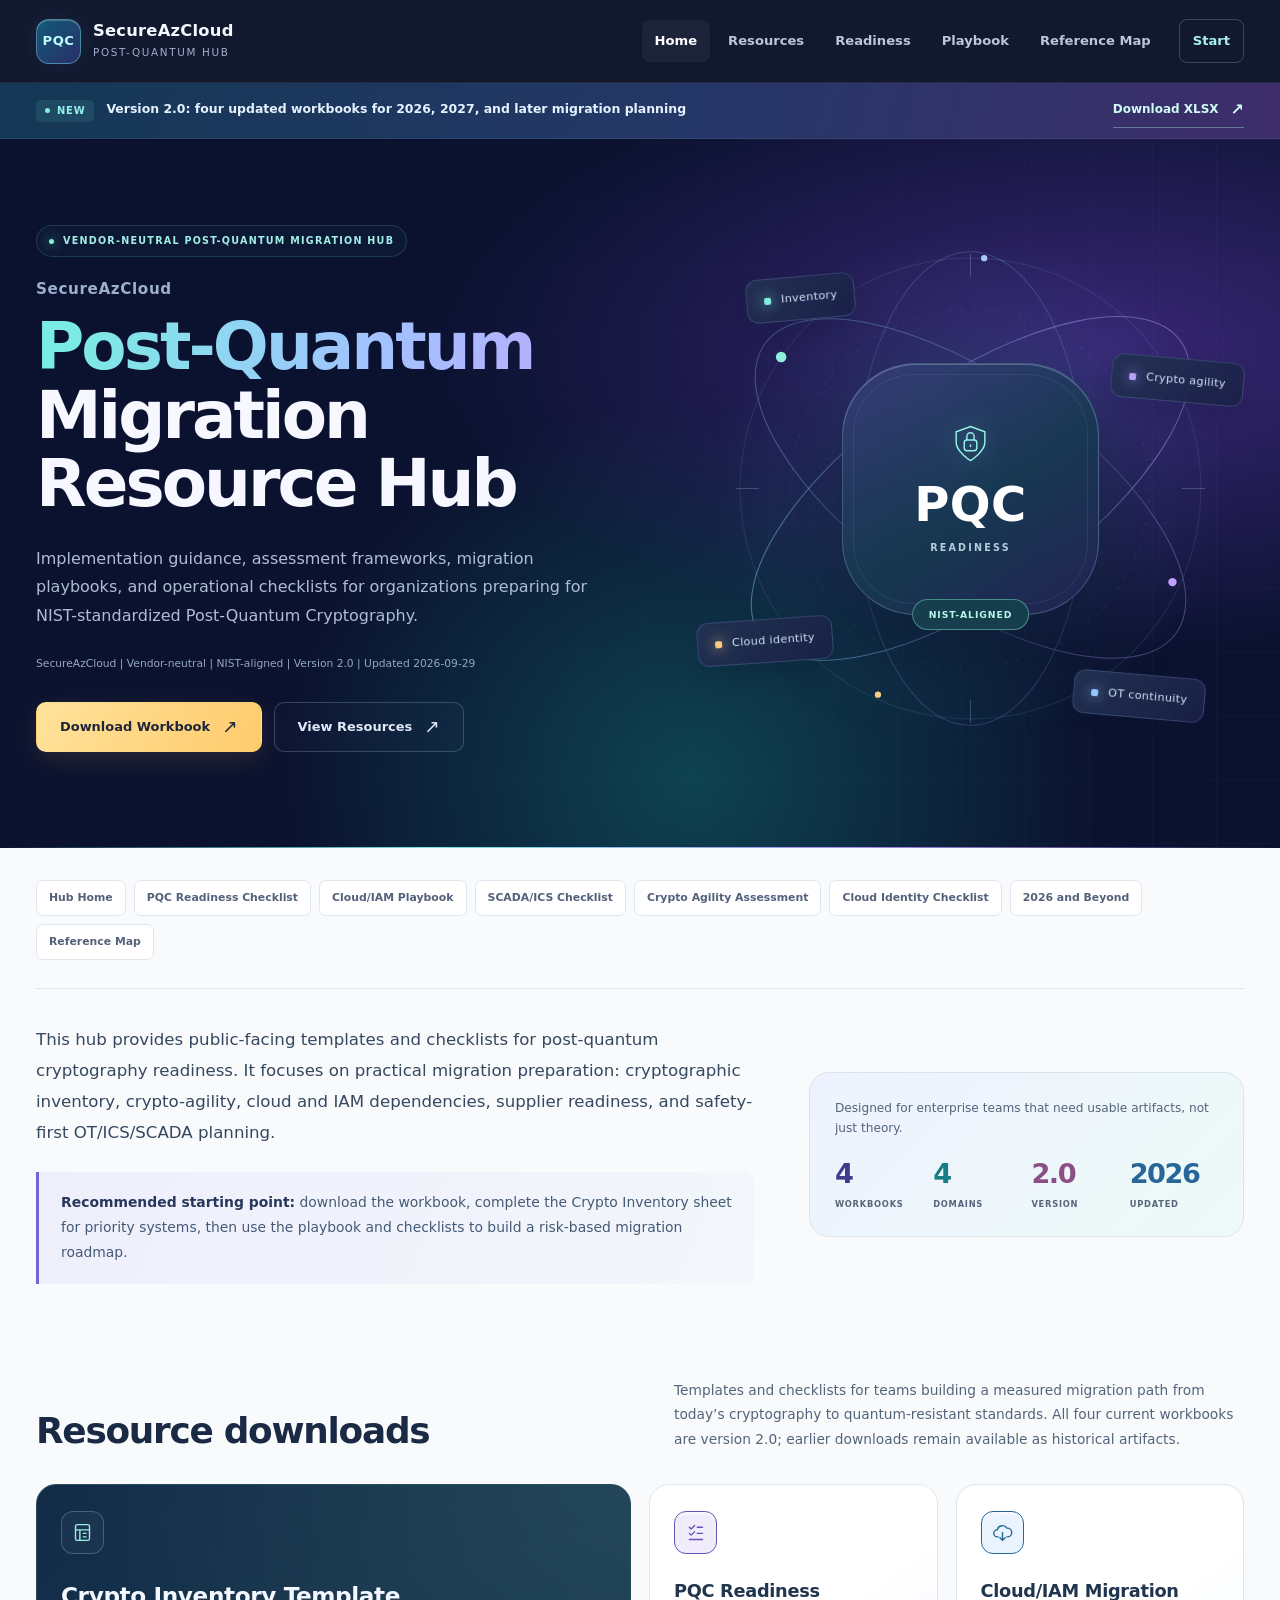
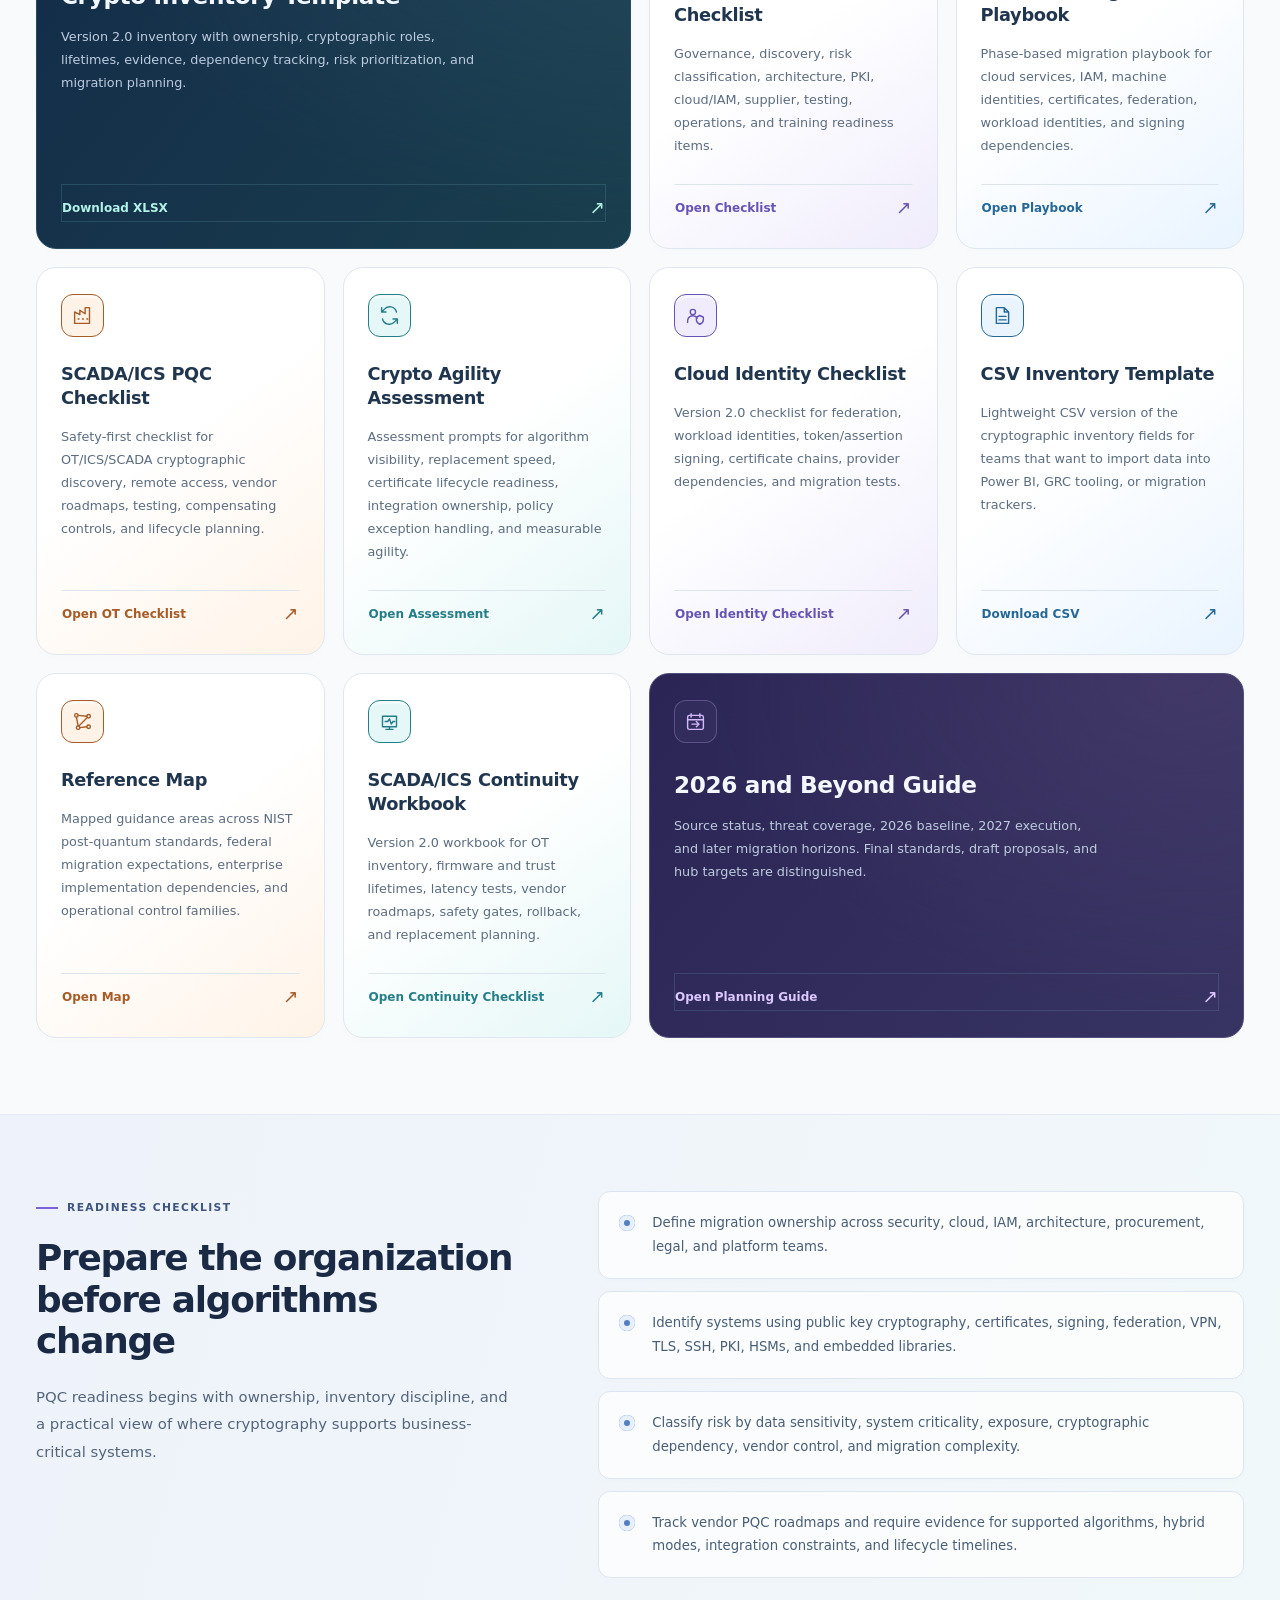
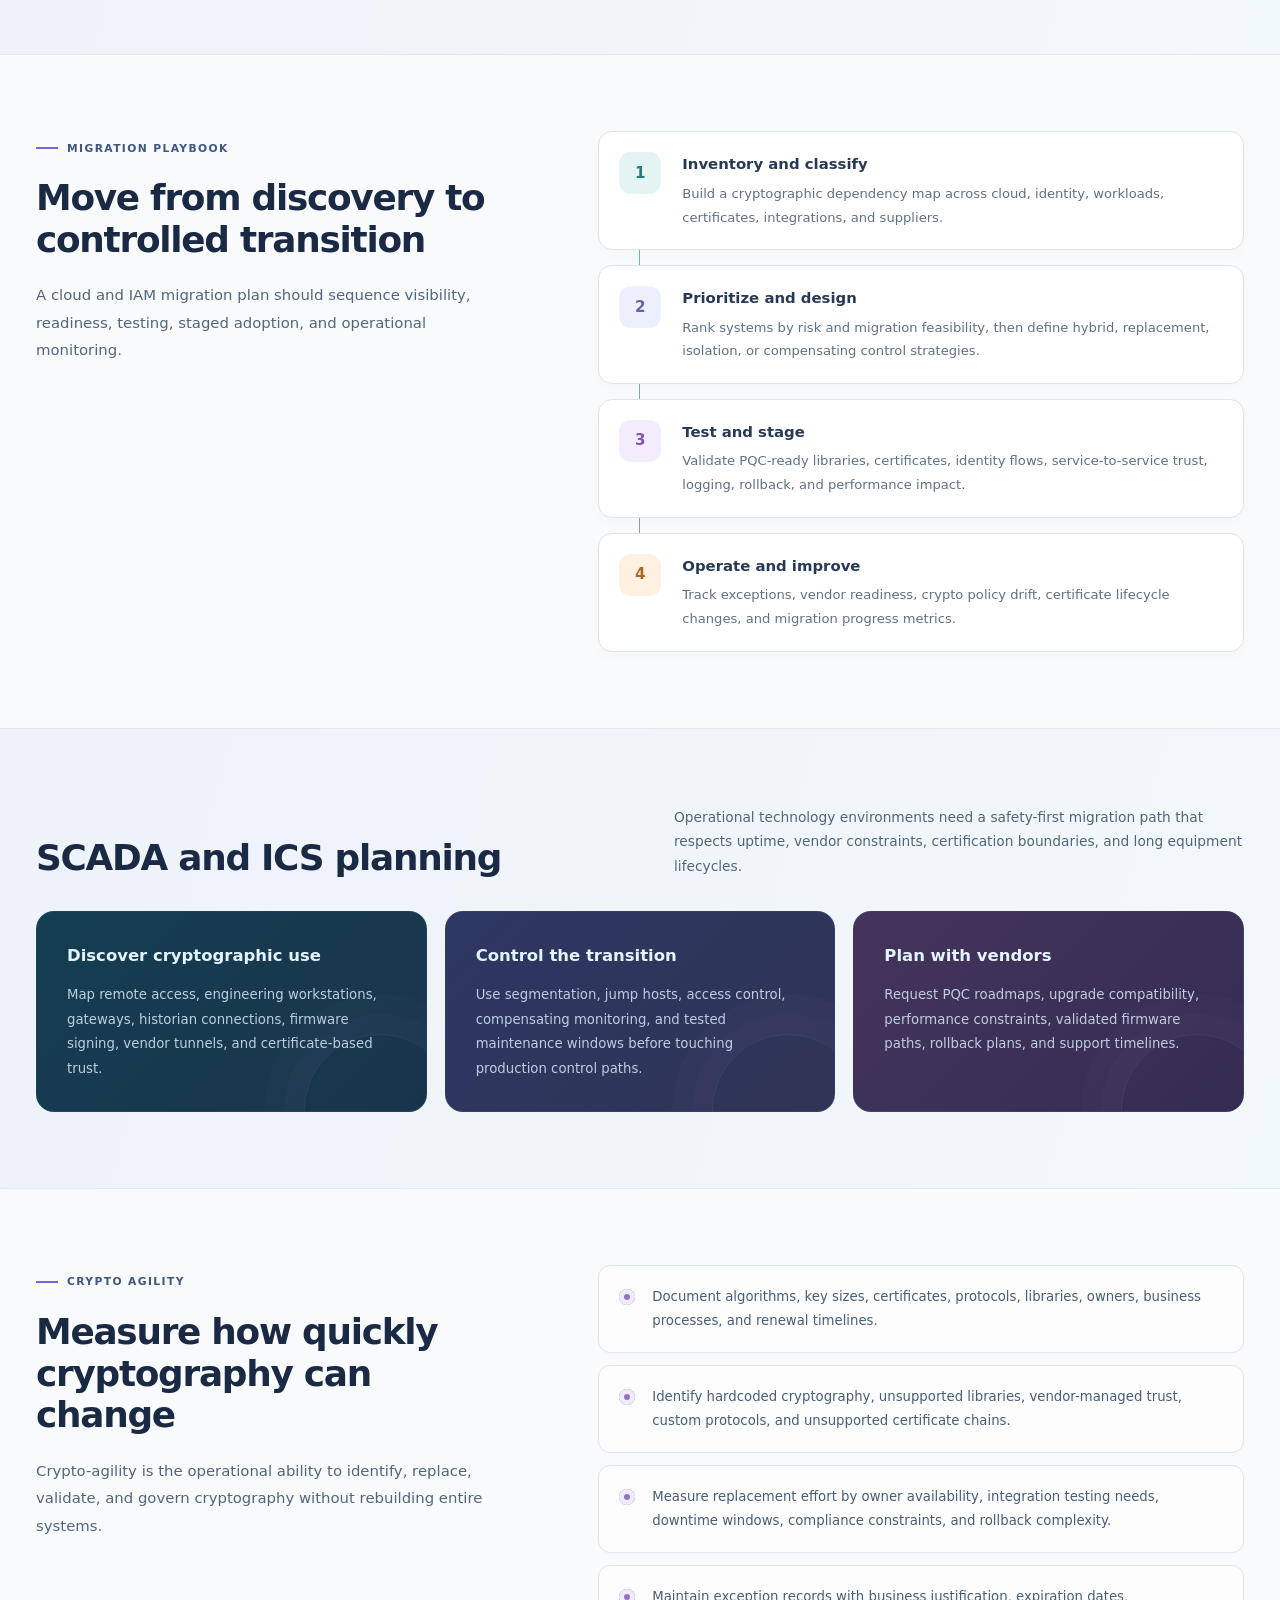
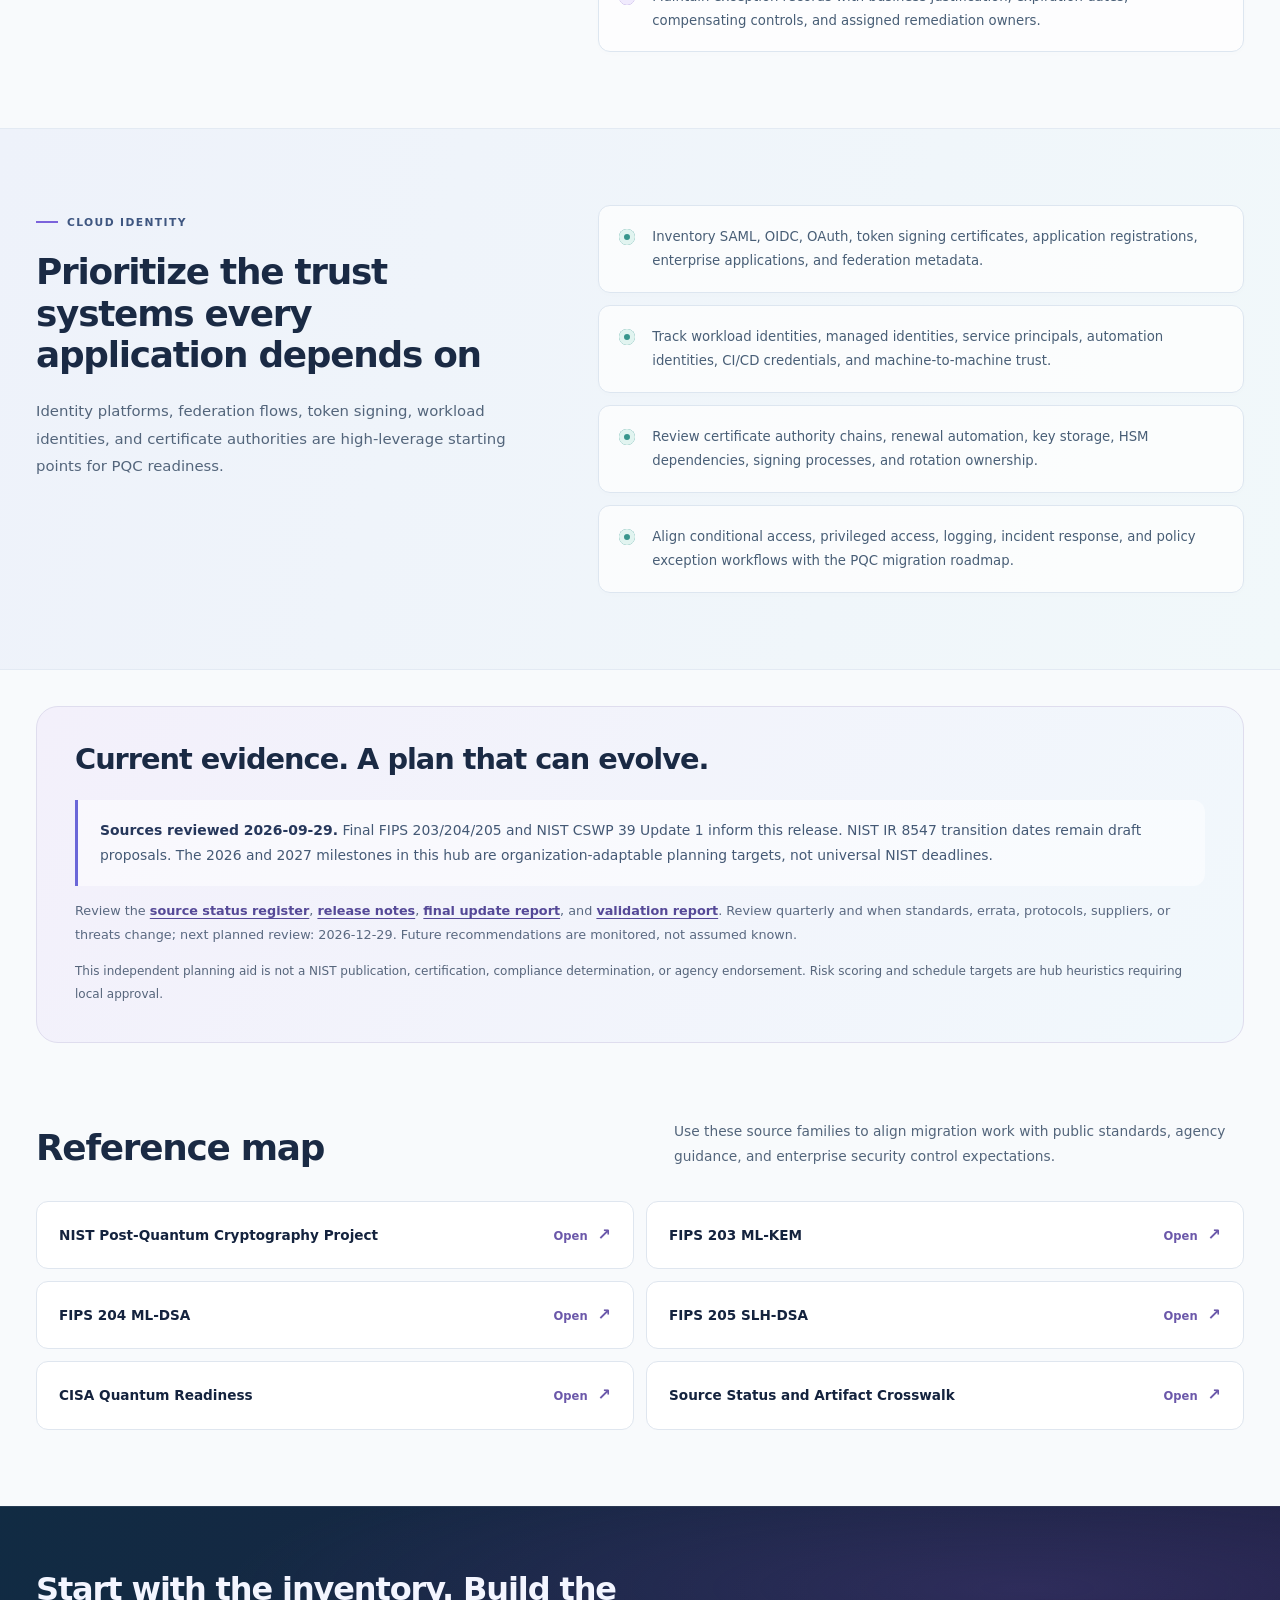
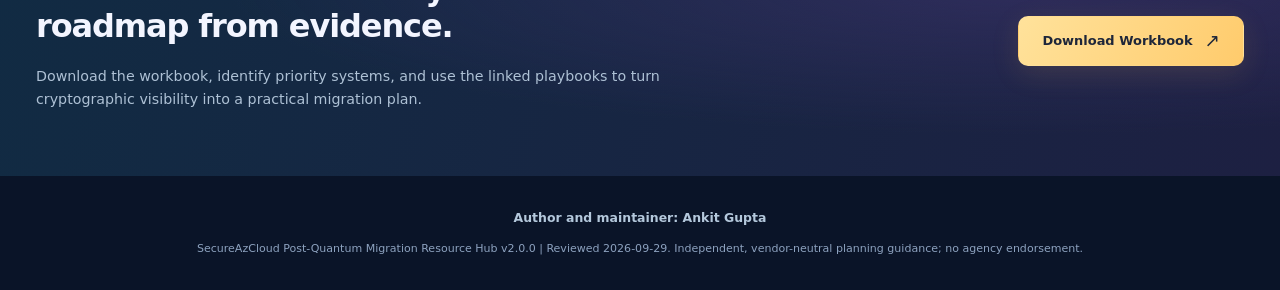
<file: index.html>
<!DOCTYPE html>
<html lang="en">
<head>
  <meta charset="utf-8" />
  <meta name="viewport" content="width=device-width, initial-scale=1" />
  <title>SecureAzCloud Post-Quantum Migration Resource Hub</title>
  <meta
    name="description"
    content="Vendor-neutral post-quantum cryptography readiness templates, checklists, playbooks, and reference guidance for enterprise cloud, identity, SCADA/ICS, and critical infrastructure environments."
  />
  <link rel="stylesheet" href="assets/home.css?v=20260929-2" />
<meta name="author" content="Ankit Gupta">
</head>
<body>
  <header class="topbar">
    <nav class="nav" aria-label="Primary navigation">
      <a class="brand" href="#home" aria-label="SecureAzCloud Post-Quantum Migration Resource Hub home">
        <span class="brand-mark">PQC</span>
        <span>
          <strong>SecureAzCloud</strong>
          <span>Post-Quantum Hub</span>
        </span>
      </a>
      <div class="nav-links">
        <a class="active" href="#home">Home</a>
        <a href="#downloads">Resources</a>
        <a href="#readiness">Readiness</a>
        <a href="#playbook">Playbook</a>
        <a href="#reference-map">Reference Map</a>
        <a href="#start">Start</a>
      </div>
    </nav>
  </header>

  <aside class="announcement" aria-label="Hub update">
    <div class="announcement-inner">
      <div><span class="new-pill">New</span>Version 2.0: four updated workbooks for 2026, 2027, and later migration planning</div>
      <a class="download" href="downloads/secureazcloud-pqc-crypto-inventory-template-v2.0.xlsx">Download XLSX</a>
    </div>
  </aside>

  <section id="home" class="hero">
    <div class="hero-inner">
      <div data-reveal>
        <div class="eyebrow">Vendor-neutral post-quantum migration hub</div>
        <h1><span class="hero-brand">SecureAzCloud</span> <span class="accent">Post-Quantum</span> Migration<br /> Resource Hub</h1>
        <p class="hero-copy">
          Implementation guidance, assessment frameworks, migration playbooks, and operational checklists for organizations preparing for NIST-standardized Post-Quantum Cryptography.
        </p>
        <div class="meta-line">
          SecureAzCloud | Vendor-neutral | NIST-aligned | Version 2.0 | Updated 2026-09-29
        </div>
        <div class="hero-actions">
          <a class="btn btn-primary" href="downloads/secureazcloud-pqc-crypto-inventory-template-v2.0.xlsx">Download Workbook</a>
          <a class="btn btn-secondary" href="#downloads">View Resources</a>
        </div>
      </div>

      <div class="hero-visual" aria-hidden="true" data-reveal>
        <svg class="orbit-art" viewBox="0 0 520 520" fill="none" xmlns="http://www.w3.org/2000/svg">
          <defs>
            <linearGradient id="orbit-gradient" x1="20" y1="50" x2="500" y2="450" gradientUnits="userSpaceOnUse"><stop stop-color="#6de9da"/><stop offset=".5" stop-color="#8ea3fa"/><stop offset="1" stop-color="#c698f9"/></linearGradient>
            <radialGradient id="orbit-glow"><stop stop-color="#5fcce5" stop-opacity=".15"/><stop offset="1" stop-color="#5fcce5" stop-opacity="0"/></radialGradient>
          </defs>
          <circle cx="260" cy="260" r="245" fill="url(#orbit-glow)"/>
          <circle cx="260" cy="260" r="219" stroke="#95b9ee" stroke-opacity=".12"/>
          <circle cx="260" cy="260" r="170" stroke="#95b9ee" stroke-opacity=".1" stroke-dasharray="3 8"/>
          <g class="orbit-lines" stroke="url(#orbit-gradient)" stroke-width="1">
            <ellipse cx="260" cy="260" rx="244" ry="103" transform="rotate(-35 260 260)" stroke-opacity=".48"/>
            <ellipse cx="260" cy="260" rx="239" ry="104" transform="rotate(35 260 260)" stroke-opacity=".35"/>
            <ellipse cx="260" cy="260" rx="225" ry="110" transform="rotate(90 260 260)" stroke-opacity=".22"/>
          </g>
          <g class="orbit-dots"><circle cx="80" cy="135" r="5" fill="#8df3e0"/><circle cx="452" cy="349" r="4" fill="#c4a2ff"/><circle cx="273" cy="41" r="3" fill="#a9c8ff"/><circle cx="172" cy="456" r="3" fill="#ffd183"/></g>
          <path d="M37 260h22m402 0h22M260 37v22m0 402v22" stroke="#bcd4f5" stroke-opacity=".25"/>
        </svg>
        <div class="quantum-card">
          <div class="hex">
            <svg class="shield-icon" viewBox="0 0 48 48" fill="none" stroke="currentColor" stroke-width="1.6"><path d="M24 5 40 11v12c0 10-16 20-16 20S8 33 8 23V11L24 5Z"/><rect x="17" y="20" width="14" height="12" rx="3"/><path d="M20 20v-4a4 4 0 0 1 8 0v4M24 25v3"/></svg>
            <strong>PQC</strong><span>Readiness</span>
          </div>
          <div class="visual-badge">NIST-aligned</div>
        </div>
        <div class="orbit-label one">Inventory</div>
        <div class="orbit-label two">Crypto agility</div>
        <div class="orbit-label three">Cloud identity</div>
        <div class="orbit-label four">OT continuity</div>
      </div>
    </div>
  </section>

  <main>
    <section class="section" aria-label="Hub overview">
      <div class="quick-nav" data-reveal>
        <a href="#home">Hub Home</a>
        <a href="resources/pqc-readiness-checklist.html">PQC Readiness Checklist</a>
        <a href="resources/cloud-iam-migration-playbook.html">Cloud/IAM Playbook</a>
        <a href="resources/scada-ics-pqc-checklist.html">SCADA/ICS Checklist</a>
        <a href="resources/crypto-agility-assessment-template.html">Crypto Agility Assessment</a>
        <a href="resources/pqc-cloud-workload-identity-migration-checklist.html">Cloud Identity Checklist</a>
        <a href="resources/nist-2026-and-beyond.html">2026 and Beyond</a>
        <a href="#reference-map">Reference Map</a>
      </div>

      <div class="intro">
        <div data-reveal>
          <p class="lead">
            This hub provides public-facing templates and checklists for post-quantum cryptography readiness. It focuses on practical migration preparation: cryptographic inventory, crypto-agility, cloud and IAM dependencies, supplier readiness, and safety-first OT/ICS/SCADA planning.
          </p>
          <div class="callout">
            <strong>Recommended starting point:</strong> download the workbook, complete the Crypto Inventory sheet for priority systems, then use the playbook and checklists to build a risk-based migration roadmap.
          </div>
        </div>

        <aside class="status-box" data-reveal aria-label="Hub scope summary">
          <p>Designed for enterprise teams that need usable artifacts, not just theory.</p>
          <div class="status-grid">
            <div class="status-item"><strong>4</strong><span>Workbooks</span></div>
            <div class="status-item"><strong>4</strong><span>Domains</span></div>
            <div class="status-item"><strong>2.0</strong><span>Version</span></div>
            <div class="status-item"><strong>2026</strong><span>Updated</span></div>
          </div>
        </aside>
      </div>
    </section>

    <section id="downloads" class="section">
      <div class="section-head" data-reveal>
        <h2>Resource downloads</h2>
        <p>Templates and checklists for teams building a measured migration path from today’s cryptography to quantum-resistant standards. All four current workbooks are version 2.0; earlier downloads remain available as historical artifacts.</p>
      </div>

      <div class="resource-grid">
        <article class="resource" data-reveal>
          <div class="resource-icon" aria-hidden="true"><svg viewBox="0 0 24 24" fill="none" stroke="currentColor" stroke-width="1.6" stroke-linecap="round" stroke-linejoin="round"><rect x="4" y="3" width="16" height="18" rx="2"/><path d="M4 9h16M9 9v12M13 13h3m-3 4h3"/></svg></div>
          <h3>Crypto Inventory Template</h3>
          <p>Version 2.0 inventory with ownership, cryptographic roles, lifetimes, evidence, dependency tracking, risk prioritization, and migration planning.</p>
          <a class="btn" href="downloads/secureazcloud-pqc-crypto-inventory-template-v2.0.xlsx">Download XLSX</a>
        </article>

        <article id="readiness" class="resource" data-reveal>
          <div class="resource-icon" aria-hidden="true"><svg viewBox="0 0 24 24" fill="none" stroke="currentColor" stroke-width="1.6" stroke-linecap="round" stroke-linejoin="round"><path d="m5 6 2 2 4-4m-6 9 2 2 4-4M14 6h6m-6 7h6M5 20h15"/></svg></div>
          <h3>PQC Readiness Checklist</h3>
          <p>Governance, discovery, risk classification, architecture, PKI, cloud/IAM, supplier, testing, operations, and training readiness items.</p>
          <a class="btn" href="resources/pqc-readiness-checklist.html">Open Checklist</a>
        </article>

        <article id="playbook" class="resource" data-reveal>
          <div class="resource-icon" aria-hidden="true"><svg viewBox="0 0 24 24" fill="none" stroke="currentColor" stroke-width="1.6" stroke-linecap="round" stroke-linejoin="round"><path d="M7 17H6a4 4 0 0 1 0-8 6 6 0 0 1 11-2 5 5 0 0 1 1 10h-1M12 12v9m-3-3 3 3 3-3"/></svg></div>
          <h3>Cloud/IAM Migration Playbook</h3>
          <p>Phase-based migration playbook for cloud services, IAM, machine identities, certificates, federation, workload identities, and signing dependencies.</p>
          <a class="btn" href="resources/cloud-iam-migration-playbook.html">Open Playbook</a>
        </article>

        <article id="scada" class="resource" data-reveal>
          <div class="resource-icon" aria-hidden="true"><svg viewBox="0 0 24 24" fill="none" stroke="currentColor" stroke-width="1.6" stroke-linecap="round" stroke-linejoin="round"><path d="M3 21V8l6 3V6l6 4V3h5v18H3Z"/><path d="M7 16h1m4 0h1m4 0h1"/></svg></div>
          <h3>SCADA/ICS PQC Checklist</h3>
          <p>Safety-first checklist for OT/ICS/SCADA cryptographic discovery, remote access, vendor roadmaps, testing, compensating controls, and lifecycle planning.</p>
          <a class="btn" href="resources/scada-ics-pqc-checklist.html">Open OT Checklist</a>
        </article>

        <article id="agility" class="resource" data-reveal>
          <div class="resource-icon" aria-hidden="true"><svg viewBox="0 0 24 24" fill="none" stroke="currentColor" stroke-width="1.6" stroke-linecap="round" stroke-linejoin="round"><path d="M20 8a8 8 0 0 0-14-3L3 8m0-5v5h5M4 16a8 8 0 0 0 14 3l3-3m0 5v-5h-5"/></svg></div>
          <h3>Crypto Agility Assessment</h3>
          <p>Assessment prompts for algorithm visibility, replacement speed, certificate lifecycle readiness, integration ownership, policy exception handling, and measurable agility.</p>
          <a class="btn" href="resources/crypto-agility-assessment-template.html">Open Assessment</a>
        </article>

        <article id="identity" class="resource" data-reveal>
          <div class="resource-icon" aria-hidden="true"><svg viewBox="0 0 24 24" fill="none" stroke="currentColor" stroke-width="1.6" stroke-linecap="round" stroke-linejoin="round"><circle cx="9" cy="8" r="3"/><path d="M3 20v-2a6 6 0 0 1 11-3M17 12l4 2v3c0 3-4 5-4 5s-4-2-4-5v-3l4-2Z"/></svg></div>
          <h3>Cloud Identity Checklist</h3>
          <p>Version 2.0 checklist for federation, workload identities, token/assertion signing, certificate chains, provider dependencies, and migration tests.</p>
          <a class="btn" href="resources/pqc-cloud-workload-identity-migration-checklist.html">Open Identity Checklist</a>
        </article>

        <article class="resource" data-reveal>
          <div class="resource-icon" aria-hidden="true"><svg viewBox="0 0 24 24" fill="none" stroke="currentColor" stroke-width="1.6" stroke-linecap="round" stroke-linejoin="round"><path d="M14 3H5v18h14V8l-5-5Zm0 0v5h5M8 13h8M8 17h8"/></svg></div>
          <h3>CSV Inventory Template</h3>
          <p>Lightweight CSV version of the cryptographic inventory fields for teams that want to import data into Power BI, GRC tooling, or migration trackers.</p>
          <a class="btn" href="downloads/secureazcloud-pqc-crypto-inventory-template-v2.0.csv">Download CSV</a>
        </article>

        <article class="resource" data-reveal>
          <div class="resource-icon" aria-hidden="true"><svg viewBox="0 0 24 24" fill="none" stroke="currentColor" stroke-width="1.6" stroke-linecap="round" stroke-linejoin="round"><circle cx="5" cy="5" r="2"/><circle cx="19" cy="6" r="2"/><circle cx="7" cy="19" r="2"/><circle cx="19" cy="18" r="2"/><path d="m7 5 10 1M5 7l2 10m2 2 8-1M8 17 17 8"/></svg></div>
          <h3>Reference Map</h3>
          <p>Mapped guidance areas across NIST post-quantum standards, federal migration expectations, enterprise implementation dependencies, and operational control families.</p>
          <a class="btn" href="#reference-map">Open Map</a>
        </article>

        <article class="resource" data-reveal>
          <div class="resource-icon" aria-hidden="true"><svg viewBox="0 0 24 24" fill="none" stroke="currentColor" stroke-width="1.6" stroke-linecap="round" stroke-linejoin="round"><path d="M4 6h16v12H4V6Zm4 15h8M12 18v3M7 12h3l2-3 2 6 2-3h2"/></svg></div>
          <h3>SCADA/ICS Continuity Workbook</h3>
          <p>Version 2.0 workbook for OT inventory, firmware and trust lifetimes, latency tests, vendor roadmaps, safety gates, rollback, and replacement planning.</p>
          <a class="btn" href="resources/scada-ics-pqc-migration-continuity-checklist.html">Open Continuity Checklist</a>
        </article>
        <article class="resource" data-reveal>
          <div class="resource-icon" aria-hidden="true"><svg viewBox="0 0 24 24" fill="none" stroke="currentColor" stroke-width="1.6" stroke-linecap="round" stroke-linejoin="round"><rect x="3" y="5" width="18" height="16" rx="2"/><path d="M7 3v4m10-4v4M3 10h18M8 15h8m-3-3 3 3-3 3"/></svg></div>
          <h3>2026 and Beyond Guide</h3>
          <p>Source status, threat coverage, 2026 baseline, 2027 execution, and later migration horizons. Final standards, draft proposals, and hub targets are distinguished.</p>
          <a class="btn" href="resources/nist-2026-and-beyond.html">Open Planning Guide</a>
        </article>
      </div>
    </section>

    <section class="band">
      <div class="section two-col" id="readiness-detail">
        <div data-reveal>
          <div class="eyebrow">Readiness checklist</div>
          <h2>Prepare the organization before algorithms change</h2>
          <p class="lead">
            PQC readiness begins with ownership, inventory discipline, and a practical view of where cryptography supports business-critical systems.
          </p>
        </div>
        <ul class="feature-list" data-reveal>
          <li>Define migration ownership across security, cloud, IAM, architecture, procurement, legal, and platform teams.</li>
          <li>Identify systems using public key cryptography, certificates, signing, federation, VPN, TLS, SSH, PKI, HSMs, and embedded libraries.</li>
          <li>Classify risk by data sensitivity, system criticality, exposure, cryptographic dependency, vendor control, and migration complexity.</li>
          <li>Track vendor PQC roadmaps and require evidence for supported algorithms, hybrid modes, integration constraints, and lifecycle timelines.</li>
        </ul>
      </div>
    </section>

    <section class="section two-col" id="playbook-detail">
      <div data-reveal>
        <div class="eyebrow">Migration playbook</div>
        <h2>Move from discovery to controlled transition</h2>
        <p class="lead">
          A cloud and IAM migration plan should sequence visibility, readiness, testing, staged adoption, and operational monitoring.
        </p>
      </div>
      <div class="timeline" data-reveal>
        <div class="step">
          <div class="step-num">1</div>
          <div><strong>Inventory and classify</strong><p>Build a cryptographic dependency map across cloud, identity, workloads, certificates, integrations, and suppliers.</p></div>
        </div>
        <div class="step">
          <div class="step-num">2</div>
          <div><strong>Prioritize and design</strong><p>Rank systems by risk and migration feasibility, then define hybrid, replacement, isolation, or compensating control strategies.</p></div>
        </div>
        <div class="step">
          <div class="step-num">3</div>
          <div><strong>Test and stage</strong><p>Validate PQC-ready libraries, certificates, identity flows, service-to-service trust, logging, rollback, and performance impact.</p></div>
        </div>
        <div class="step">
          <div class="step-num">4</div>
          <div><strong>Operate and improve</strong><p>Track exceptions, vendor readiness, crypto policy drift, certificate lifecycle changes, and migration progress metrics.</p></div>
        </div>
      </div>
    </section>

    <section class="band">
      <div class="section" id="scada-detail">
        <div class="section-head" data-reveal>
          <h2>SCADA and ICS planning</h2>
          <p>Operational technology environments need a safety-first migration path that respects uptime, vendor constraints, certification boundaries, and long equipment lifecycles.</p>
        </div>
        <div class="matrix">
          <div class="matrix-item" data-reveal>
            <strong>Discover cryptographic use</strong>
            <p>Map remote access, engineering workstations, gateways, historian connections, firmware signing, vendor tunnels, and certificate-based trust.</p>
          </div>
          <div class="matrix-item" data-reveal>
            <strong>Control the transition</strong>
            <p>Use segmentation, jump hosts, access control, compensating monitoring, and tested maintenance windows before touching production control paths.</p>
          </div>
          <div class="matrix-item" data-reveal>
            <strong>Plan with vendors</strong>
            <p>Request PQC roadmaps, upgrade compatibility, performance constraints, validated firmware paths, rollback plans, and support timelines.</p>
          </div>
        </div>
      </div>
    </section>

    <section class="section two-col" id="agility-detail">
      <div data-reveal>
        <div class="eyebrow">Crypto agility</div>
        <h2>Measure how quickly cryptography can change</h2>
        <p class="lead">
          Crypto-agility is the operational ability to identify, replace, validate, and govern cryptography without rebuilding entire systems.
        </p>
      </div>
      <ul class="feature-list" data-reveal>
        <li>Document algorithms, key sizes, certificates, protocols, libraries, owners, business processes, and renewal timelines.</li>
        <li>Identify hardcoded cryptography, unsupported libraries, vendor-managed trust, custom protocols, and unsupported certificate chains.</li>
        <li>Measure replacement effort by owner availability, integration testing needs, downtime windows, compliance constraints, and rollback complexity.</li>
        <li>Maintain exception records with business justification, expiration dates, compensating controls, and assigned remediation owners.</li>
      </ul>
    </section>

    <section class="band">
      <div class="section two-col" id="identity-detail">
        <div data-reveal>
          <div class="eyebrow">Cloud identity</div>
          <h2>Prioritize the trust systems every application depends on</h2>
          <p class="lead">
            Identity platforms, federation flows, token signing, workload identities, and certificate authorities are high-leverage starting points for PQC readiness.
          </p>
        </div>
        <ul class="feature-list" data-reveal>
          <li>Inventory SAML, OIDC, OAuth, token signing certificates, application registrations, enterprise applications, and federation metadata.</li>
          <li>Track workload identities, managed identities, service principals, automation identities, CI/CD credentials, and machine-to-machine trust.</li>
          <li>Review certificate authority chains, renewal automation, key storage, HSM dependencies, signing processes, and rotation ownership.</li>
          <li>Align conditional access, privileged access, logging, incident response, and policy exception workflows with the PQC migration roadmap.</li>
        </ul>
      </div>
    </section>

    <section class="section" id="currency">
      <h2>Current evidence. A plan that can evolve.</h2>
      <div class="callout"><strong>Sources reviewed 2026-09-29.</strong> Final FIPS 203/204/205 and NIST CSWP 39 Update 1 inform this release. NIST IR 8547 transition dates remain draft proposals. The 2026 and 2027 milestones in this hub are organization-adaptable planning targets, not universal NIST deadlines.</div>
      <p>Review the <a href="resources/reference-map.html"><strong>source status register</strong></a>, <a href="https://github.com/CyberAutomationX/Post-Quantum-Migration-Hub/blob/main/release-notes-v2.0.0.md"><strong>release notes</strong></a>, <a href="https://github.com/CyberAutomationX/Post-Quantum-Migration-Hub/blob/main/FINAL-REPORT-v2.0.0.md"><strong>final update report</strong></a>, and <a href="https://github.com/CyberAutomationX/Post-Quantum-Migration-Hub/blob/main/VALIDATION-REPORT.md"><strong>validation report</strong></a>. Review quarterly and when standards, errata, protocols, suppliers, or threats change; next planned review: 2026-12-29. Future recommendations are monitored, not assumed known.</p>
      <p>This independent planning aid is not a NIST publication, certification, compliance determination, or agency endorsement. Risk scoring and schedule targets are hub heuristics requiring local approval.</p>
    </section>
    <section class="section" id="reference-map">
      <div class="section-head" data-reveal>
        <h2>Reference map</h2>
        <p>Use these source families to align migration work with public standards, agency guidance, and enterprise security control expectations.</p>
      </div>
      <div class="reference" data-reveal>
        <a href="https://csrc.nist.gov/projects/post-quantum-cryptography" rel="noopener noreferrer"><strong>NIST Post-Quantum Cryptography Project</strong><span>Open</span></a>
        <a href="https://csrc.nist.gov/pubs/fips/203/final" rel="noopener noreferrer"><strong>FIPS 203 ML-KEM</strong><span>Open</span></a>
        <a href="https://csrc.nist.gov/pubs/fips/204/final" rel="noopener noreferrer"><strong>FIPS 204 ML-DSA</strong><span>Open</span></a>
        <a href="https://csrc.nist.gov/pubs/fips/205/final" rel="noopener noreferrer"><strong>FIPS 205 SLH-DSA</strong><span>Open</span></a>
        <a href="https://www.cisa.gov/quantum" rel="noopener noreferrer"><strong>CISA Quantum Readiness</strong><span>Open</span></a>
        <a href="resources/reference-map.html"><strong>Source Status and Artifact Crosswalk</strong><span>Open</span></a>
      </div>
    </section>
  </main>

  <section id="start" class="final">
    <div class="section">
      <div data-reveal>
        <h2>Start with the inventory. Build the roadmap from evidence.</h2>
        <p>Download the workbook, identify priority systems, and use the linked playbooks to turn cryptographic visibility into a practical migration plan.</p>
      </div>
      <a class="btn btn-primary" href="downloads/secureazcloud-pqc-crypto-inventory-template-v2.0.xlsx">Download Workbook</a>
    </div>
  </section>

  <footer>
  <p>Author and maintainer: Ankit Gupta</p>
    SecureAzCloud Post-Quantum Migration Resource Hub v2.0.0 | Reviewed 2026-09-29. Independent, vendor-neutral planning guidance; no agency endorsement.
  </footer>

  <script>
    if ("IntersectionObserver" in window && !window.matchMedia("(prefers-reduced-motion: reduce)").matches) {
      const observer = new IntersectionObserver((entries) => {
        entries.forEach((entry) => {
          if (entry.isIntersecting) {
            entry.target.classList.add("reveal-ready");
            observer.unobserve(entry.target);
          }
        });
      }, { threshold: 0.08 });
      document.querySelectorAll("[data-reveal]").forEach((element) => observer.observe(element));
    }
  </script>
</body>
</html>
</file>
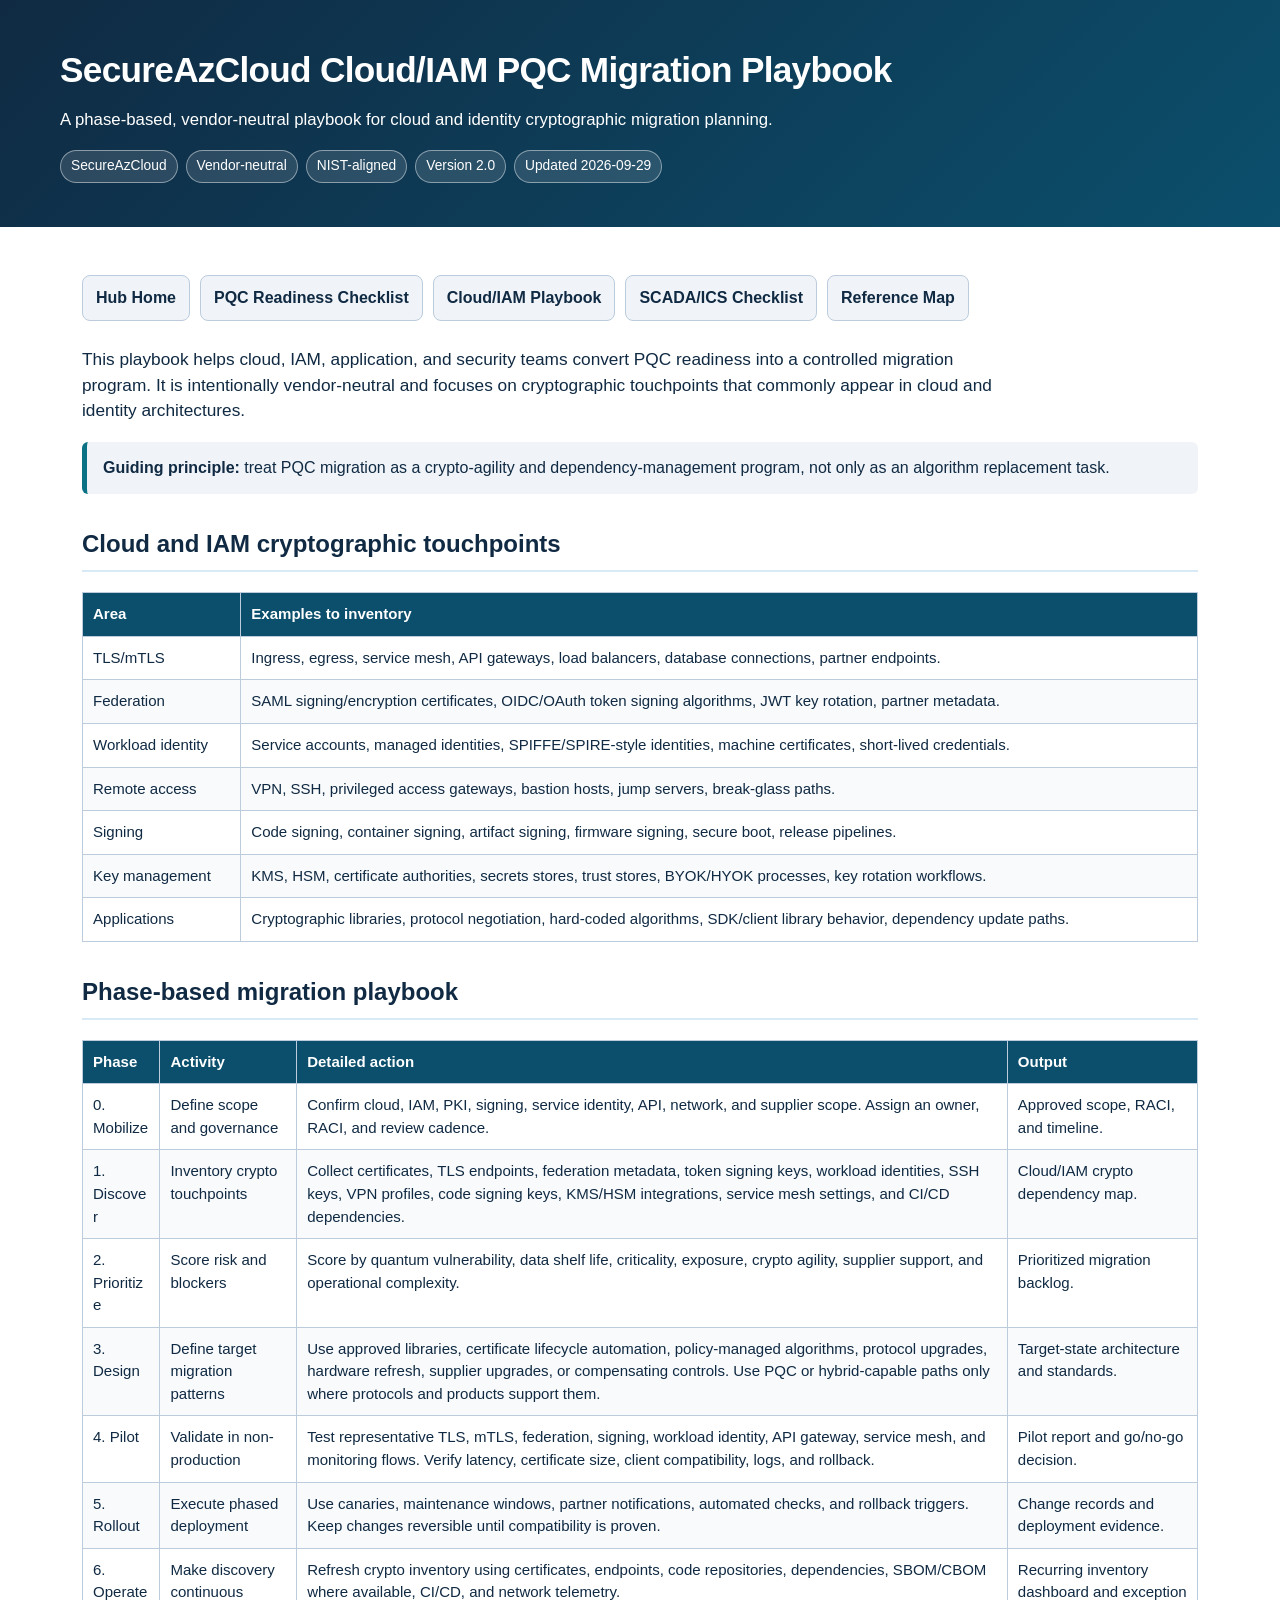
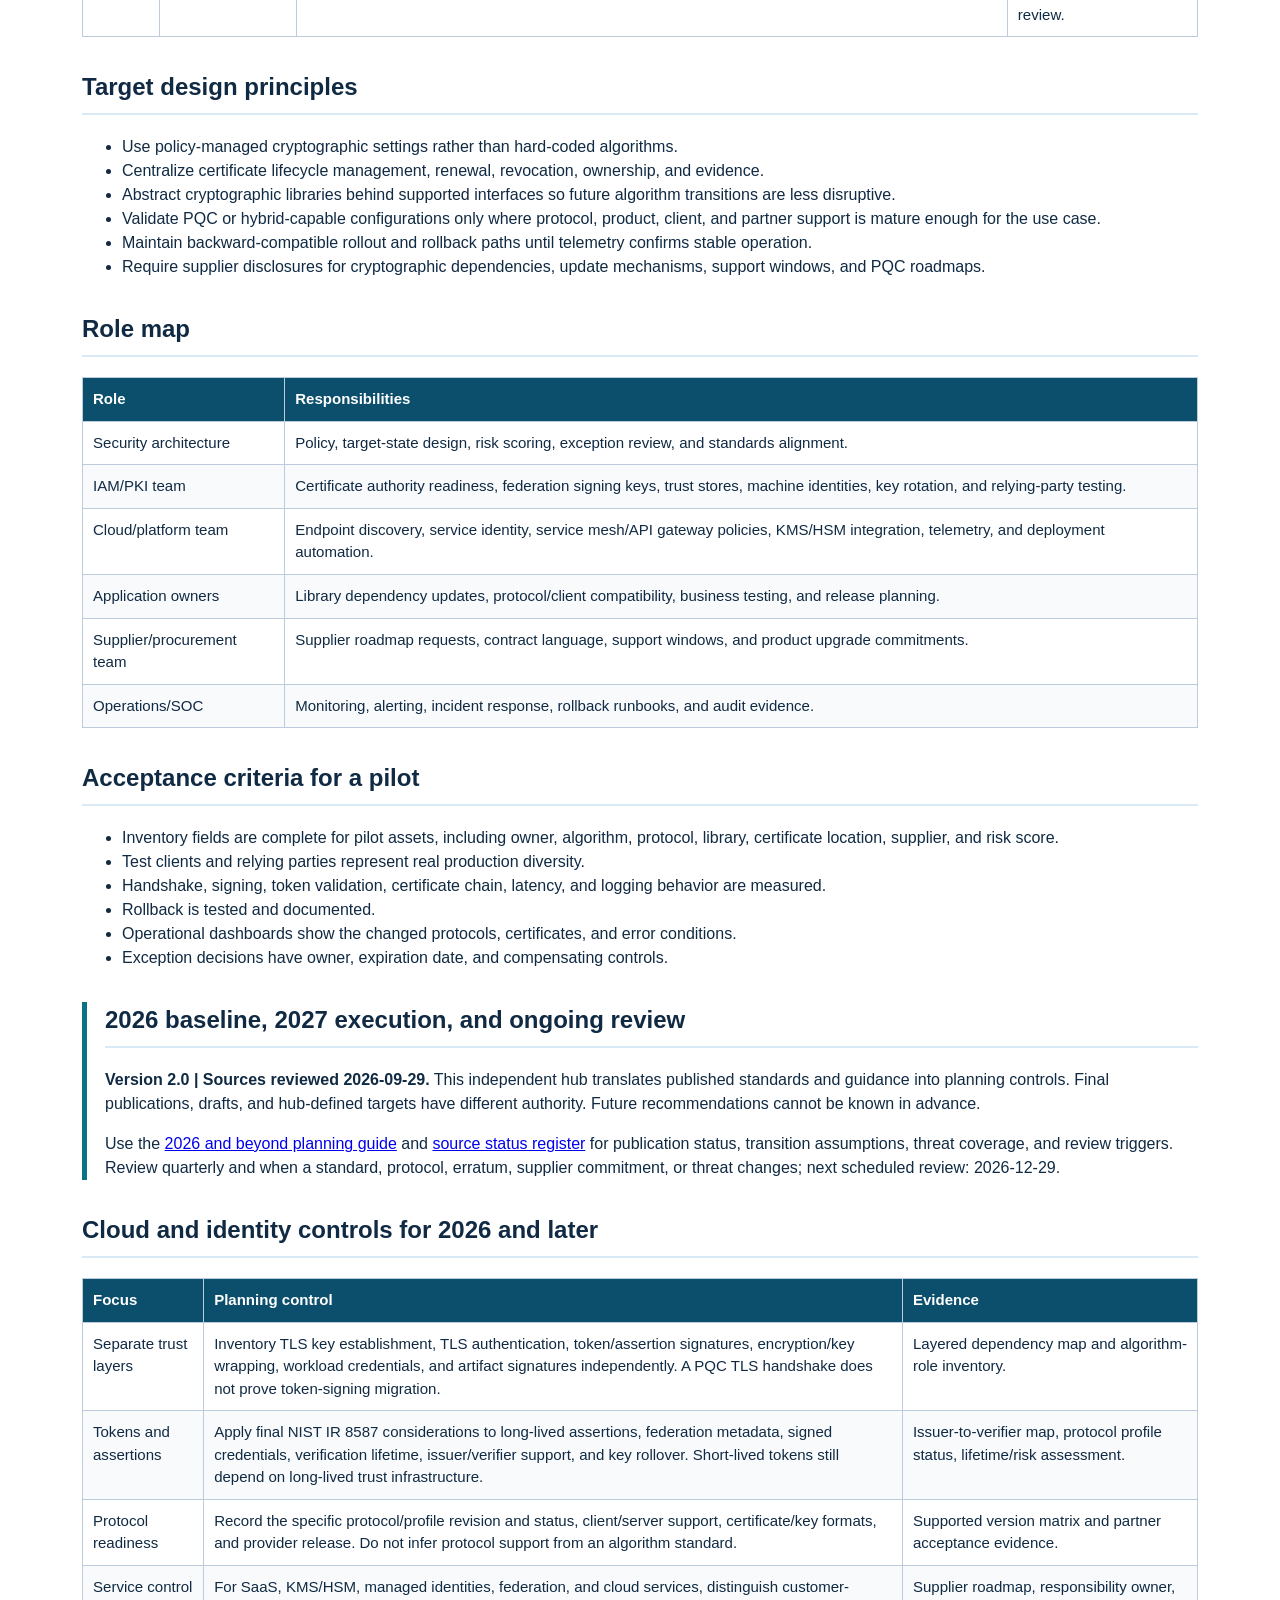
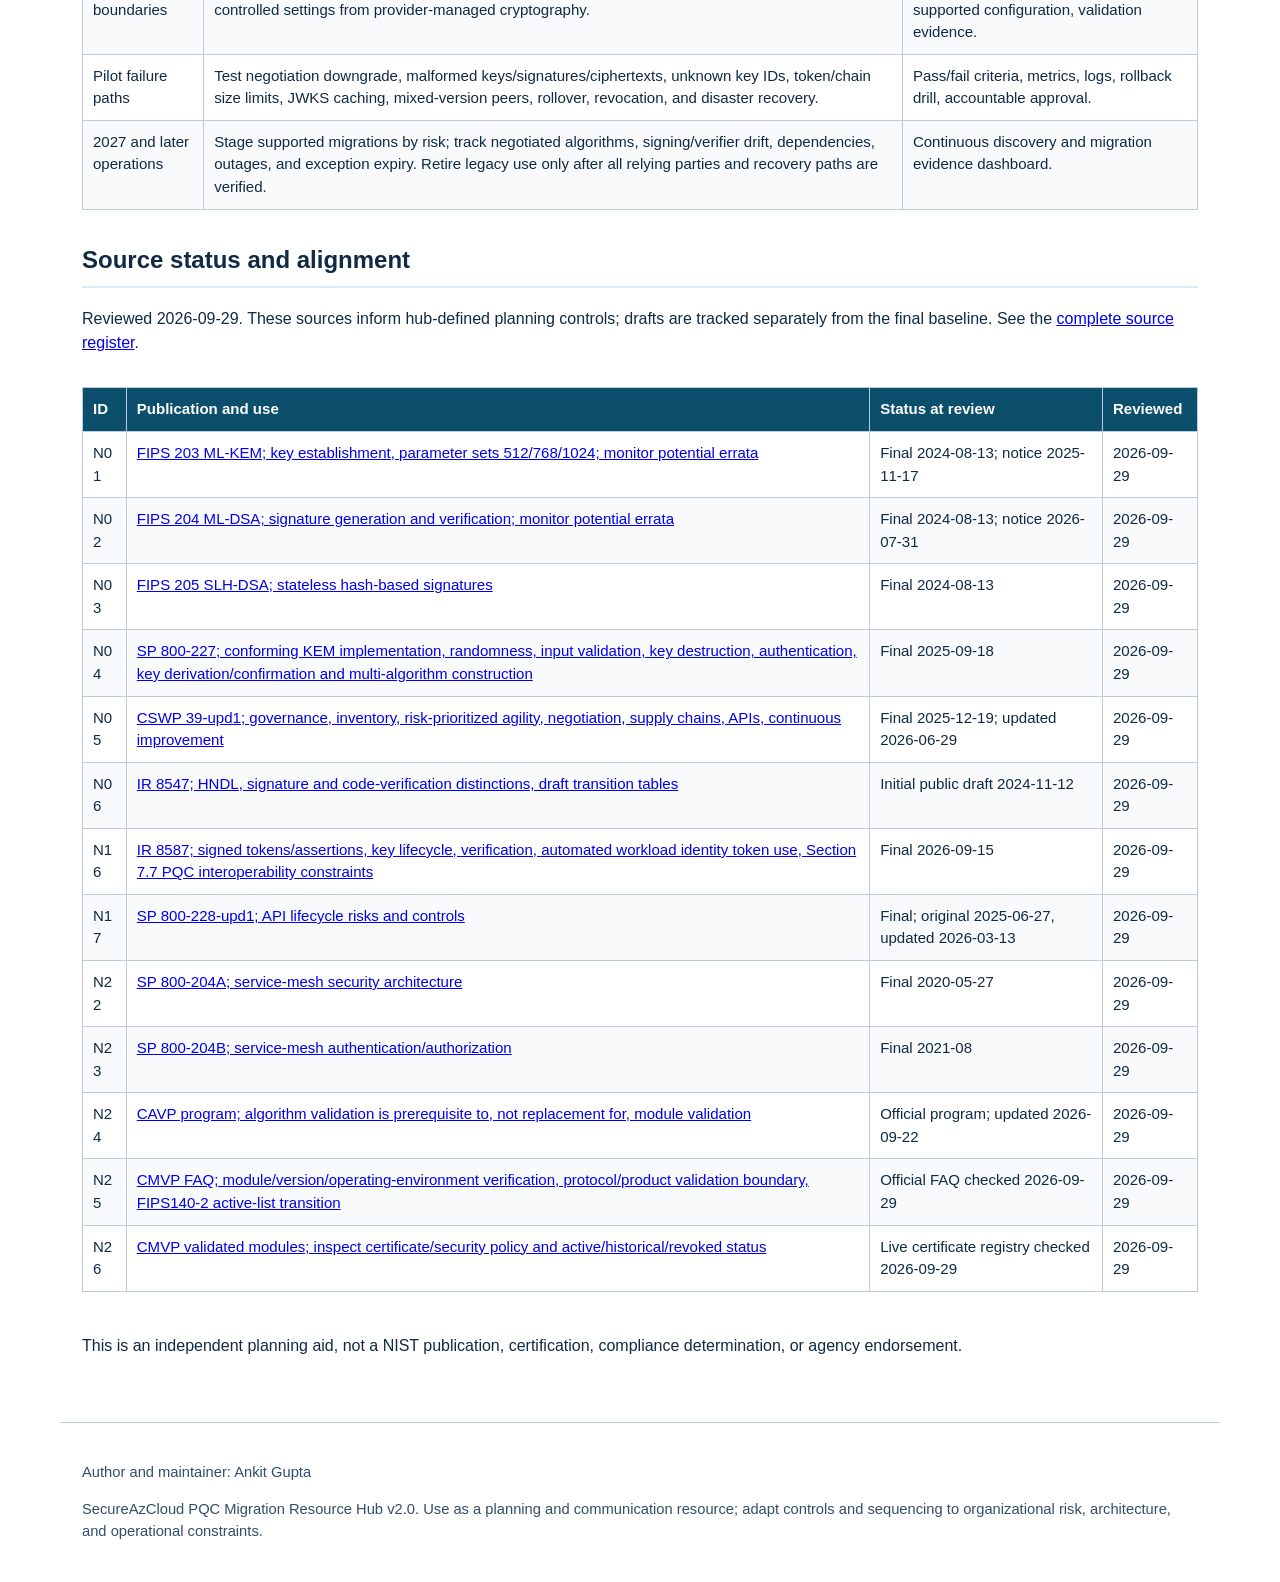
<file: resources/cloud-iam-migration-playbook.html>
<!doctype html>
<html lang="en">
<head>
  <meta charset="utf-8">
  <meta name="viewport" content="width=device-width,initial-scale=1">
  <title>SecureAzCloud Cloud/IAM PQC Migration Playbook</title>
  <link rel="stylesheet" href="../assets/style.css">
<meta name="author" content="Ankit Gupta">
</head>
<body>
<header>
  <div class="wrap">
    <h1>SecureAzCloud Cloud/IAM PQC Migration Playbook</h1>
    <p>A phase-based, vendor-neutral playbook for cloud and identity cryptographic migration planning.</p>
    <div class="badges">
      <span class="badge">SecureAzCloud</span>
      <span class="badge">Vendor-neutral</span>
      <span class="badge">NIST-aligned</span>
      <span class="badge">Version 2.0</span>
      <span class="badge">Updated 2026-09-29</span>
    </div>
  </div>
</header>
<main>
<nav class="hubnav">
  <a href="../index.html">Hub Home</a>
  <a href="../resources/pqc-readiness-checklist.html">PQC Readiness Checklist</a>
  <a href="../resources/cloud-iam-migration-playbook.html">Cloud/IAM Playbook</a>
  <a href="../resources/scada-ics-pqc-checklist.html">SCADA/ICS Checklist</a>
  <a href="../resources/reference-map.html">Reference Map</a>
</nav>

<section>
<p class="lead">This playbook helps cloud, IAM, application, and security teams convert PQC readiness into a controlled migration program. It is intentionally vendor-neutral and focuses on cryptographic touchpoints that commonly appear in cloud and identity architectures.</p>
<div class="notice"><strong>Guiding principle:</strong> treat PQC migration as a crypto-agility and dependency-management program, not only as an algorithm replacement task.</div>
</section>
<section>
<h2>Cloud and IAM cryptographic touchpoints</h2>
<table>
<thead><tr><th>Area</th><th>Examples to inventory</th></tr></thead>
<tbody><tr><td>TLS/mTLS</td><td>Ingress, egress, service mesh, API gateways, load balancers, database connections, partner endpoints.</td></tr>
<tr><td>Federation</td><td>SAML signing/encryption certificates, OIDC/OAuth token signing algorithms, JWT key rotation, partner metadata.</td></tr>
<tr><td>Workload identity</td><td>Service accounts, managed identities, SPIFFE/SPIRE-style identities, machine certificates, short-lived credentials.</td></tr>
<tr><td>Remote access</td><td>VPN, SSH, privileged access gateways, bastion hosts, jump servers, break-glass paths.</td></tr>
<tr><td>Signing</td><td>Code signing, container signing, artifact signing, firmware signing, secure boot, release pipelines.</td></tr>
<tr><td>Key management</td><td>KMS, HSM, certificate authorities, secrets stores, trust stores, BYOK/HYOK processes, key rotation workflows.</td></tr>
<tr><td>Applications</td><td>Cryptographic libraries, protocol negotiation, hard-coded algorithms, SDK/client library behavior, dependency update paths.</td></tr></tbody>
</table>
</section>
<section>
<h2>Phase-based migration playbook</h2>
<table>
<thead><tr><th>Phase</th><th>Activity</th><th>Detailed action</th><th>Output</th></tr></thead>
<tbody><tr><td>0. Mobilize</td><td>Define scope and governance</td><td>Confirm cloud, IAM, PKI, signing, service identity, API, network, and supplier scope. Assign an owner, RACI, and review cadence.</td><td>Approved scope, RACI, and timeline.</td></tr>
<tr><td>1. Discover</td><td>Inventory crypto touchpoints</td><td>Collect certificates, TLS endpoints, federation metadata, token signing keys, workload identities, SSH keys, VPN profiles, code signing keys, KMS/HSM integrations, service mesh settings, and CI/CD dependencies.</td><td>Cloud/IAM crypto dependency map.</td></tr>
<tr><td>2. Prioritize</td><td>Score risk and blockers</td><td>Score by quantum vulnerability, data shelf life, criticality, exposure, crypto agility, supplier support, and operational complexity.</td><td>Prioritized migration backlog.</td></tr>
<tr><td>3. Design</td><td>Define target migration patterns</td><td>Use approved libraries, certificate lifecycle automation, policy-managed algorithms, protocol upgrades, hardware refresh, supplier upgrades, or compensating controls. Use PQC or hybrid-capable paths only where protocols and products support them.</td><td>Target-state architecture and standards.</td></tr>
<tr><td>4. Pilot</td><td>Validate in non-production</td><td>Test representative TLS, mTLS, federation, signing, workload identity, API gateway, service mesh, and monitoring flows. Verify latency, certificate size, client compatibility, logs, and rollback.</td><td>Pilot report and go/no-go decision.</td></tr>
<tr><td>5. Rollout</td><td>Execute phased deployment</td><td>Use canaries, maintenance windows, partner notifications, automated checks, and rollback triggers. Keep changes reversible until compatibility is proven.</td><td>Change records and deployment evidence.</td></tr>
<tr><td>6. Operate</td><td>Make discovery continuous</td><td>Refresh crypto inventory using certificates, endpoints, code repositories, dependencies, SBOM/CBOM where available, CI/CD, and network telemetry.</td><td>Recurring inventory dashboard and exception review.</td></tr></tbody>
</table>
</section>
<section>
<h2>Target design principles</h2>
<ul>
<li>Use policy-managed cryptographic settings rather than hard-coded algorithms.</li>
<li>Centralize certificate lifecycle management, renewal, revocation, ownership, and evidence.</li>
<li>Abstract cryptographic libraries behind supported interfaces so future algorithm transitions are less disruptive.</li>
<li>Validate PQC or hybrid-capable configurations only where protocol, product, client, and partner support is mature enough for the use case.</li>
<li>Maintain backward-compatible rollout and rollback paths until telemetry confirms stable operation.</li>
<li>Require supplier disclosures for cryptographic dependencies, update mechanisms, support windows, and PQC roadmaps.</li>
</ul>
</section>
<section>
<h2>Role map</h2>
<table>
<thead><tr><th>Role</th><th>Responsibilities</th></tr></thead>
<tbody>
<tr><td>Security architecture</td><td>Policy, target-state design, risk scoring, exception review, and standards alignment.</td></tr>
<tr><td>IAM/PKI team</td><td>Certificate authority readiness, federation signing keys, trust stores, machine identities, key rotation, and relying-party testing.</td></tr>
<tr><td>Cloud/platform team</td><td>Endpoint discovery, service identity, service mesh/API gateway policies, KMS/HSM integration, telemetry, and deployment automation.</td></tr>
<tr><td>Application owners</td><td>Library dependency updates, protocol/client compatibility, business testing, and release planning.</td></tr>
<tr><td>Supplier/procurement team</td><td>Supplier roadmap requests, contract language, support windows, and product upgrade commitments.</td></tr>
<tr><td>Operations/SOC</td><td>Monitoring, alerting, incident response, rollback runbooks, and audit evidence.</td></tr>
</tbody>
</table>
</section>
<section>
<h2>Acceptance criteria for a pilot</h2>
<ul>
<li>Inventory fields are complete for pilot assets, including owner, algorithm, protocol, library, certificate location, supplier, and risk score.</li>
<li>Test clients and relying parties represent real production diversity.</li>
<li>Handshake, signing, token validation, certificate chain, latency, and logging behavior are measured.</li>
<li>Rollback is tested and documented.</li>
<li>Operational dashboards show the changed protocols, certificates, and error conditions.</li>
<li>Exception decisions have owner, expiration date, and compensating controls.</li>
</ul>
</section>

<section class="currency-note">
<h2>2026 baseline, 2027 execution, and ongoing review</h2>
<p><strong>Version 2.0 | Sources reviewed 2026-09-29.</strong> This independent hub translates published standards and guidance into planning controls. Final publications, drafts, and hub-defined targets have different authority. Future recommendations cannot be known in advance.</p>
<p>Use the <a href="nist-2026-and-beyond.html">2026 and beyond planning guide</a> and <a href="reference-map.html">source status register</a> for publication status, transition assumptions, threat coverage, and review triggers. Review quarterly and when a standard, protocol, erratum, supplier commitment, or threat changes; next scheduled review: 2026-12-29.</p>
</section>
<section><h2>Cloud and identity controls for 2026 and later</h2><table><thead><tr><th>Focus</th><th>Planning control</th><th>Evidence</th></tr></thead><tbody><tr><td>Separate trust layers</td><td>Inventory TLS key establishment, TLS authentication, token/assertion signatures, encryption/key wrapping, workload credentials, and artifact signatures independently. A PQC TLS handshake does not prove token-signing migration.</td><td>Layered dependency map and algorithm-role inventory.</td></tr><tr><td>Tokens and assertions</td><td>Apply final NIST IR 8587 considerations to long-lived assertions, federation metadata, signed credentials, verification lifetime, issuer/verifier support, and key rollover. Short-lived tokens still depend on long-lived trust infrastructure.</td><td>Issuer-to-verifier map, protocol profile status, lifetime/risk assessment.</td></tr><tr><td>Protocol readiness</td><td>Record the specific protocol/profile revision and status, client/server support, certificate/key formats, and provider release. Do not infer protocol support from an algorithm standard.</td><td>Supported version matrix and partner acceptance evidence.</td></tr><tr><td>Service control boundaries</td><td>For SaaS, KMS/HSM, managed identities, federation, and cloud services, distinguish customer-controlled settings from provider-managed cryptography.</td><td>Supplier roadmap, responsibility owner, supported configuration, validation evidence.</td></tr><tr><td>Pilot failure paths</td><td>Test negotiation downgrade, malformed keys/signatures/ciphertexts, unknown key IDs, token/chain size limits, JWKS caching, mixed-version peers, rollover, revocation, and disaster recovery.</td><td>Pass/fail criteria, metrics, logs, rollback drill, accountable approval.</td></tr><tr><td>2027 and later operations</td><td>Stage supported migrations by risk; track negotiated algorithms, signing/verifier drift, dependencies, outages, and exception expiry. Retire legacy use only after all relying parties and recovery paths are verified.</td><td>Continuous discovery and migration evidence dashboard.</td></tr></tbody></table></section>
<section id="references"><h2>Source status and alignment</h2><p>Reviewed 2026-09-29. These sources inform hub-defined planning controls; drafts are tracked separately from the final baseline. See the <a href="reference-map.html">complete source register</a>.</p><div class="table-scroll"><table><thead><tr><th>ID</th><th>Publication and use</th><th>Status at review</th><th>Reviewed</th></tr></thead><tbody><tr><td>N01</td><td><a href="https://csrc.nist.gov/pubs/fips/203/final">FIPS 203 ML-KEM; key establishment, parameter sets 512/768/1024; monitor potential errata</a></td><td>Final 2024-08-13; notice 2025-11-17</td><td>2026-09-29</td></tr><tr><td>N02</td><td><a href="https://csrc.nist.gov/pubs/fips/204/final">FIPS 204 ML-DSA; signature generation and verification; monitor potential errata</a></td><td>Final 2024-08-13; notice 2026-07-31</td><td>2026-09-29</td></tr><tr><td>N03</td><td><a href="https://csrc.nist.gov/pubs/fips/205/final">FIPS 205 SLH-DSA; stateless hash-based signatures</a></td><td>Final 2024-08-13</td><td>2026-09-29</td></tr><tr><td>N04</td><td><a href="https://csrc.nist.gov/pubs/sp/800/227/final">SP 800-227; conforming KEM implementation, randomness, input validation, key destruction, authentication, key derivation/confirmation and multi-algorithm construction</a></td><td>Final 2025-09-18</td><td>2026-09-29</td></tr><tr><td>N05</td><td><a href="https://csrc.nist.gov/pubs/cswp/39/upd1/considerations-for-achieving-crypto-agility/final">CSWP 39-upd1; governance, inventory, risk-prioritized agility, negotiation, supply chains, APIs, continuous improvement</a></td><td>Final 2025-12-19; updated 2026-06-29</td><td>2026-09-29</td></tr><tr><td>N06</td><td><a href="https://csrc.nist.gov/pubs/ir/8547/ipd">IR 8547; HNDL, signature and code-verification distinctions, draft transition tables</a></td><td>Initial public draft 2024-11-12</td><td>2026-09-29</td></tr><tr><td>N16</td><td><a href="https://csrc.nist.gov/pubs/ir/8587/final">IR 8587; signed tokens/assertions, key lifecycle, verification, automated workload identity token use, Section 7.7 PQC interoperability constraints</a></td><td>Final 2026-09-15</td><td>2026-09-29</td></tr><tr><td>N17</td><td><a href="https://csrc.nist.gov/pubs/sp/800/228/upd1/final">SP 800-228-upd1; API lifecycle risks and controls</a></td><td>Final; original 2025-06-27, updated 2026-03-13</td><td>2026-09-29</td></tr><tr><td>N22</td><td><a href="https://csrc.nist.gov/pubs/sp/800/204/a/final">SP 800-204A; service-mesh security architecture</a></td><td>Final 2020-05-27</td><td>2026-09-29</td></tr><tr><td>N23</td><td><a href="https://csrc.nist.gov/pubs/sp/800/204/b/final">SP 800-204B; service-mesh authentication/authorization</a></td><td>Final 2021-08</td><td>2026-09-29</td></tr><tr><td>N24</td><td><a href="https://csrc.nist.gov/projects/cryptographic-algorithm-validation-program">CAVP program; algorithm validation is prerequisite to, not replacement for, module validation</a></td><td>Official program; updated 2026-09-22</td><td>2026-09-29</td></tr><tr><td>N25</td><td><a href="https://csrc.nist.gov/Projects/cryptographic-module-validation-program/faqs">CMVP FAQ; module/version/operating-environment verification, protocol/product validation boundary, FIPS140-2 active-list transition</a></td><td>Official FAQ checked 2026-09-29</td><td>2026-09-29</td></tr><tr><td>N26</td><td><a href="https://csrc.nist.gov/projects/cryptographic-module-validation-program/validated-modules">CMVP validated modules; inspect certificate/security policy and active/historical/revoked status</a></td><td>Live certificate registry checked 2026-09-29</td><td>2026-09-29</td></tr></tbody></table></div><p>This is an independent planning aid, not a NIST publication, certification, compliance determination, or agency endorsement.</p></section>
</main>
<footer>
  <p>Author and maintainer: Ankit Gupta</p>
  SecureAzCloud PQC Migration Resource Hub v2.0. Use as a planning and communication resource; adapt controls and sequencing to organizational risk, architecture, and operational constraints.
</footer>
</body>
</html>
</file>
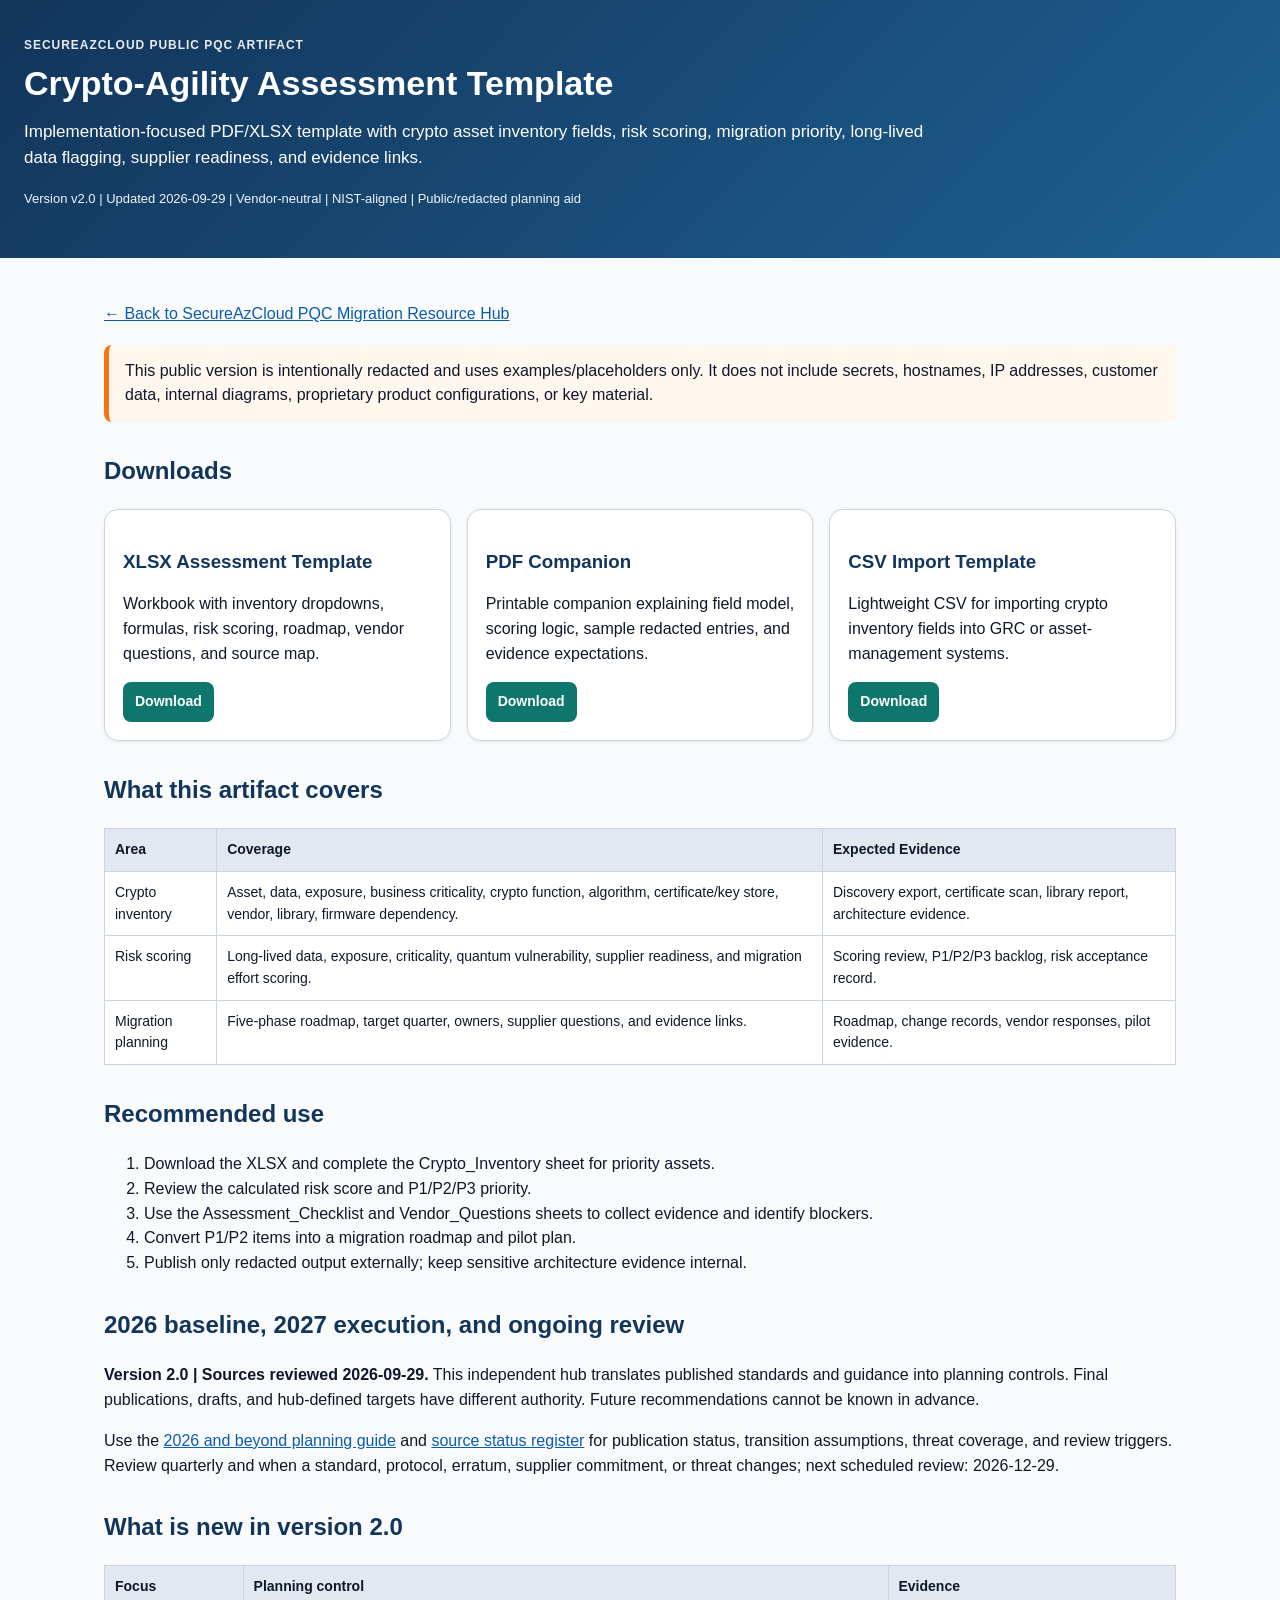
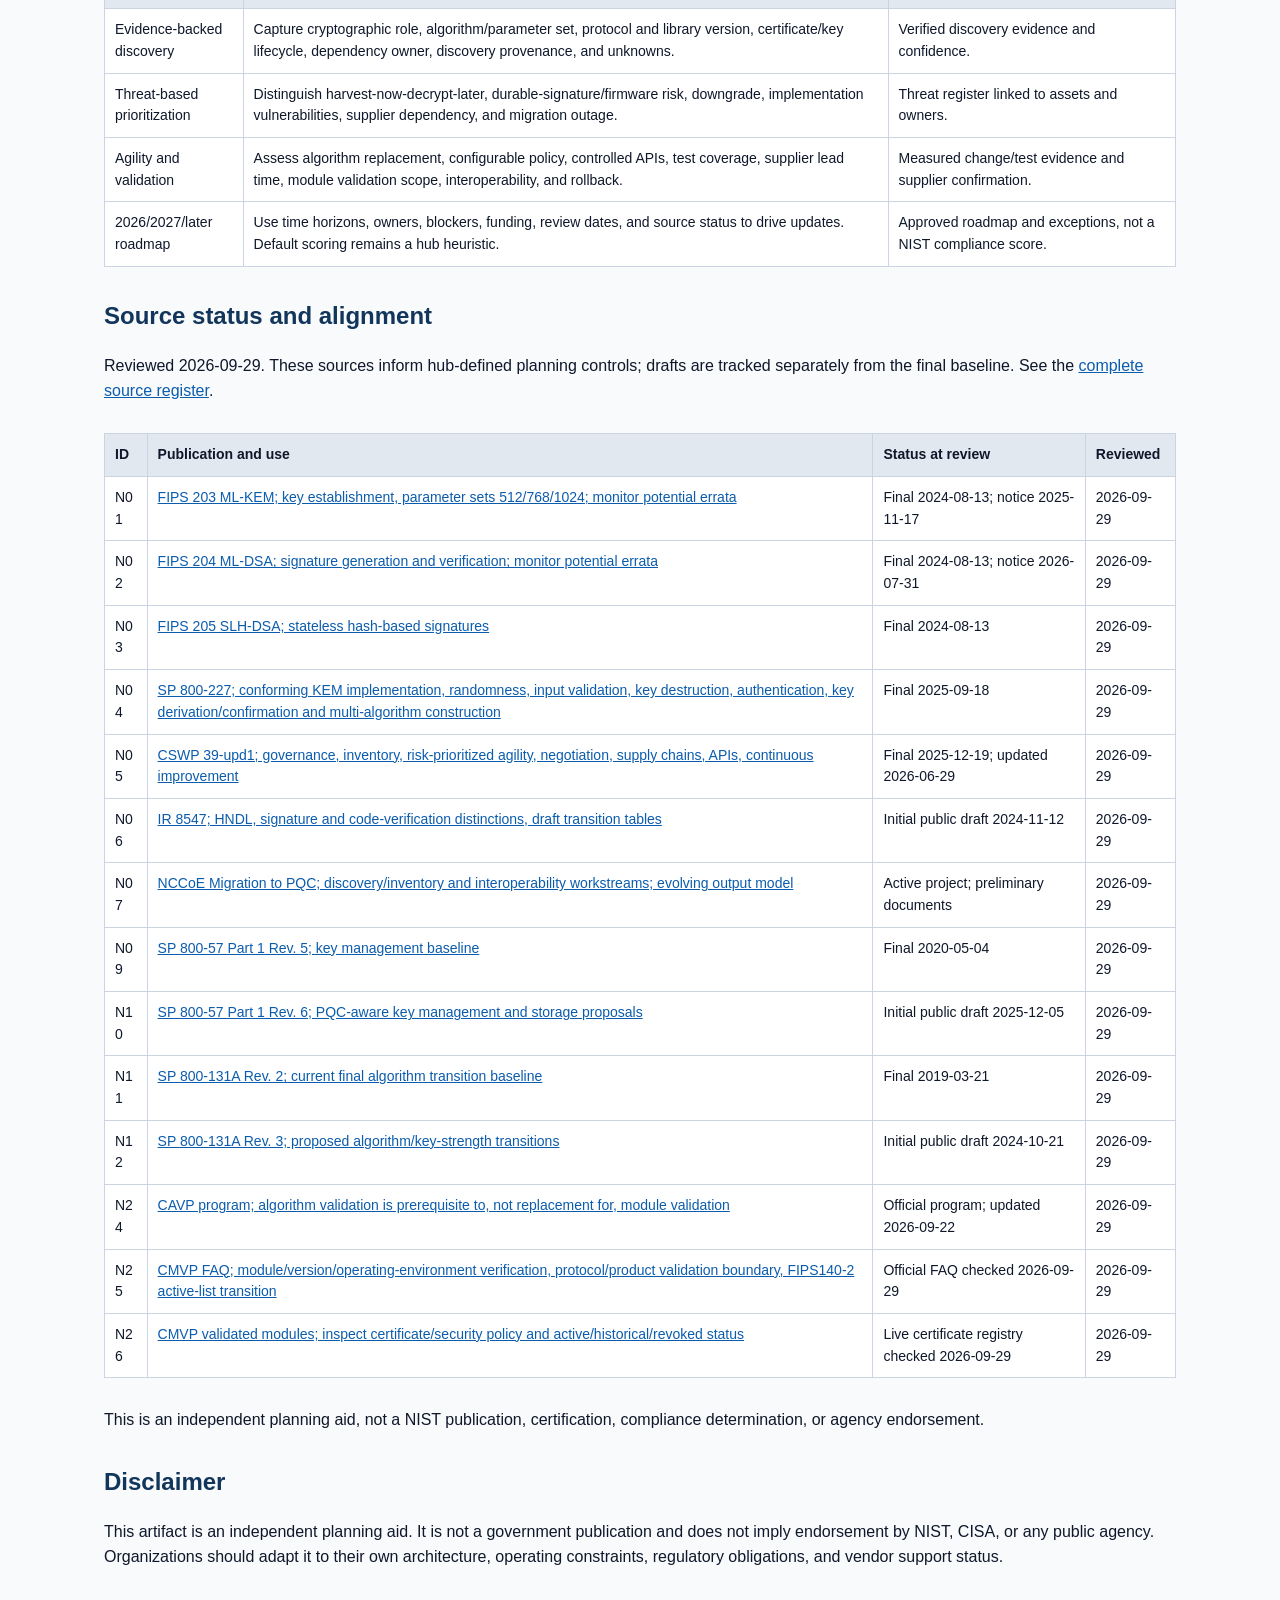
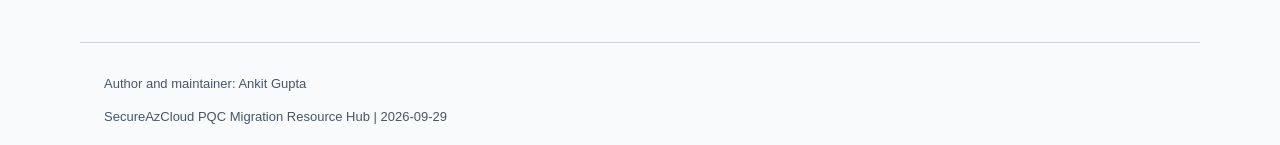
<file: resources/crypto-agility-assessment-template.html>
<!doctype html>
<html lang="en">
<head>
<meta charset="utf-8">
<meta name="viewport" content="width=device-width, initial-scale=1">
<title>Crypto-Agility Assessment Template</title>
<style>
:root{--brand:#12355b;--accent:#0f766e;--bg:#f8fafc;--card:#ffffff;--line:#cbd5e1;--text:#0f172a;--muted:#475569;}
*{box-sizing:border-box} body{font-family:Arial,Helvetica,sans-serif;line-height:1.55;margin:0;background:var(--bg);color:var(--text);}
header{background:linear-gradient(135deg,var(--brand),#1e6091);color:#fff;padding:36px 24px;}
main{max-width:1120px;margin:0 auto;padding:28px 24px 56px;}
a{color:#0b5cad} .eyebrow{text-transform:uppercase;letter-spacing:.08em;font-weight:700;font-size:12px;opacity:.9}
h1{font-size:34px;line-height:1.1;margin:10px 0 12px} h2{margin-top:30px;color:var(--brand)} h3{margin-bottom:8px;color:#12355b}
.subtitle{font-size:17px;max-width:900px}.meta{font-size:13px;opacity:.95}
.card-grid{display:grid;grid-template-columns:repeat(auto-fit,minmax(260px,1fr));gap:16px;margin:18px 0}
.card{background:var(--card);border:1px solid var(--line);border-radius:14px;padding:18px;box-shadow:0 1px 4px rgba(15,23,42,.07)}
.btn-row{display:flex;flex-wrap:wrap;gap:10px;margin-top:12px}
.btn{display:inline-block;background:var(--accent);color:#fff;text-decoration:none;border-radius:8px;padding:9px 12px;font-weight:700;font-size:14px}
.btn.secondary{background:#334155}
table{border-collapse:collapse;width:100%;background:#fff;margin:14px 0} th,td{border:1px solid var(--line);padding:10px;text-align:left;vertical-align:top;font-size:14px} th{background:#e2e8f0}
.callout{background:#fff7ed;border-left:5px solid #f97316;padding:14px 16px;margin:18px 0;border-radius:8px}
footer{border-top:1px solid var(--line);color:var(--muted);font-size:13px;padding:18px 24px;max-width:1120px;margin:0 auto}
.badge{display:inline-block;background:#e0f2fe;color:#075985;padding:4px 8px;border-radius:999px;font-size:12px;font-weight:700;margin-right:6px}
.table-scroll{overflow-x:auto} td{overflow-wrap:anywhere} @media(max-width:720px){.table-scroll table{min-width:660px}}
</style>
<meta name="author" content="Ankit Gupta">
</head>
<body>
<header>
  <div class="eyebrow">SecureAzCloud Public PQC Artifact</div>
  <h1>Crypto-Agility Assessment Template</h1>
  <p class="subtitle">Implementation-focused PDF/XLSX template with crypto asset inventory fields, risk scoring, migration priority, long-lived data flagging, supplier readiness, and evidence links.</p>
  <p class="meta">Version v2.0 | Updated 2026-09-29 | Vendor-neutral | NIST-aligned | Public/redacted planning aid</p>
</header>
<main>
  <p><a href="../index.html">&larr; Back to SecureAzCloud PQC Migration Resource Hub</a></p>
  <div class="callout">
    This public version is intentionally redacted and uses examples/placeholders only. It does not include secrets, hostnames, IP addresses, customer data, internal diagrams, proprietary product configurations, or key material.
  </div>

  <h2>Downloads</h2>
  <div class="card-grid">
    
        <div class="card">
          <h3>XLSX Assessment Template</h3>
          <p>Workbook with inventory dropdowns, formulas, risk scoring, roadmap, vendor questions, and source map.</p>
          <div class="btn-row"><a class="btn" href="../downloads/secureazcloud-crypto-agility-assessment-template-v2.0.xlsx">Download</a></div>
        </div>
        <div class="card">
          <h3>PDF Companion</h3>
          <p>Printable companion explaining field model, scoring logic, sample redacted entries, and evidence expectations.</p>
          <div class="btn-row"><a class="btn" href="../downloads/secureazcloud-crypto-agility-assessment-template-v2.0.pdf">Download</a></div>
        </div>
        <div class="card">
          <h3>CSV Import Template</h3>
          <p>Lightweight CSV for importing crypto inventory fields into GRC or asset-management systems.</p>
          <div class="btn-row"><a class="btn" href="../downloads/secureazcloud-crypto-agility-assessment-template-v2.0.csv">Download</a></div>
        </div>
  </div>

  <h2>What this artifact covers</h2>
  <table>
    <thead><tr><th>Area</th><th>Coverage</th><th>Expected Evidence</th></tr></thead>
    <tbody><tr><td>Crypto inventory</td><td>Asset, data, exposure, business criticality, crypto function, algorithm, certificate/key store, vendor, library, firmware dependency.</td><td>Discovery export, certificate scan, library report, architecture evidence.</td></tr>
<tr><td>Risk scoring</td><td>Long-lived data, exposure, criticality, quantum vulnerability, supplier readiness, and migration effort scoring.</td><td>Scoring review, P1/P2/P3 backlog, risk acceptance record.</td></tr>
<tr><td>Migration planning</td><td>Five-phase roadmap, target quarter, owners, supplier questions, and evidence links.</td><td>Roadmap, change records, vendor responses, pilot evidence.</td></tr></tbody>
  </table>

  <h2>Recommended use</h2>
  <ol>
    <li>Download the XLSX and complete the Crypto_Inventory sheet for priority assets.</li>
<li>Review the calculated risk score and P1/P2/P3 priority.</li>
<li>Use the Assessment_Checklist and Vendor_Questions sheets to collect evidence and identify blockers.</li>
<li>Convert P1/P2 items into a migration roadmap and pilot plan.</li>
<li>Publish only redacted output externally; keep sensitive architecture evidence internal.</li>
  </ol>

<section class="currency-note">
<h2>2026 baseline, 2027 execution, and ongoing review</h2>
<p><strong>Version 2.0 | Sources reviewed 2026-09-29.</strong> This independent hub translates published standards and guidance into planning controls. Final publications, drafts, and hub-defined targets have different authority. Future recommendations cannot be known in advance.</p>
<p>Use the <a href="nist-2026-and-beyond.html">2026 and beyond planning guide</a> and <a href="reference-map.html">source status register</a> for publication status, transition assumptions, threat coverage, and review triggers. Review quarterly and when a standard, protocol, erratum, supplier commitment, or threat changes; next scheduled review: 2026-12-29.</p>
</section>
<section><h2>What is new in version 2.0</h2><table><thead><tr><th>Focus</th><th>Planning control</th><th>Evidence</th></tr></thead><tbody><tr><td>Evidence-backed discovery</td><td>Capture cryptographic role, algorithm/parameter set, protocol and library version, certificate/key lifecycle, dependency owner, discovery provenance, and unknowns.</td><td>Verified discovery evidence and confidence.</td></tr><tr><td>Threat-based prioritization</td><td>Distinguish harvest-now-decrypt-later, durable-signature/firmware risk, downgrade, implementation vulnerabilities, supplier dependency, and migration outage.</td><td>Threat register linked to assets and owners.</td></tr><tr><td>Agility and validation</td><td>Assess algorithm replacement, configurable policy, controlled APIs, test coverage, supplier lead time, module validation scope, interoperability, and rollback.</td><td>Measured change/test evidence and supplier confirmation.</td></tr><tr><td>2026/2027/later roadmap</td><td>Use time horizons, owners, blockers, funding, review dates, and source status to drive updates. Default scoring remains a hub heuristic.</td><td>Approved roadmap and exceptions, not a NIST compliance score.</td></tr></tbody></table></section>
<section id="references"><h2>Source status and alignment</h2><p>Reviewed 2026-09-29. These sources inform hub-defined planning controls; drafts are tracked separately from the final baseline. See the <a href="reference-map.html">complete source register</a>.</p><div class="table-scroll"><table><thead><tr><th>ID</th><th>Publication and use</th><th>Status at review</th><th>Reviewed</th></tr></thead><tbody><tr><td>N01</td><td><a href="https://csrc.nist.gov/pubs/fips/203/final">FIPS 203 ML-KEM; key establishment, parameter sets 512/768/1024; monitor potential errata</a></td><td>Final 2024-08-13; notice 2025-11-17</td><td>2026-09-29</td></tr><tr><td>N02</td><td><a href="https://csrc.nist.gov/pubs/fips/204/final">FIPS 204 ML-DSA; signature generation and verification; monitor potential errata</a></td><td>Final 2024-08-13; notice 2026-07-31</td><td>2026-09-29</td></tr><tr><td>N03</td><td><a href="https://csrc.nist.gov/pubs/fips/205/final">FIPS 205 SLH-DSA; stateless hash-based signatures</a></td><td>Final 2024-08-13</td><td>2026-09-29</td></tr><tr><td>N04</td><td><a href="https://csrc.nist.gov/pubs/sp/800/227/final">SP 800-227; conforming KEM implementation, randomness, input validation, key destruction, authentication, key derivation/confirmation and multi-algorithm construction</a></td><td>Final 2025-09-18</td><td>2026-09-29</td></tr><tr><td>N05</td><td><a href="https://csrc.nist.gov/pubs/cswp/39/upd1/considerations-for-achieving-crypto-agility/final">CSWP 39-upd1; governance, inventory, risk-prioritized agility, negotiation, supply chains, APIs, continuous improvement</a></td><td>Final 2025-12-19; updated 2026-06-29</td><td>2026-09-29</td></tr><tr><td>N06</td><td><a href="https://csrc.nist.gov/pubs/ir/8547/ipd">IR 8547; HNDL, signature and code-verification distinctions, draft transition tables</a></td><td>Initial public draft 2024-11-12</td><td>2026-09-29</td></tr><tr><td>N07</td><td><a href="https://www.nccoe.nist.gov/applied-cryptography/migration-to-pqc">NCCoE Migration to PQC; discovery/inventory and interoperability workstreams; evolving output model</a></td><td>Active project; preliminary documents</td><td>2026-09-29</td></tr><tr><td>N09</td><td><a href="https://csrc.nist.gov/pubs/sp/800/57/pt1/r5/final">SP 800-57 Part 1 Rev. 5; key management baseline</a></td><td>Final 2020-05-04</td><td>2026-09-29</td></tr><tr><td>N10</td><td><a href="https://csrc.nist.gov/pubs/sp/800/57/pt1/r6/ipd">SP 800-57 Part 1 Rev. 6; PQC-aware key management and storage proposals</a></td><td>Initial public draft 2025-12-05</td><td>2026-09-29</td></tr><tr><td>N11</td><td><a href="https://csrc.nist.gov/pubs/sp/800/131/a/r2/final">SP 800-131A Rev. 2; current final algorithm transition baseline</a></td><td>Final 2019-03-21</td><td>2026-09-29</td></tr><tr><td>N12</td><td><a href="https://csrc.nist.gov/pubs/sp/800/131/a/r3/ipd">SP 800-131A Rev. 3; proposed algorithm/key-strength transitions</a></td><td>Initial public draft 2024-10-21</td><td>2026-09-29</td></tr><tr><td>N24</td><td><a href="https://csrc.nist.gov/projects/cryptographic-algorithm-validation-program">CAVP program; algorithm validation is prerequisite to, not replacement for, module validation</a></td><td>Official program; updated 2026-09-22</td><td>2026-09-29</td></tr><tr><td>N25</td><td><a href="https://csrc.nist.gov/Projects/cryptographic-module-validation-program/faqs">CMVP FAQ; module/version/operating-environment verification, protocol/product validation boundary, FIPS140-2 active-list transition</a></td><td>Official FAQ checked 2026-09-29</td><td>2026-09-29</td></tr><tr><td>N26</td><td><a href="https://csrc.nist.gov/projects/cryptographic-module-validation-program/validated-modules">CMVP validated modules; inspect certificate/security policy and active/historical/revoked status</a></td><td>Live certificate registry checked 2026-09-29</td><td>2026-09-29</td></tr></tbody></table></div><p>This is an independent planning aid, not a NIST publication, certification, compliance determination, or agency endorsement.</p></section>
  <h2>Disclaimer</h2>
  <p>This artifact is an independent planning aid. It is not a government publication and does not imply endorsement by NIST, CISA, or any public agency. Organizations should adapt it to their own architecture, operating constraints, regulatory obligations, and vendor support status.</p>
</main>
<footer>
  <p>Author and maintainer: Ankit Gupta</p>
  SecureAzCloud PQC Migration Resource Hub | 2026-09-29
</footer>
</body>
</html>
</file>
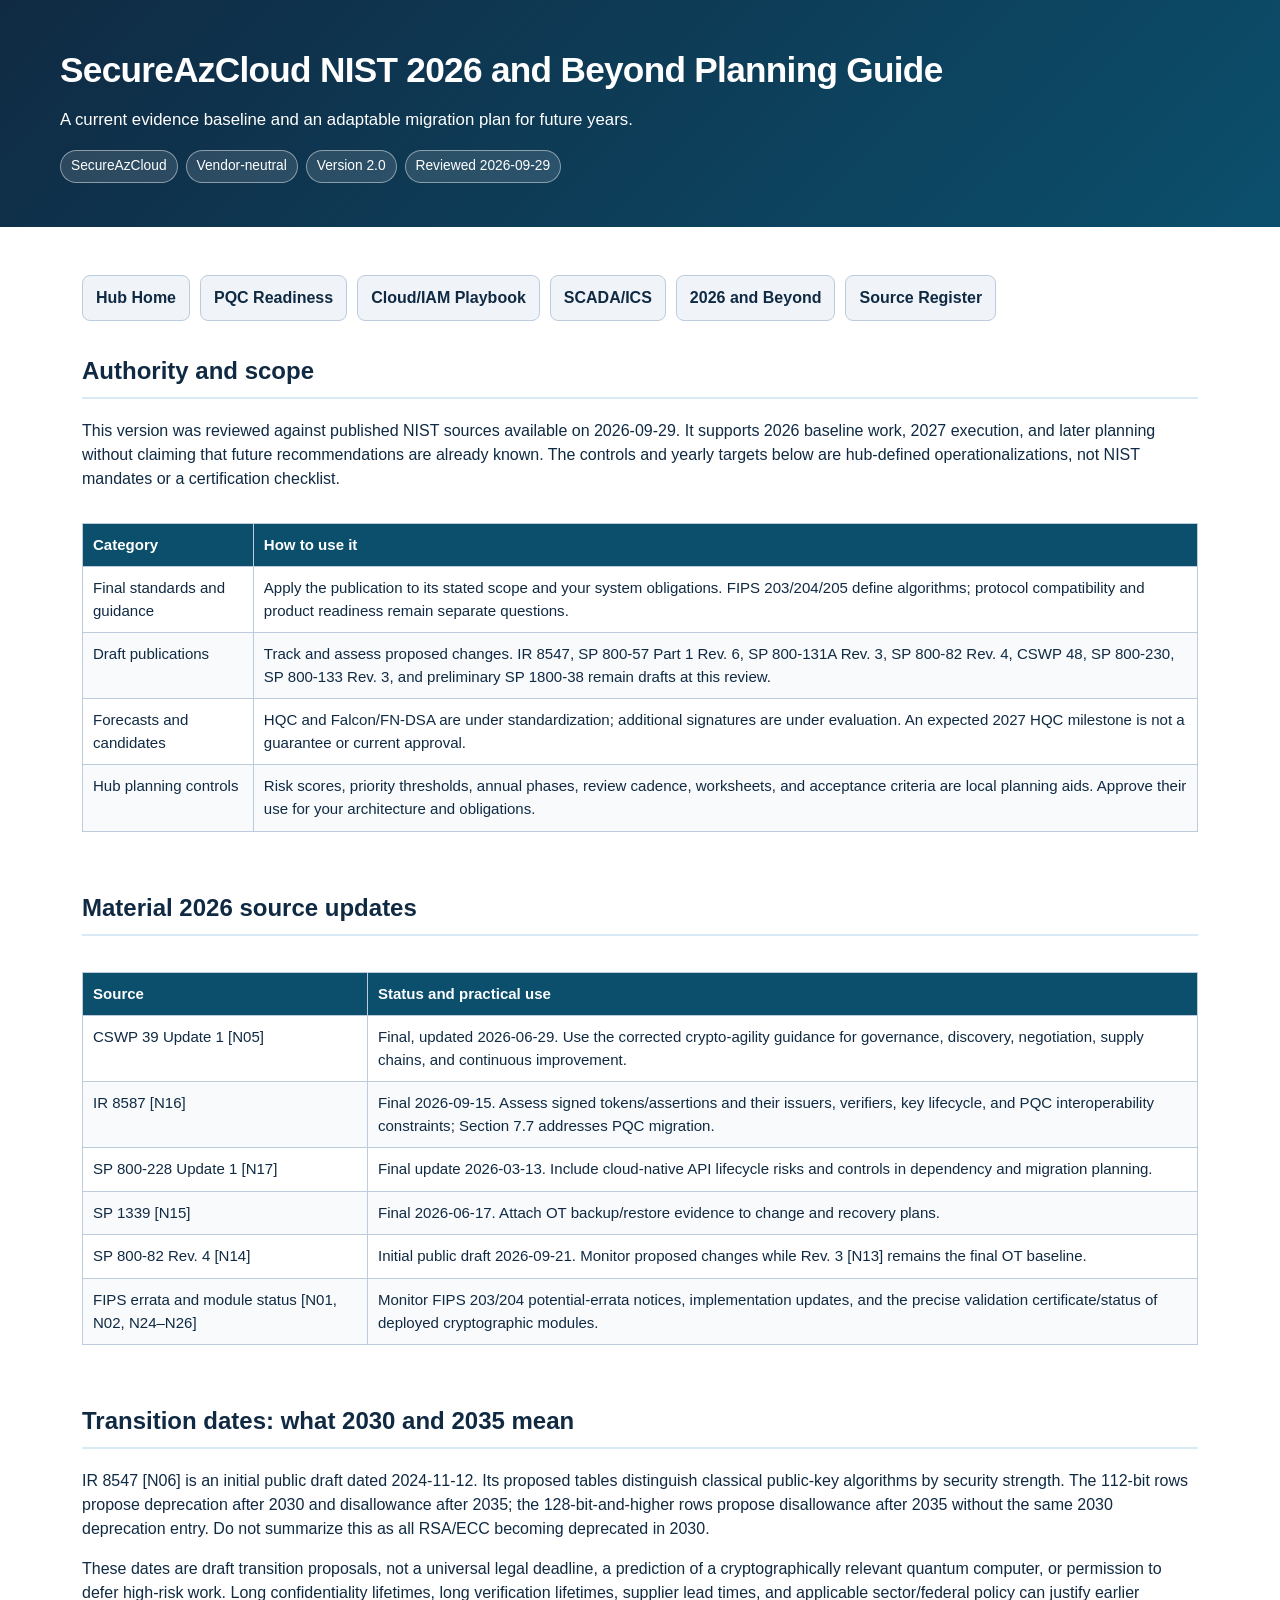
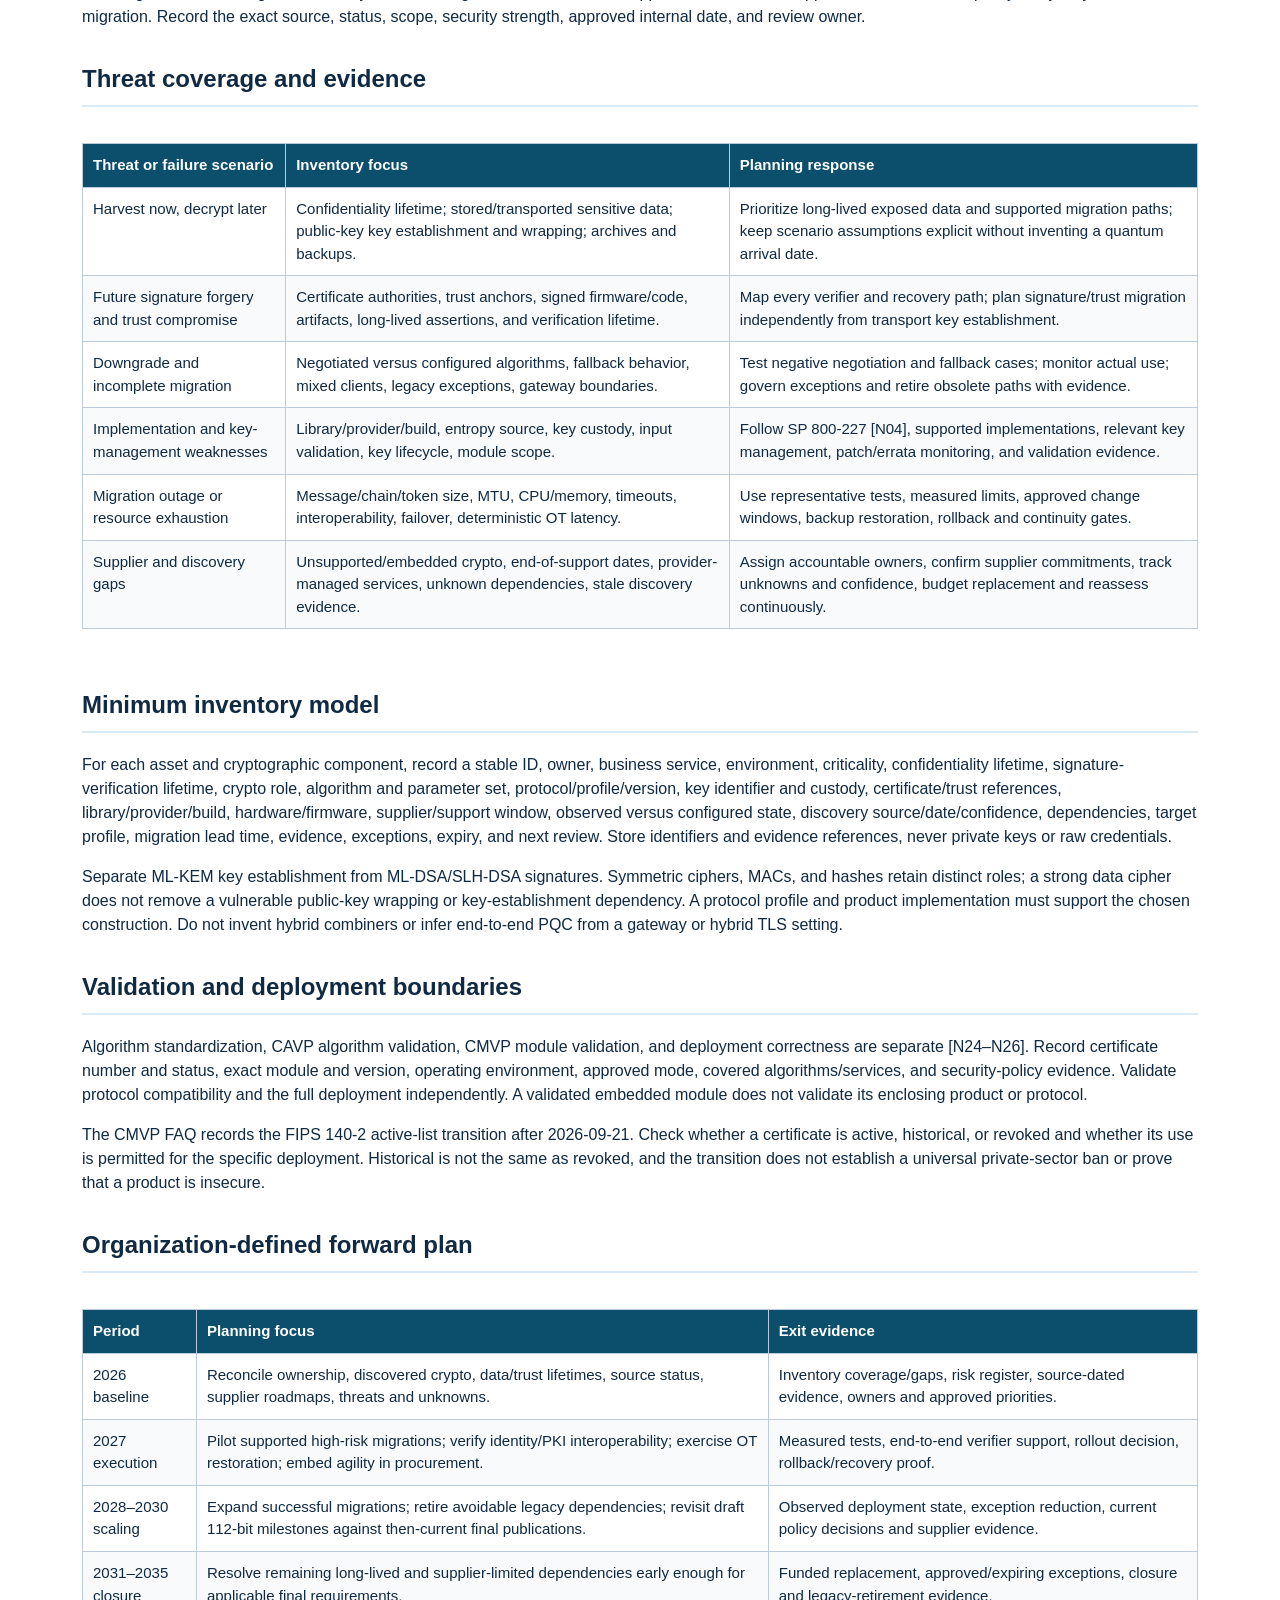
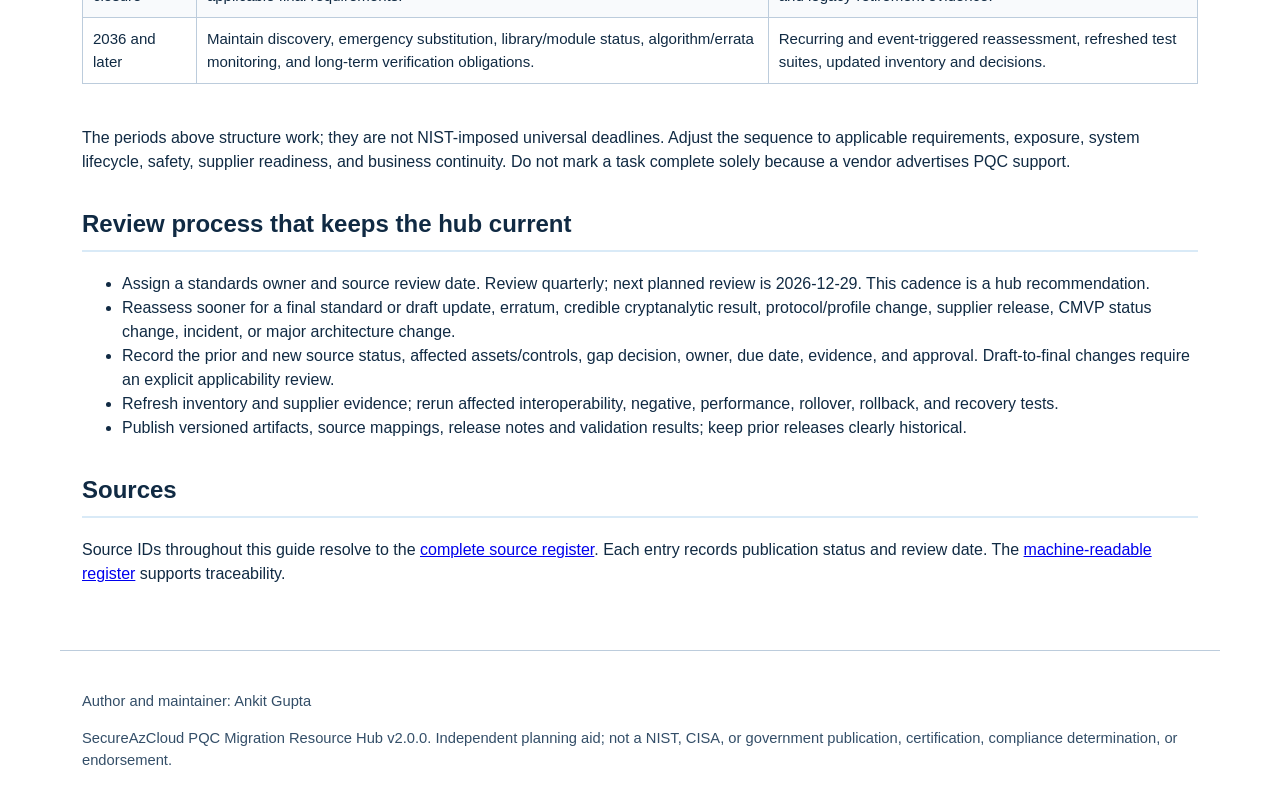
<file: resources/nist-2026-and-beyond.html>
<!doctype html>
<html lang="en"><head><meta charset="utf-8"><meta name="viewport" content="width=device-width,initial-scale=1"><title>SecureAzCloud NIST 2026 and Beyond Planning Guide</title><link rel="stylesheet" href="../assets/style.css"><meta name="author" content="Ankit Gupta">
</head><body><header><div class="wrap"><h1>SecureAzCloud NIST 2026 and Beyond Planning Guide</h1><p>A current evidence baseline and an adaptable migration plan for future years.</p><div class="badges"><span class="badge">SecureAzCloud</span><span class="badge">Vendor-neutral</span><span class="badge">Version 2.0</span><span class="badge">Reviewed 2026-09-29</span></div></div></header><main><nav class="hubnav"><a href="../index.html">Hub Home</a><a href="pqc-readiness-checklist.html">PQC Readiness</a><a href="cloud-iam-migration-playbook.html">Cloud/IAM Playbook</a><a href="scada-ics-pqc-checklist.html">SCADA/ICS</a><a href="nist-2026-and-beyond.html">2026 and Beyond</a><a href="reference-map.html">Source Register</a></nav><section><h2>Authority and scope</h2><p>This version was reviewed against published NIST sources available on 2026-09-29. It supports 2026 baseline work, 2027 execution, and later planning without claiming that future recommendations are already known. The controls and yearly targets below are hub-defined operationalizations, not NIST mandates or a certification checklist.</p><div class="table-scroll"><table><thead><tr><th>Category</th><th>How to use it</th></tr></thead><tbody><tr><td>Final standards and guidance</td><td>Apply the publication to its stated scope and your system obligations. FIPS 203/204/205 define algorithms; protocol compatibility and product readiness remain separate questions.</td></tr><tr><td>Draft publications</td><td>Track and assess proposed changes. IR 8547, SP 800-57 Part 1 Rev. 6, SP 800-131A Rev. 3, SP 800-82 Rev. 4, CSWP 48, SP 800-230, SP 800-133 Rev. 3, and preliminary SP 1800-38 remain drafts at this review.</td></tr><tr><td>Forecasts and candidates</td><td>HQC and Falcon/FN-DSA are under standardization; additional signatures are under evaluation. An expected 2027 HQC milestone is not a guarantee or current approval.</td></tr><tr><td>Hub planning controls</td><td>Risk scores, priority thresholds, annual phases, review cadence, worksheets, and acceptance criteria are local planning aids. Approve their use for your architecture and obligations.</td></tr></tbody></table></div></section><section><h2>Material 2026 source updates</h2><div class="table-scroll"><table><thead><tr><th>Source</th><th>Status and practical use</th></tr></thead><tbody><tr><td>CSWP 39 Update 1 [N05]</td><td>Final, updated 2026-06-29. Use the corrected crypto-agility guidance for governance, discovery, negotiation, supply chains, and continuous improvement.</td></tr><tr><td>IR 8587 [N16]</td><td>Final 2026-09-15. Assess signed tokens/assertions and their issuers, verifiers, key lifecycle, and PQC interoperability constraints; Section 7.7 addresses PQC migration.</td></tr><tr><td>SP 800-228 Update 1 [N17]</td><td>Final update 2026-03-13. Include cloud-native API lifecycle risks and controls in dependency and migration planning.</td></tr><tr><td>SP 1339 [N15]</td><td>Final 2026-06-17. Attach OT backup/restore evidence to change and recovery plans.</td></tr><tr><td>SP 800-82 Rev. 4 [N14]</td><td>Initial public draft 2026-09-21. Monitor proposed changes while Rev. 3 [N13] remains the final OT baseline.</td></tr><tr><td>FIPS errata and module status [N01, N02, N24–N26]</td><td>Monitor FIPS 203/204 potential-errata notices, implementation updates, and the precise validation certificate/status of deployed cryptographic modules.</td></tr></tbody></table></div></section><section><h2>Transition dates: what 2030 and 2035 mean</h2><p>IR 8547 [N06] is an initial public draft dated 2024-11-12. Its proposed tables distinguish classical public-key algorithms by security strength. The 112-bit rows propose deprecation after 2030 and disallowance after 2035; the 128-bit-and-higher rows propose disallowance after 2035 without the same 2030 deprecation entry. Do not summarize this as all RSA/ECC becoming deprecated in 2030.</p><p>These dates are draft transition proposals, not a universal legal deadline, a prediction of a cryptographically relevant quantum computer, or permission to defer high-risk work. Long confidentiality lifetimes, long verification lifetimes, supplier lead times, and applicable sector/federal policy can justify earlier migration. Record the exact source, status, scope, security strength, approved internal date, and review owner.</p></section><section><h2>Threat coverage and evidence</h2><div class="table-scroll"><table><thead><tr><th>Threat or failure scenario</th><th>Inventory focus</th><th>Planning response</th></tr></thead><tbody><tr><td>Harvest now, decrypt later</td><td>Confidentiality lifetime; stored/transported sensitive data; public-key key establishment and wrapping; archives and backups.</td><td>Prioritize long-lived exposed data and supported migration paths; keep scenario assumptions explicit without inventing a quantum arrival date.</td></tr><tr><td>Future signature forgery and trust compromise</td><td>Certificate authorities, trust anchors, signed firmware/code, artifacts, long-lived assertions, and verification lifetime.</td><td>Map every verifier and recovery path; plan signature/trust migration independently from transport key establishment.</td></tr><tr><td>Downgrade and incomplete migration</td><td>Negotiated versus configured algorithms, fallback behavior, mixed clients, legacy exceptions, gateway boundaries.</td><td>Test negative negotiation and fallback cases; monitor actual use; govern exceptions and retire obsolete paths with evidence.</td></tr><tr><td>Implementation and key-management weaknesses</td><td>Library/provider/build, entropy source, key custody, input validation, key lifecycle, module scope.</td><td>Follow SP 800-227 [N04], supported implementations, relevant key management, patch/errata monitoring, and validation evidence.</td></tr><tr><td>Migration outage or resource exhaustion</td><td>Message/chain/token size, MTU, CPU/memory, timeouts, interoperability, failover, deterministic OT latency.</td><td>Use representative tests, measured limits, approved change windows, backup restoration, rollback and continuity gates.</td></tr><tr><td>Supplier and discovery gaps</td><td>Unsupported/embedded crypto, end-of-support dates, provider-managed services, unknown dependencies, stale discovery evidence.</td><td>Assign accountable owners, confirm supplier commitments, track unknowns and confidence, budget replacement and reassess continuously.</td></tr></tbody></table></div></section><section><h2>Minimum inventory model</h2><p>For each asset and cryptographic component, record a stable ID, owner, business service, environment, criticality, confidentiality lifetime, signature-verification lifetime, crypto role, algorithm and parameter set, protocol/profile/version, key identifier and custody, certificate/trust references, library/provider/build, hardware/firmware, supplier/support window, observed versus configured state, discovery source/date/confidence, dependencies, target profile, migration lead time, evidence, exceptions, expiry, and next review. Store identifiers and evidence references, never private keys or raw credentials.</p><p>Separate ML-KEM key establishment from ML-DSA/SLH-DSA signatures. Symmetric ciphers, MACs, and hashes retain distinct roles; a strong data cipher does not remove a vulnerable public-key wrapping or key-establishment dependency. A protocol profile and product implementation must support the chosen construction. Do not invent hybrid combiners or infer end-to-end PQC from a gateway or hybrid TLS setting.</p></section><section><h2>Validation and deployment boundaries</h2><p>Algorithm standardization, CAVP algorithm validation, CMVP module validation, and deployment correctness are separate [N24–N26]. Record certificate number and status, exact module and version, operating environment, approved mode, covered algorithms/services, and security-policy evidence. Validate protocol compatibility and the full deployment independently. A validated embedded module does not validate its enclosing product or protocol.</p><p>The CMVP FAQ records the FIPS 140-2 active-list transition after 2026-09-21. Check whether a certificate is active, historical, or revoked and whether its use is permitted for the specific deployment. Historical is not the same as revoked, and the transition does not establish a universal private-sector ban or prove that a product is insecure.</p></section><section><h2>Organization-defined forward plan</h2><div class="table-scroll"><table><thead><tr><th>Period</th><th>Planning focus</th><th>Exit evidence</th></tr></thead><tbody><tr><td>2026 baseline</td><td>Reconcile ownership, discovered crypto, data/trust lifetimes, source status, supplier roadmaps, threats and unknowns.</td><td>Inventory coverage/gaps, risk register, source-dated evidence, owners and approved priorities.</td></tr><tr><td>2027 execution</td><td>Pilot supported high-risk migrations; verify identity/PKI interoperability; exercise OT restoration; embed agility in procurement.</td><td>Measured tests, end-to-end verifier support, rollout decision, rollback/recovery proof.</td></tr><tr><td>2028–2030 scaling</td><td>Expand successful migrations; retire avoidable legacy dependencies; revisit draft 112-bit milestones against then-current final publications.</td><td>Observed deployment state, exception reduction, current policy decisions and supplier evidence.</td></tr><tr><td>2031–2035 closure</td><td>Resolve remaining long-lived and supplier-limited dependencies early enough for applicable final requirements.</td><td>Funded replacement, approved/expiring exceptions, closure and legacy-retirement evidence.</td></tr><tr><td>2036 and later</td><td>Maintain discovery, emergency substitution, library/module status, algorithm/errata monitoring, and long-term verification obligations.</td><td>Recurring and event-triggered reassessment, refreshed test suites, updated inventory and decisions.</td></tr></tbody></table></div><p>The periods above structure work; they are not NIST-imposed universal deadlines. Adjust the sequence to applicable requirements, exposure, system lifecycle, safety, supplier readiness, and business continuity. Do not mark a task complete solely because a vendor advertises PQC support.</p></section><section><h2>Review process that keeps the hub current</h2><ul><li>Assign a standards owner and source review date. Review quarterly; next planned review is 2026-12-29. This cadence is a hub recommendation.</li><li>Reassess sooner for a final standard or draft update, erratum, credible cryptanalytic result, protocol/profile change, supplier release, CMVP status change, incident, or major architecture change.</li><li>Record the prior and new source status, affected assets/controls, gap decision, owner, due date, evidence, and approval. Draft-to-final changes require an explicit applicability review.</li><li>Refresh inventory and supplier evidence; rerun affected interoperability, negative, performance, rollover, rollback, and recovery tests.</li><li>Publish versioned artifacts, source mappings, release notes and validation results; keep prior releases clearly historical.</li></ul></section><section><h2>Sources</h2><p>Source IDs throughout this guide resolve to the <a href="reference-map.html">complete source register</a>. Each entry records publication status and review date. The <a href="../source-map.json">machine-readable register</a> supports traceability.</p></section></main><footer>
  <p>Author and maintainer: Ankit Gupta</p>SecureAzCloud PQC Migration Resource Hub v2.0.0. Independent planning aid; not a NIST, CISA, or government publication, certification, compliance determination, or endorsement.</footer></body></html>
</file>
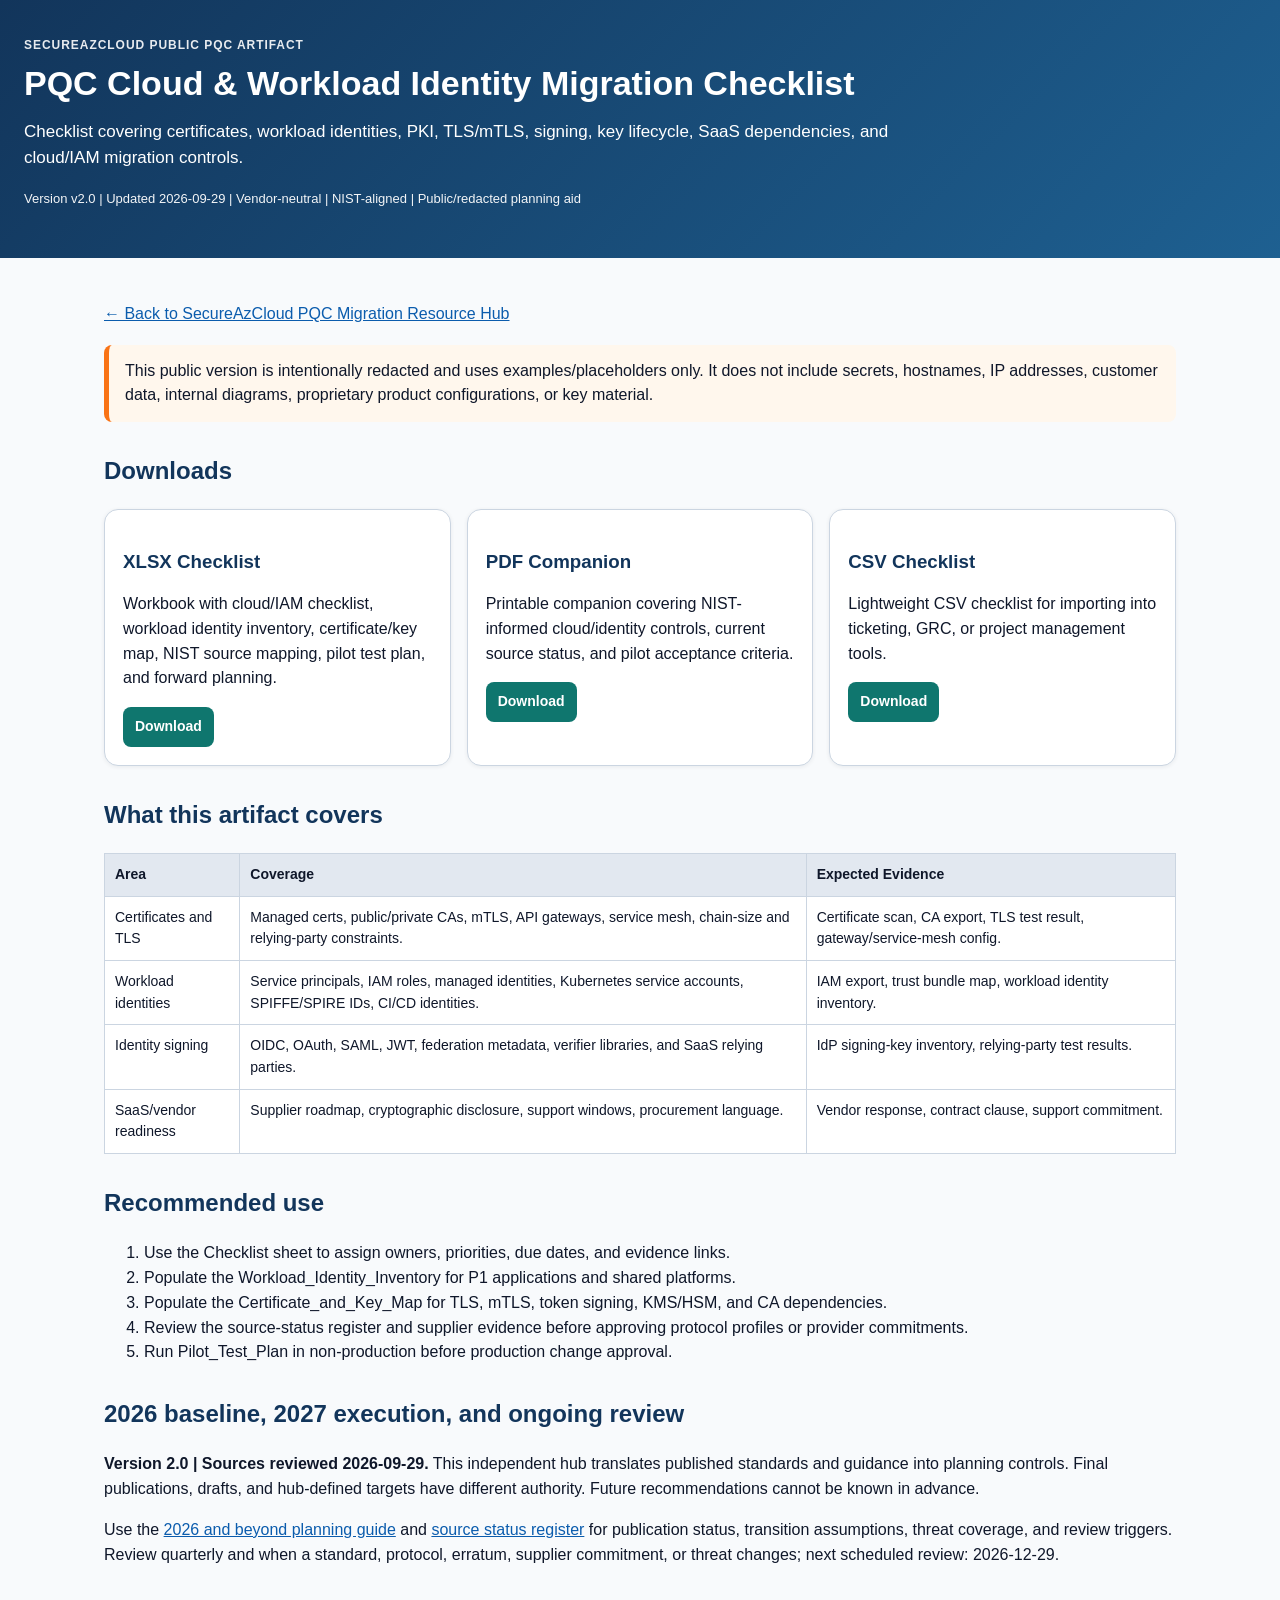
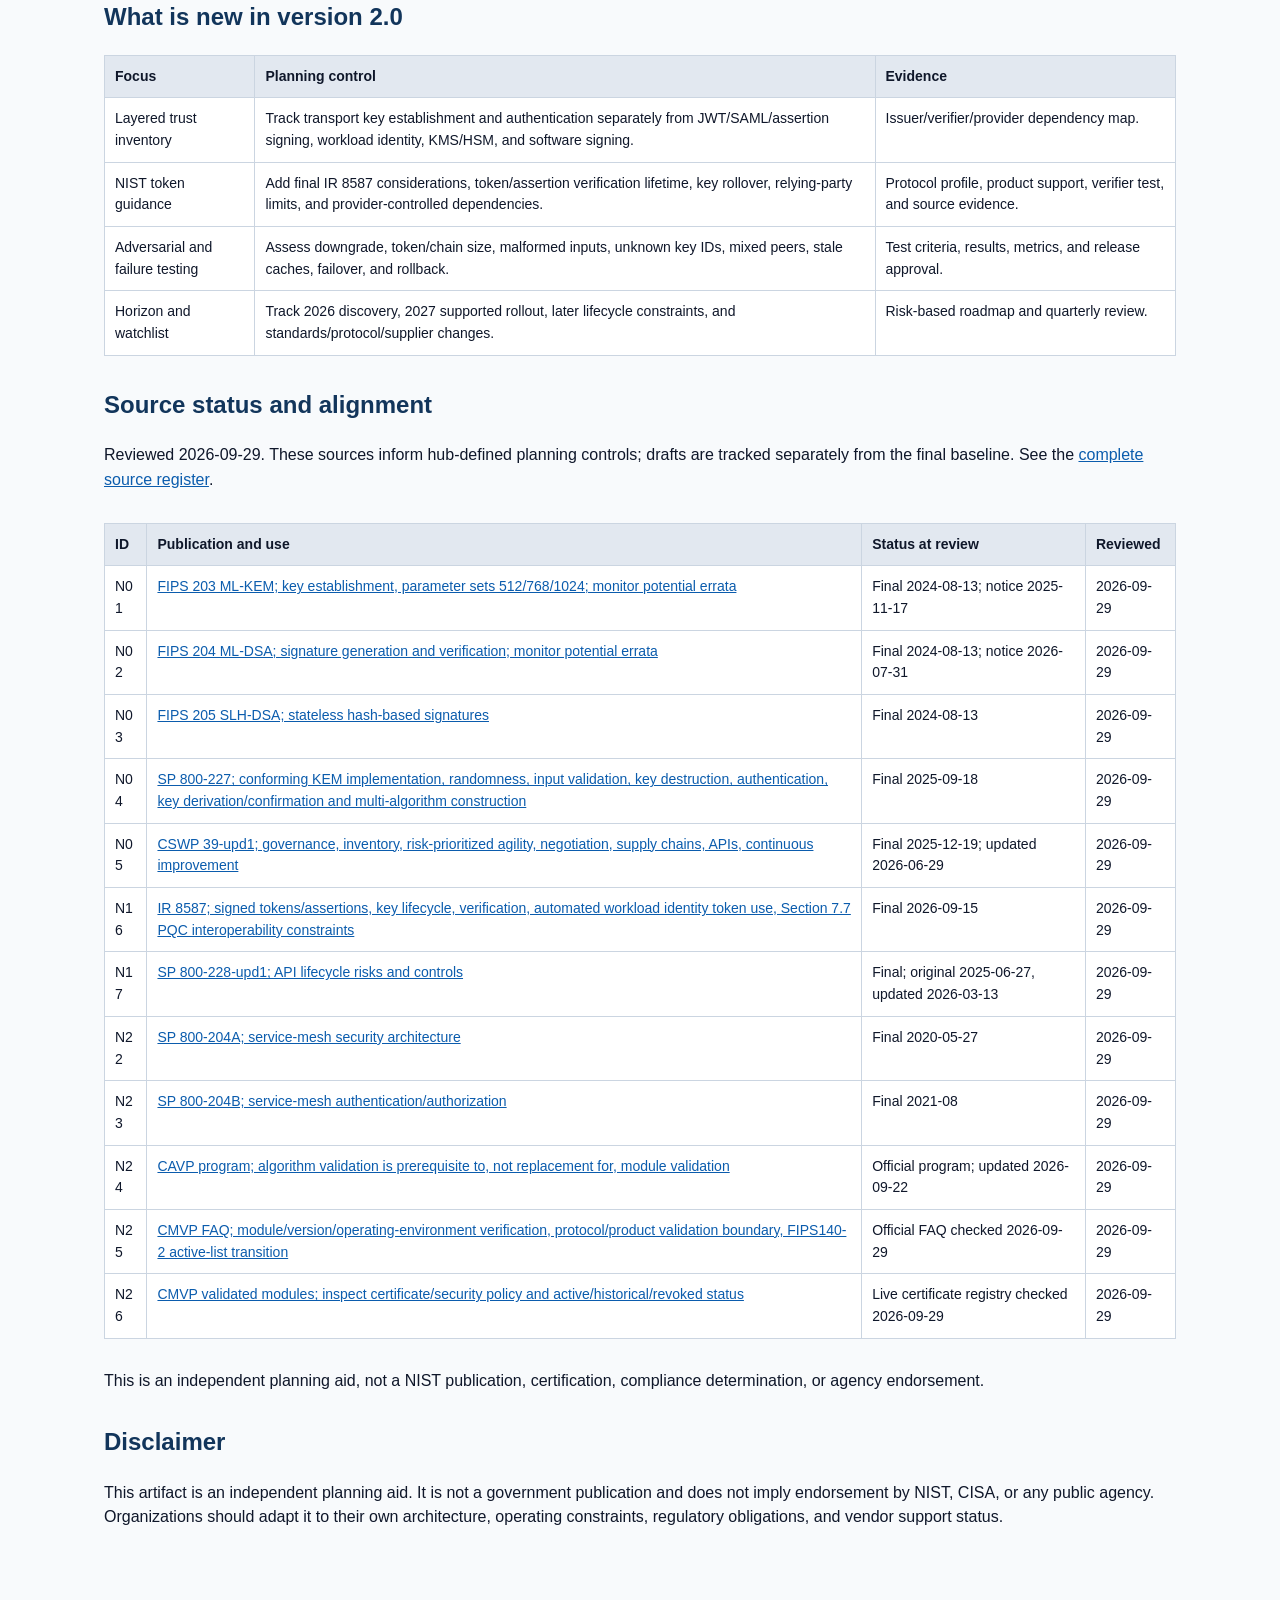
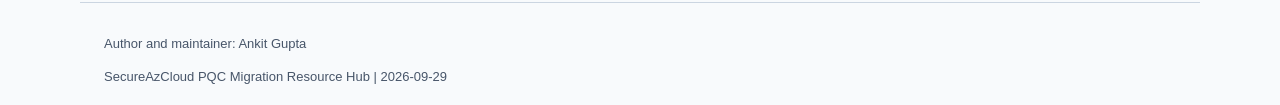
<file: resources/pqc-cloud-workload-identity-migration-checklist.html>
<!doctype html>
<html lang="en">
<head>
<meta charset="utf-8">
<meta name="viewport" content="width=device-width, initial-scale=1">
<title>PQC Cloud &amp; Workload Identity Migration Checklist</title>
<style>
:root{--brand:#12355b;--accent:#0f766e;--bg:#f8fafc;--card:#ffffff;--line:#cbd5e1;--text:#0f172a;--muted:#475569;}
*{box-sizing:border-box} body{font-family:Arial,Helvetica,sans-serif;line-height:1.55;margin:0;background:var(--bg);color:var(--text);}
header{background:linear-gradient(135deg,var(--brand),#1e6091);color:#fff;padding:36px 24px;}
main{max-width:1120px;margin:0 auto;padding:28px 24px 56px;}
a{color:#0b5cad} .eyebrow{text-transform:uppercase;letter-spacing:.08em;font-weight:700;font-size:12px;opacity:.9}
h1{font-size:34px;line-height:1.1;margin:10px 0 12px} h2{margin-top:30px;color:var(--brand)} h3{margin-bottom:8px;color:#12355b}
.subtitle{font-size:17px;max-width:900px}.meta{font-size:13px;opacity:.95}
.card-grid{display:grid;grid-template-columns:repeat(auto-fit,minmax(260px,1fr));gap:16px;margin:18px 0}
.card{background:var(--card);border:1px solid var(--line);border-radius:14px;padding:18px;box-shadow:0 1px 4px rgba(15,23,42,.07)}
.btn-row{display:flex;flex-wrap:wrap;gap:10px;margin-top:12px}
.btn{display:inline-block;background:var(--accent);color:#fff;text-decoration:none;border-radius:8px;padding:9px 12px;font-weight:700;font-size:14px}
.btn.secondary{background:#334155}
table{border-collapse:collapse;width:100%;background:#fff;margin:14px 0} th,td{border:1px solid var(--line);padding:10px;text-align:left;vertical-align:top;font-size:14px} th{background:#e2e8f0}
.callout{background:#fff7ed;border-left:5px solid #f97316;padding:14px 16px;margin:18px 0;border-radius:8px}
footer{border-top:1px solid var(--line);color:var(--muted);font-size:13px;padding:18px 24px;max-width:1120px;margin:0 auto}
.badge{display:inline-block;background:#e0f2fe;color:#075985;padding:4px 8px;border-radius:999px;font-size:12px;font-weight:700;margin-right:6px}
.table-scroll{overflow-x:auto} td{overflow-wrap:anywhere} @media(max-width:720px){.table-scroll table{min-width:660px}}
</style>
<meta name="author" content="Ankit Gupta">
</head>
<body>
<header>
  <div class="eyebrow">SecureAzCloud Public PQC Artifact</div>
  <h1>PQC Cloud &amp; Workload Identity Migration Checklist</h1>
  <p class="subtitle">Checklist covering certificates, workload identities, PKI, TLS/mTLS, signing, key lifecycle, SaaS dependencies, and cloud/IAM migration controls.</p>
  <p class="meta">Version v2.0 | Updated 2026-09-29 | Vendor-neutral | NIST-aligned | Public/redacted planning aid</p>
</header>
<main>
  <p><a href="../index.html">&larr; Back to SecureAzCloud PQC Migration Resource Hub</a></p>
  <div class="callout">
    This public version is intentionally redacted and uses examples/placeholders only. It does not include secrets, hostnames, IP addresses, customer data, internal diagrams, proprietary product configurations, or key material.
  </div>

  <h2>Downloads</h2>
  <div class="card-grid">
    
        <div class="card">
          <h3>XLSX Checklist</h3>
          <p>Workbook with cloud/IAM checklist, workload identity inventory, certificate/key map, NIST source mapping, pilot test plan, and forward planning.</p>
          <div class="btn-row"><a class="btn" href="../downloads/secureazcloud-pqc-cloud-workload-identity-checklist-v2.0.xlsx">Download</a></div>
        </div>
        <div class="card">
          <h3>PDF Companion</h3>
          <p>Printable companion covering NIST-informed cloud/identity controls, current source status, and pilot acceptance criteria.</p>
          <div class="btn-row"><a class="btn" href="../downloads/secureazcloud-pqc-cloud-workload-identity-checklist-v2.0.pdf">Download</a></div>
        </div>
        <div class="card">
          <h3>CSV Checklist</h3>
          <p>Lightweight CSV checklist for importing into ticketing, GRC, or project management tools.</p>
          <div class="btn-row"><a class="btn" href="../downloads/secureazcloud-pqc-cloud-workload-identity-checklist-v2.0.csv">Download</a></div>
        </div>
  </div>

  <h2>What this artifact covers</h2>
  <table>
    <thead><tr><th>Area</th><th>Coverage</th><th>Expected Evidence</th></tr></thead>
    <tbody><tr><td>Certificates and TLS</td><td>Managed certs, public/private CAs, mTLS, API gateways, service mesh, chain-size and relying-party constraints.</td><td>Certificate scan, CA export, TLS test result, gateway/service-mesh config.</td></tr>
<tr><td>Workload identities</td><td>Service principals, IAM roles, managed identities, Kubernetes service accounts, SPIFFE/SPIRE IDs, CI/CD identities.</td><td>IAM export, trust bundle map, workload identity inventory.</td></tr>
<tr><td>Identity signing</td><td>OIDC, OAuth, SAML, JWT, federation metadata, verifier libraries, and SaaS relying parties.</td><td>IdP signing-key inventory, relying-party test results.</td></tr>
<tr><td>SaaS/vendor readiness</td><td>Supplier roadmap, cryptographic disclosure, support windows, procurement language.</td><td>Vendor response, contract clause, support commitment.</td></tr></tbody>
  </table>

  <h2>Recommended use</h2>
  <ol>
    <li>Use the Checklist sheet to assign owners, priorities, due dates, and evidence links.</li>
<li>Populate the Workload_Identity_Inventory for P1 applications and shared platforms.</li>
<li>Populate the Certificate_and_Key_Map for TLS, mTLS, token signing, KMS/HSM, and CA dependencies.</li>
<li>Review the source-status register and supplier evidence before approving protocol profiles or provider commitments.</li>
<li>Run Pilot_Test_Plan in non-production before production change approval.</li>
  </ol>

<section class="currency-note">
<h2>2026 baseline, 2027 execution, and ongoing review</h2>
<p><strong>Version 2.0 | Sources reviewed 2026-09-29.</strong> This independent hub translates published standards and guidance into planning controls. Final publications, drafts, and hub-defined targets have different authority. Future recommendations cannot be known in advance.</p>
<p>Use the <a href="nist-2026-and-beyond.html">2026 and beyond planning guide</a> and <a href="reference-map.html">source status register</a> for publication status, transition assumptions, threat coverage, and review triggers. Review quarterly and when a standard, protocol, erratum, supplier commitment, or threat changes; next scheduled review: 2026-12-29.</p>
</section>
<section><h2>What is new in version 2.0</h2><table><thead><tr><th>Focus</th><th>Planning control</th><th>Evidence</th></tr></thead><tbody><tr><td>Layered trust inventory</td><td>Track transport key establishment and authentication separately from JWT/SAML/assertion signing, workload identity, KMS/HSM, and software signing.</td><td>Issuer/verifier/provider dependency map.</td></tr><tr><td>NIST token guidance</td><td>Add final IR 8587 considerations, token/assertion verification lifetime, key rollover, relying-party limits, and provider-controlled dependencies.</td><td>Protocol profile, product support, verifier test, and source evidence.</td></tr><tr><td>Adversarial and failure testing</td><td>Assess downgrade, token/chain size, malformed inputs, unknown key IDs, mixed peers, stale caches, failover, and rollback.</td><td>Test criteria, results, metrics, and release approval.</td></tr><tr><td>Horizon and watchlist</td><td>Track 2026 discovery, 2027 supported rollout, later lifecycle constraints, and standards/protocol/supplier changes.</td><td>Risk-based roadmap and quarterly review.</td></tr></tbody></table></section>
<section id="references"><h2>Source status and alignment</h2><p>Reviewed 2026-09-29. These sources inform hub-defined planning controls; drafts are tracked separately from the final baseline. See the <a href="reference-map.html">complete source register</a>.</p><div class="table-scroll"><table><thead><tr><th>ID</th><th>Publication and use</th><th>Status at review</th><th>Reviewed</th></tr></thead><tbody><tr><td>N01</td><td><a href="https://csrc.nist.gov/pubs/fips/203/final">FIPS 203 ML-KEM; key establishment, parameter sets 512/768/1024; monitor potential errata</a></td><td>Final 2024-08-13; notice 2025-11-17</td><td>2026-09-29</td></tr><tr><td>N02</td><td><a href="https://csrc.nist.gov/pubs/fips/204/final">FIPS 204 ML-DSA; signature generation and verification; monitor potential errata</a></td><td>Final 2024-08-13; notice 2026-07-31</td><td>2026-09-29</td></tr><tr><td>N03</td><td><a href="https://csrc.nist.gov/pubs/fips/205/final">FIPS 205 SLH-DSA; stateless hash-based signatures</a></td><td>Final 2024-08-13</td><td>2026-09-29</td></tr><tr><td>N04</td><td><a href="https://csrc.nist.gov/pubs/sp/800/227/final">SP 800-227; conforming KEM implementation, randomness, input validation, key destruction, authentication, key derivation/confirmation and multi-algorithm construction</a></td><td>Final 2025-09-18</td><td>2026-09-29</td></tr><tr><td>N05</td><td><a href="https://csrc.nist.gov/pubs/cswp/39/upd1/considerations-for-achieving-crypto-agility/final">CSWP 39-upd1; governance, inventory, risk-prioritized agility, negotiation, supply chains, APIs, continuous improvement</a></td><td>Final 2025-12-19; updated 2026-06-29</td><td>2026-09-29</td></tr><tr><td>N16</td><td><a href="https://csrc.nist.gov/pubs/ir/8587/final">IR 8587; signed tokens/assertions, key lifecycle, verification, automated workload identity token use, Section 7.7 PQC interoperability constraints</a></td><td>Final 2026-09-15</td><td>2026-09-29</td></tr><tr><td>N17</td><td><a href="https://csrc.nist.gov/pubs/sp/800/228/upd1/final">SP 800-228-upd1; API lifecycle risks and controls</a></td><td>Final; original 2025-06-27, updated 2026-03-13</td><td>2026-09-29</td></tr><tr><td>N22</td><td><a href="https://csrc.nist.gov/pubs/sp/800/204/a/final">SP 800-204A; service-mesh security architecture</a></td><td>Final 2020-05-27</td><td>2026-09-29</td></tr><tr><td>N23</td><td><a href="https://csrc.nist.gov/pubs/sp/800/204/b/final">SP 800-204B; service-mesh authentication/authorization</a></td><td>Final 2021-08</td><td>2026-09-29</td></tr><tr><td>N24</td><td><a href="https://csrc.nist.gov/projects/cryptographic-algorithm-validation-program">CAVP program; algorithm validation is prerequisite to, not replacement for, module validation</a></td><td>Official program; updated 2026-09-22</td><td>2026-09-29</td></tr><tr><td>N25</td><td><a href="https://csrc.nist.gov/Projects/cryptographic-module-validation-program/faqs">CMVP FAQ; module/version/operating-environment verification, protocol/product validation boundary, FIPS140-2 active-list transition</a></td><td>Official FAQ checked 2026-09-29</td><td>2026-09-29</td></tr><tr><td>N26</td><td><a href="https://csrc.nist.gov/projects/cryptographic-module-validation-program/validated-modules">CMVP validated modules; inspect certificate/security policy and active/historical/revoked status</a></td><td>Live certificate registry checked 2026-09-29</td><td>2026-09-29</td></tr></tbody></table></div><p>This is an independent planning aid, not a NIST publication, certification, compliance determination, or agency endorsement.</p></section>
  <h2>Disclaimer</h2>
  <p>This artifact is an independent planning aid. It is not a government publication and does not imply endorsement by NIST, CISA, or any public agency. Organizations should adapt it to their own architecture, operating constraints, regulatory obligations, and vendor support status.</p>
</main>
<footer>
  <p>Author and maintainer: Ankit Gupta</p>
  SecureAzCloud PQC Migration Resource Hub | 2026-09-29
</footer>
</body>
</html>
</file>
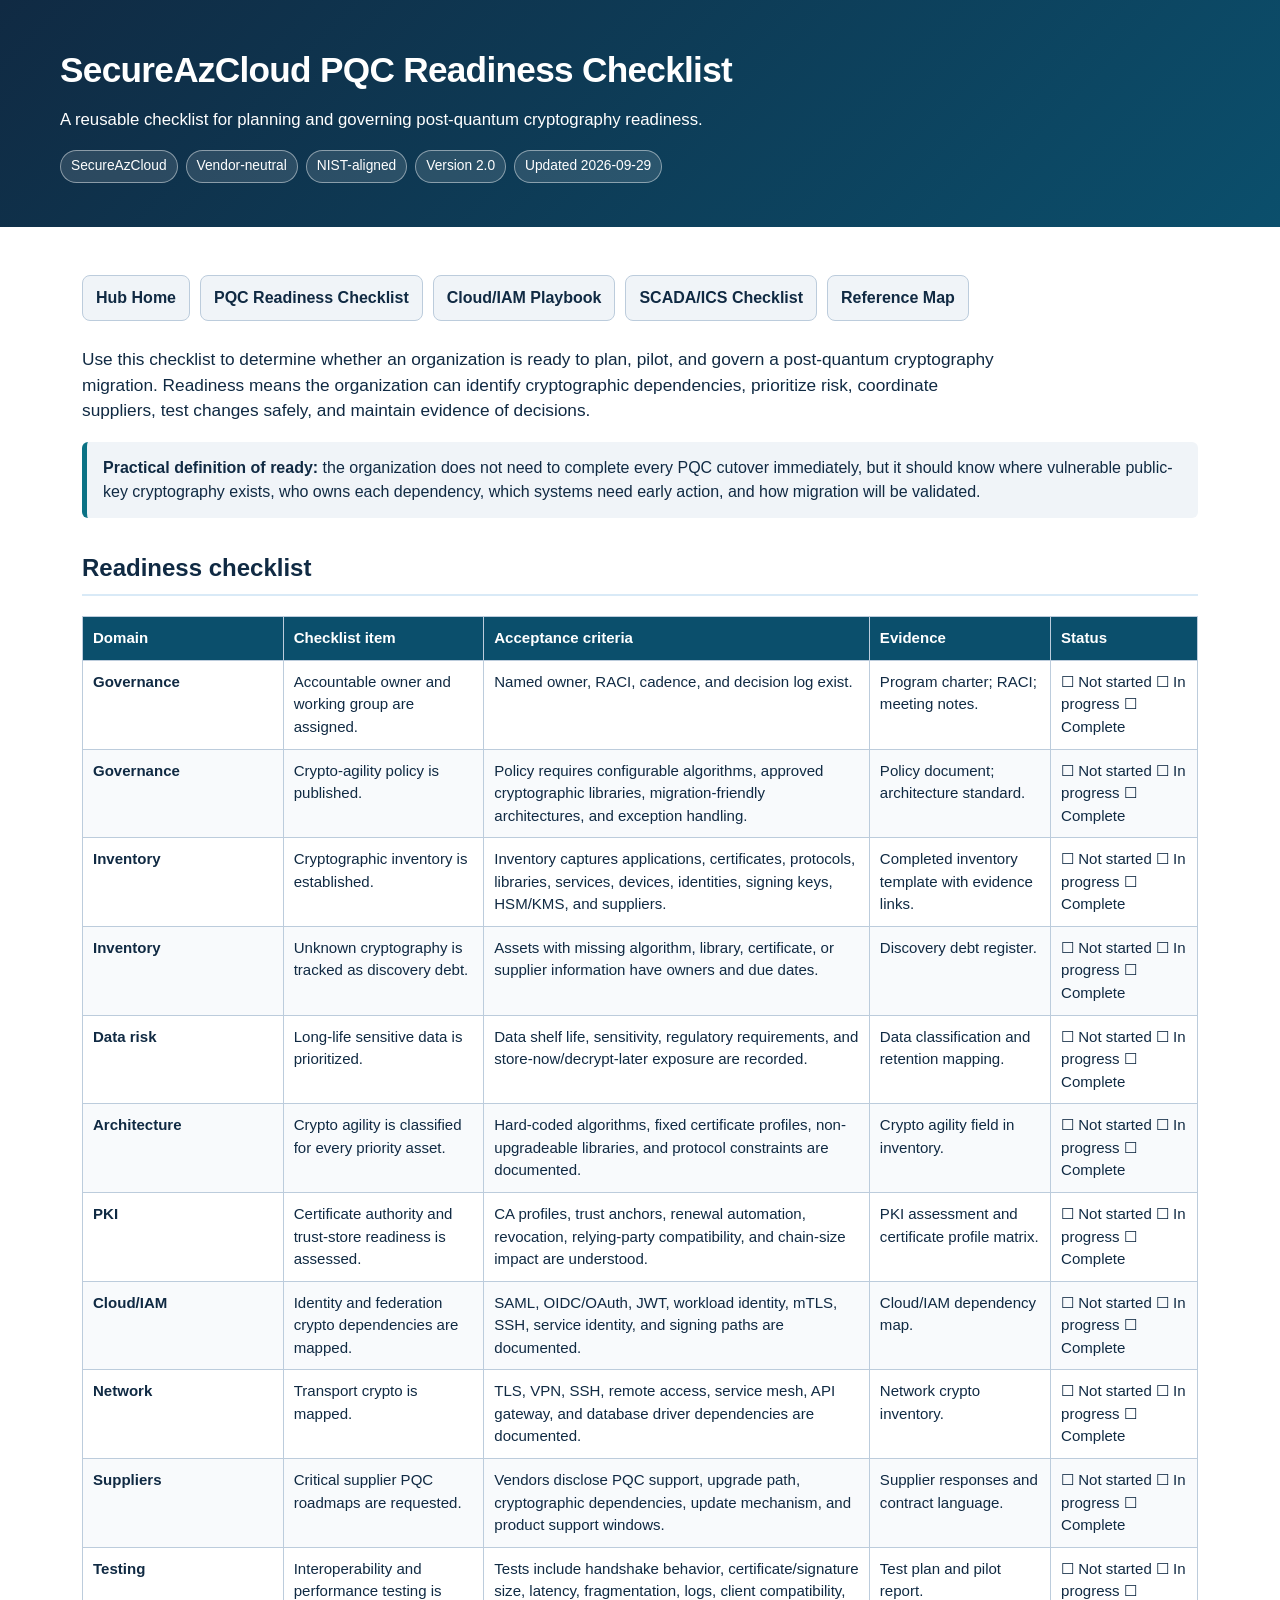
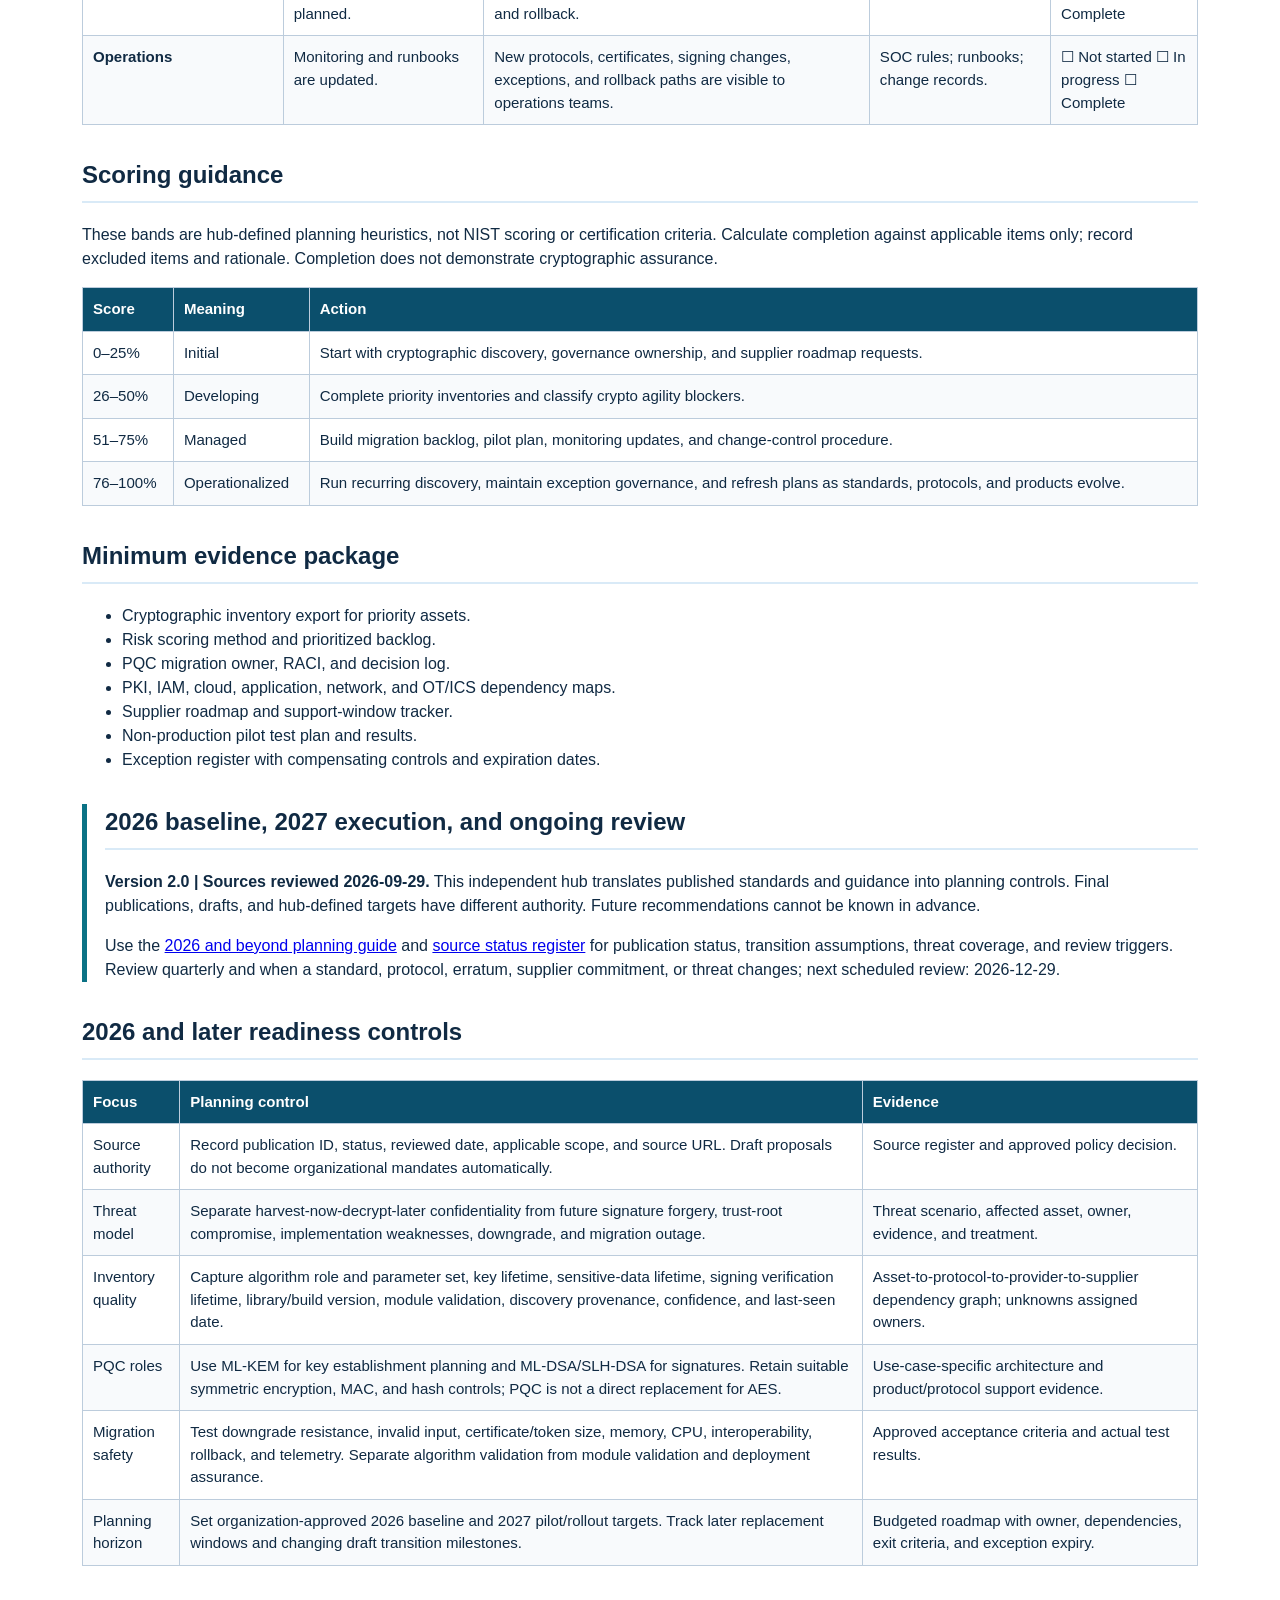
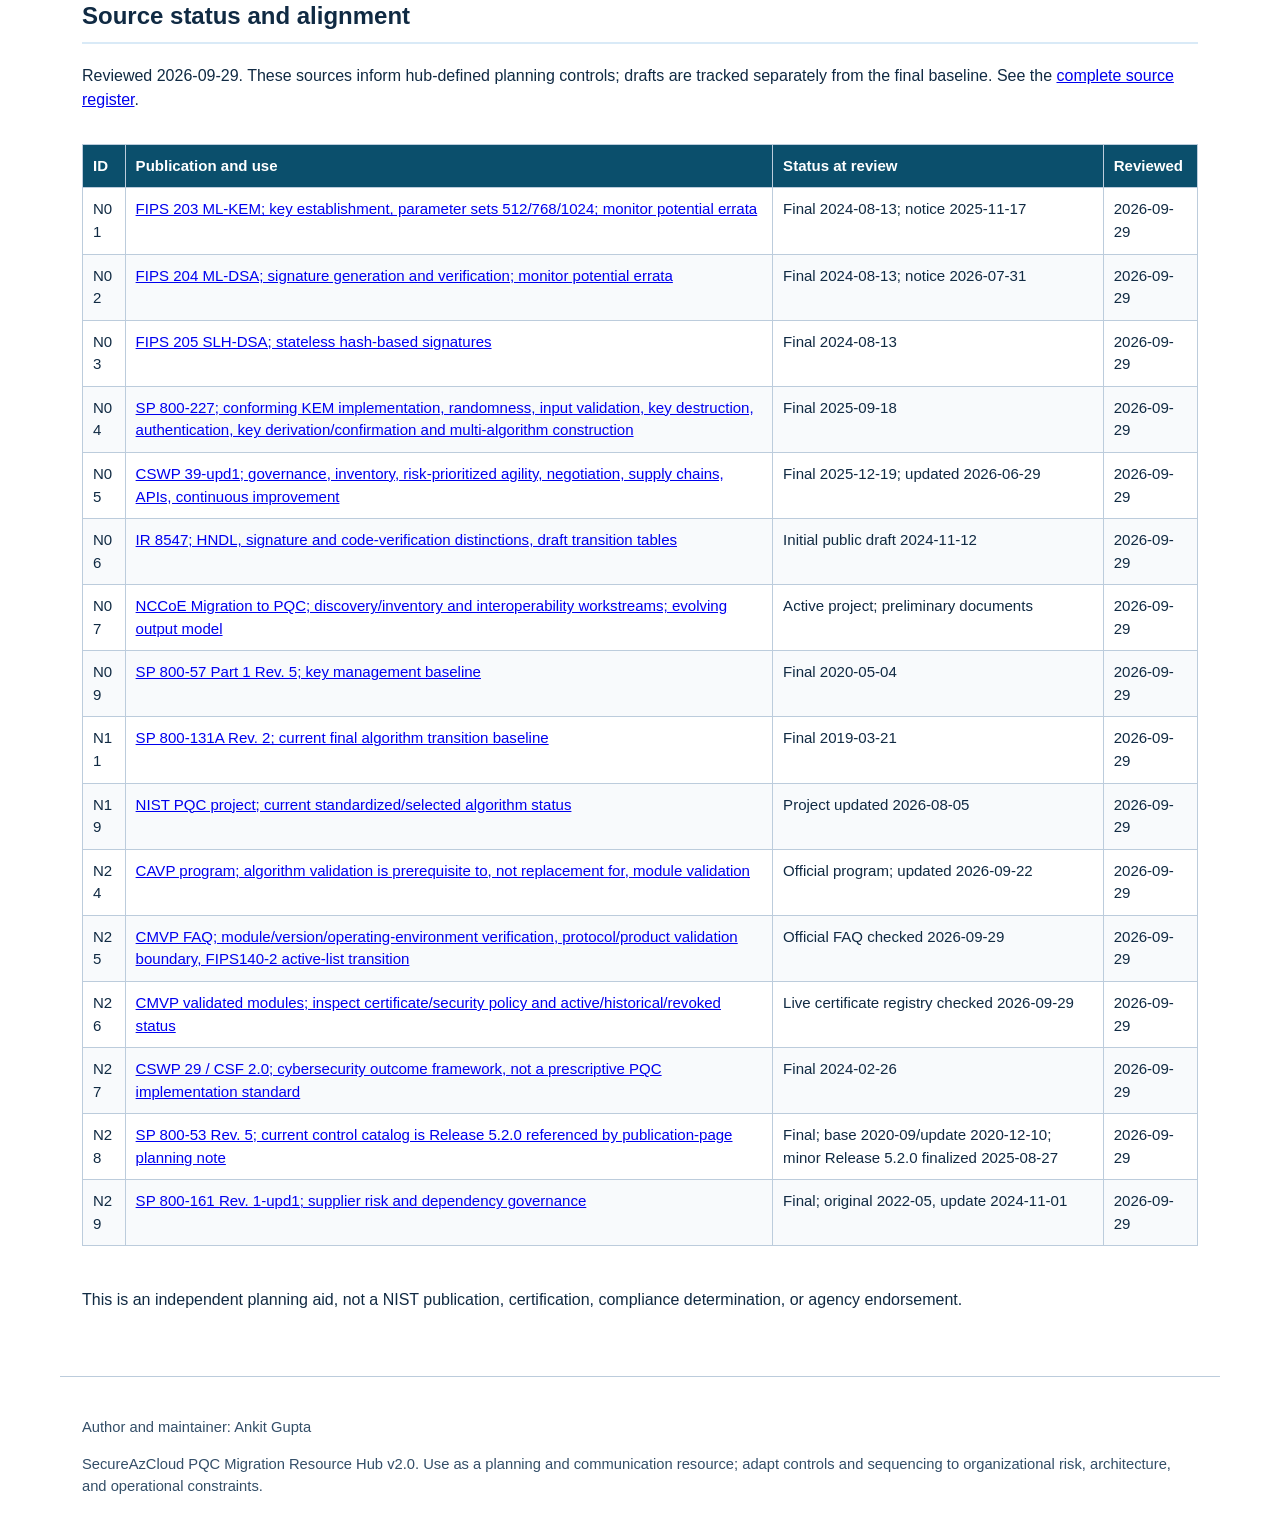
<file: resources/pqc-readiness-checklist.html>
<!doctype html>
<html lang="en">
<head>
  <meta charset="utf-8">
  <meta name="viewport" content="width=device-width,initial-scale=1">
  <title>SecureAzCloud PQC Readiness Checklist</title>
  <link rel="stylesheet" href="../assets/style.css">
<meta name="author" content="Ankit Gupta">
</head>
<body>
<header>
  <div class="wrap">
    <h1>SecureAzCloud PQC Readiness Checklist</h1>
    <p>A reusable checklist for planning and governing post-quantum cryptography readiness.</p>
    <div class="badges">
      <span class="badge">SecureAzCloud</span>
      <span class="badge">Vendor-neutral</span>
      <span class="badge">NIST-aligned</span>
      <span class="badge">Version 2.0</span>
      <span class="badge">Updated 2026-09-29</span>
    </div>
  </div>
</header>
<main>
<nav class="hubnav">
  <a href="../index.html">Hub Home</a>
  <a href="../resources/pqc-readiness-checklist.html">PQC Readiness Checklist</a>
  <a href="../resources/cloud-iam-migration-playbook.html">Cloud/IAM Playbook</a>
  <a href="../resources/scada-ics-pqc-checklist.html">SCADA/ICS Checklist</a>
  <a href="../resources/reference-map.html">Reference Map</a>
</nav>

<section>
<p class="lead">Use this checklist to determine whether an organization is ready to plan, pilot, and govern a post-quantum cryptography migration. Readiness means the organization can identify cryptographic dependencies, prioritize risk, coordinate suppliers, test changes safely, and maintain evidence of decisions.</p>
<div class="notice"><strong>Practical definition of ready:</strong> the organization does not need to complete every PQC cutover immediately, but it should know where vulnerable public-key cryptography exists, who owns each dependency, which systems need early action, and how migration will be validated.</div>
</section>
<section>
<h2>Readiness checklist</h2>
<table class="checklist">
<thead><tr><th>Domain</th><th>Checklist item</th><th>Acceptance criteria</th><th>Evidence</th><th>Status</th></tr></thead>
<tbody>
<tr><td>Governance</td><td>Accountable owner and working group are assigned.</td><td>Named owner, RACI, cadence, and decision log exist.</td><td>Program charter; RACI; meeting notes.</td><td>☐ Not started ☐ In progress ☐ Complete</td></tr>
<tr><td>Governance</td><td>Crypto-agility policy is published.</td><td>Policy requires configurable algorithms, approved cryptographic libraries, migration-friendly architectures, and exception handling.</td><td>Policy document; architecture standard.</td><td>☐ Not started ☐ In progress ☐ Complete</td></tr>
<tr><td>Inventory</td><td>Cryptographic inventory is established.</td><td>Inventory captures applications, certificates, protocols, libraries, services, devices, identities, signing keys, HSM/KMS, and suppliers.</td><td>Completed inventory template with evidence links.</td><td>☐ Not started ☐ In progress ☐ Complete</td></tr>
<tr><td>Inventory</td><td>Unknown cryptography is tracked as discovery debt.</td><td>Assets with missing algorithm, library, certificate, or supplier information have owners and due dates.</td><td>Discovery debt register.</td><td>☐ Not started ☐ In progress ☐ Complete</td></tr>
<tr><td>Data risk</td><td>Long-life sensitive data is prioritized.</td><td>Data shelf life, sensitivity, regulatory requirements, and store-now/decrypt-later exposure are recorded.</td><td>Data classification and retention mapping.</td><td>☐ Not started ☐ In progress ☐ Complete</td></tr>
<tr><td>Architecture</td><td>Crypto agility is classified for every priority asset.</td><td>Hard-coded algorithms, fixed certificate profiles, non-upgradeable libraries, and protocol constraints are documented.</td><td>Crypto agility field in inventory.</td><td>☐ Not started ☐ In progress ☐ Complete</td></tr>
<tr><td>PKI</td><td>Certificate authority and trust-store readiness is assessed.</td><td>CA profiles, trust anchors, renewal automation, revocation, relying-party compatibility, and chain-size impact are understood.</td><td>PKI assessment and certificate profile matrix.</td><td>☐ Not started ☐ In progress ☐ Complete</td></tr>
<tr><td>Cloud/IAM</td><td>Identity and federation crypto dependencies are mapped.</td><td>SAML, OIDC/OAuth, JWT, workload identity, mTLS, SSH, service identity, and signing paths are documented.</td><td>Cloud/IAM dependency map.</td><td>☐ Not started ☐ In progress ☐ Complete</td></tr>
<tr><td>Network</td><td>Transport crypto is mapped.</td><td>TLS, VPN, SSH, remote access, service mesh, API gateway, and database driver dependencies are documented.</td><td>Network crypto inventory.</td><td>☐ Not started ☐ In progress ☐ Complete</td></tr>
<tr><td>Suppliers</td><td>Critical supplier PQC roadmaps are requested.</td><td>Vendors disclose PQC support, upgrade path, cryptographic dependencies, update mechanism, and product support windows.</td><td>Supplier responses and contract language.</td><td>☐ Not started ☐ In progress ☐ Complete</td></tr>
<tr><td>Testing</td><td>Interoperability and performance testing is planned.</td><td>Tests include handshake behavior, certificate/signature size, latency, fragmentation, logs, client compatibility, and rollback.</td><td>Test plan and pilot report.</td><td>☐ Not started ☐ In progress ☐ Complete</td></tr>
<tr><td>Operations</td><td>Monitoring and runbooks are updated.</td><td>New protocols, certificates, signing changes, exceptions, and rollback paths are visible to operations teams.</td><td>SOC rules; runbooks; change records.</td><td>☐ Not started ☐ In progress ☐ Complete</td></tr>
</tbody>
</table>
</section>
<section>
<h2>Scoring guidance</h2><p>These bands are hub-defined planning heuristics, not NIST scoring or certification criteria. Calculate completion against applicable items only; record excluded items and rationale. Completion does not demonstrate cryptographic assurance.</p>
<table>
<thead><tr><th>Score</th><th>Meaning</th><th>Action</th></tr></thead>
<tbody>
<tr><td>0–25%</td><td>Initial</td><td>Start with cryptographic discovery, governance ownership, and supplier roadmap requests.</td></tr>
<tr><td>26–50%</td><td>Developing</td><td>Complete priority inventories and classify crypto agility blockers.</td></tr>
<tr><td>51–75%</td><td>Managed</td><td>Build migration backlog, pilot plan, monitoring updates, and change-control procedure.</td></tr>
<tr><td>76–100%</td><td>Operationalized</td><td>Run recurring discovery, maintain exception governance, and refresh plans as standards, protocols, and products evolve.</td></tr>
</tbody>
</table>
</section>
<section>
<h2>Minimum evidence package</h2>
<ul>
<li>Cryptographic inventory export for priority assets.</li>
<li>Risk scoring method and prioritized backlog.</li>
<li>PQC migration owner, RACI, and decision log.</li>
<li>PKI, IAM, cloud, application, network, and OT/ICS dependency maps.</li>
<li>Supplier roadmap and support-window tracker.</li>
<li>Non-production pilot test plan and results.</li>
<li>Exception register with compensating controls and expiration dates.</li>
</ul>
</section>

<section class="currency-note">
<h2>2026 baseline, 2027 execution, and ongoing review</h2>
<p><strong>Version 2.0 | Sources reviewed 2026-09-29.</strong> This independent hub translates published standards and guidance into planning controls. Final publications, drafts, and hub-defined targets have different authority. Future recommendations cannot be known in advance.</p>
<p>Use the <a href="nist-2026-and-beyond.html">2026 and beyond planning guide</a> and <a href="reference-map.html">source status register</a> for publication status, transition assumptions, threat coverage, and review triggers. Review quarterly and when a standard, protocol, erratum, supplier commitment, or threat changes; next scheduled review: 2026-12-29.</p>
</section>
<section><h2>2026 and later readiness controls</h2><table><thead><tr><th>Focus</th><th>Planning control</th><th>Evidence</th></tr></thead><tbody><tr><td>Source authority</td><td>Record publication ID, status, reviewed date, applicable scope, and source URL. Draft proposals do not become organizational mandates automatically.</td><td>Source register and approved policy decision.</td></tr><tr><td>Threat model</td><td>Separate harvest-now-decrypt-later confidentiality from future signature forgery, trust-root compromise, implementation weaknesses, downgrade, and migration outage.</td><td>Threat scenario, affected asset, owner, evidence, and treatment.</td></tr><tr><td>Inventory quality</td><td>Capture algorithm role and parameter set, key lifetime, sensitive-data lifetime, signing verification lifetime, library/build version, module validation, discovery provenance, confidence, and last-seen date.</td><td>Asset-to-protocol-to-provider-to-supplier dependency graph; unknowns assigned owners.</td></tr><tr><td>PQC roles</td><td>Use ML-KEM for key establishment planning and ML-DSA/SLH-DSA for signatures. Retain suitable symmetric encryption, MAC, and hash controls; PQC is not a direct replacement for AES.</td><td>Use-case-specific architecture and product/protocol support evidence.</td></tr><tr><td>Migration safety</td><td>Test downgrade resistance, invalid input, certificate/token size, memory, CPU, interoperability, rollback, and telemetry. Separate algorithm validation from module validation and deployment assurance.</td><td>Approved acceptance criteria and actual test results.</td></tr><tr><td>Planning horizon</td><td>Set organization-approved 2026 baseline and 2027 pilot/rollout targets. Track later replacement windows and changing draft transition milestones.</td><td>Budgeted roadmap with owner, dependencies, exit criteria, and exception expiry.</td></tr></tbody></table></section>
<section id="references"><h2>Source status and alignment</h2><p>Reviewed 2026-09-29. These sources inform hub-defined planning controls; drafts are tracked separately from the final baseline. See the <a href="reference-map.html">complete source register</a>.</p><div class="table-scroll"><table><thead><tr><th>ID</th><th>Publication and use</th><th>Status at review</th><th>Reviewed</th></tr></thead><tbody><tr><td>N01</td><td><a href="https://csrc.nist.gov/pubs/fips/203/final">FIPS 203 ML-KEM; key establishment, parameter sets 512/768/1024; monitor potential errata</a></td><td>Final 2024-08-13; notice 2025-11-17</td><td>2026-09-29</td></tr><tr><td>N02</td><td><a href="https://csrc.nist.gov/pubs/fips/204/final">FIPS 204 ML-DSA; signature generation and verification; monitor potential errata</a></td><td>Final 2024-08-13; notice 2026-07-31</td><td>2026-09-29</td></tr><tr><td>N03</td><td><a href="https://csrc.nist.gov/pubs/fips/205/final">FIPS 205 SLH-DSA; stateless hash-based signatures</a></td><td>Final 2024-08-13</td><td>2026-09-29</td></tr><tr><td>N04</td><td><a href="https://csrc.nist.gov/pubs/sp/800/227/final">SP 800-227; conforming KEM implementation, randomness, input validation, key destruction, authentication, key derivation/confirmation and multi-algorithm construction</a></td><td>Final 2025-09-18</td><td>2026-09-29</td></tr><tr><td>N05</td><td><a href="https://csrc.nist.gov/pubs/cswp/39/upd1/considerations-for-achieving-crypto-agility/final">CSWP 39-upd1; governance, inventory, risk-prioritized agility, negotiation, supply chains, APIs, continuous improvement</a></td><td>Final 2025-12-19; updated 2026-06-29</td><td>2026-09-29</td></tr><tr><td>N06</td><td><a href="https://csrc.nist.gov/pubs/ir/8547/ipd">IR 8547; HNDL, signature and code-verification distinctions, draft transition tables</a></td><td>Initial public draft 2024-11-12</td><td>2026-09-29</td></tr><tr><td>N07</td><td><a href="https://www.nccoe.nist.gov/applied-cryptography/migration-to-pqc">NCCoE Migration to PQC; discovery/inventory and interoperability workstreams; evolving output model</a></td><td>Active project; preliminary documents</td><td>2026-09-29</td></tr><tr><td>N09</td><td><a href="https://csrc.nist.gov/pubs/sp/800/57/pt1/r5/final">SP 800-57 Part 1 Rev. 5; key management baseline</a></td><td>Final 2020-05-04</td><td>2026-09-29</td></tr><tr><td>N11</td><td><a href="https://csrc.nist.gov/pubs/sp/800/131/a/r2/final">SP 800-131A Rev. 2; current final algorithm transition baseline</a></td><td>Final 2019-03-21</td><td>2026-09-29</td></tr><tr><td>N19</td><td><a href="https://csrc.nist.gov/projects/post-quantum-cryptography">NIST PQC project; current standardized/selected algorithm status</a></td><td>Project updated 2026-08-05</td><td>2026-09-29</td></tr><tr><td>N24</td><td><a href="https://csrc.nist.gov/projects/cryptographic-algorithm-validation-program">CAVP program; algorithm validation is prerequisite to, not replacement for, module validation</a></td><td>Official program; updated 2026-09-22</td><td>2026-09-29</td></tr><tr><td>N25</td><td><a href="https://csrc.nist.gov/Projects/cryptographic-module-validation-program/faqs">CMVP FAQ; module/version/operating-environment verification, protocol/product validation boundary, FIPS140-2 active-list transition</a></td><td>Official FAQ checked 2026-09-29</td><td>2026-09-29</td></tr><tr><td>N26</td><td><a href="https://csrc.nist.gov/projects/cryptographic-module-validation-program/validated-modules">CMVP validated modules; inspect certificate/security policy and active/historical/revoked status</a></td><td>Live certificate registry checked 2026-09-29</td><td>2026-09-29</td></tr><tr><td>N27</td><td><a href="https://csrc.nist.gov/pubs/cswp/29/the-nist-cybersecurity-framework-csf-20/final">CSWP 29 / CSF 2.0; cybersecurity outcome framework, not a prescriptive PQC implementation standard</a></td><td>Final 2024-02-26</td><td>2026-09-29</td></tr><tr><td>N28</td><td><a href="https://csrc.nist.gov/pubs/sp/800/53/r5/upd1/final">SP 800-53 Rev. 5; current control catalog is Release 5.2.0 referenced by publication-page planning note</a></td><td>Final; base 2020-09/update 2020-12-10; minor Release 5.2.0 finalized 2025-08-27</td><td>2026-09-29</td></tr><tr><td>N29</td><td><a href="https://csrc.nist.gov/pubs/sp/800/161/r1/upd1/final">SP 800-161 Rev. 1-upd1; supplier risk and dependency governance</a></td><td>Final; original 2022-05, update 2024-11-01</td><td>2026-09-29</td></tr></tbody></table></div><p>This is an independent planning aid, not a NIST publication, certification, compliance determination, or agency endorsement.</p></section>
</main>
<footer>
  <p>Author and maintainer: Ankit Gupta</p>
  SecureAzCloud PQC Migration Resource Hub v2.0. Use as a planning and communication resource; adapt controls and sequencing to organizational risk, architecture, and operational constraints.
</footer>
</body>
</html>
</file>
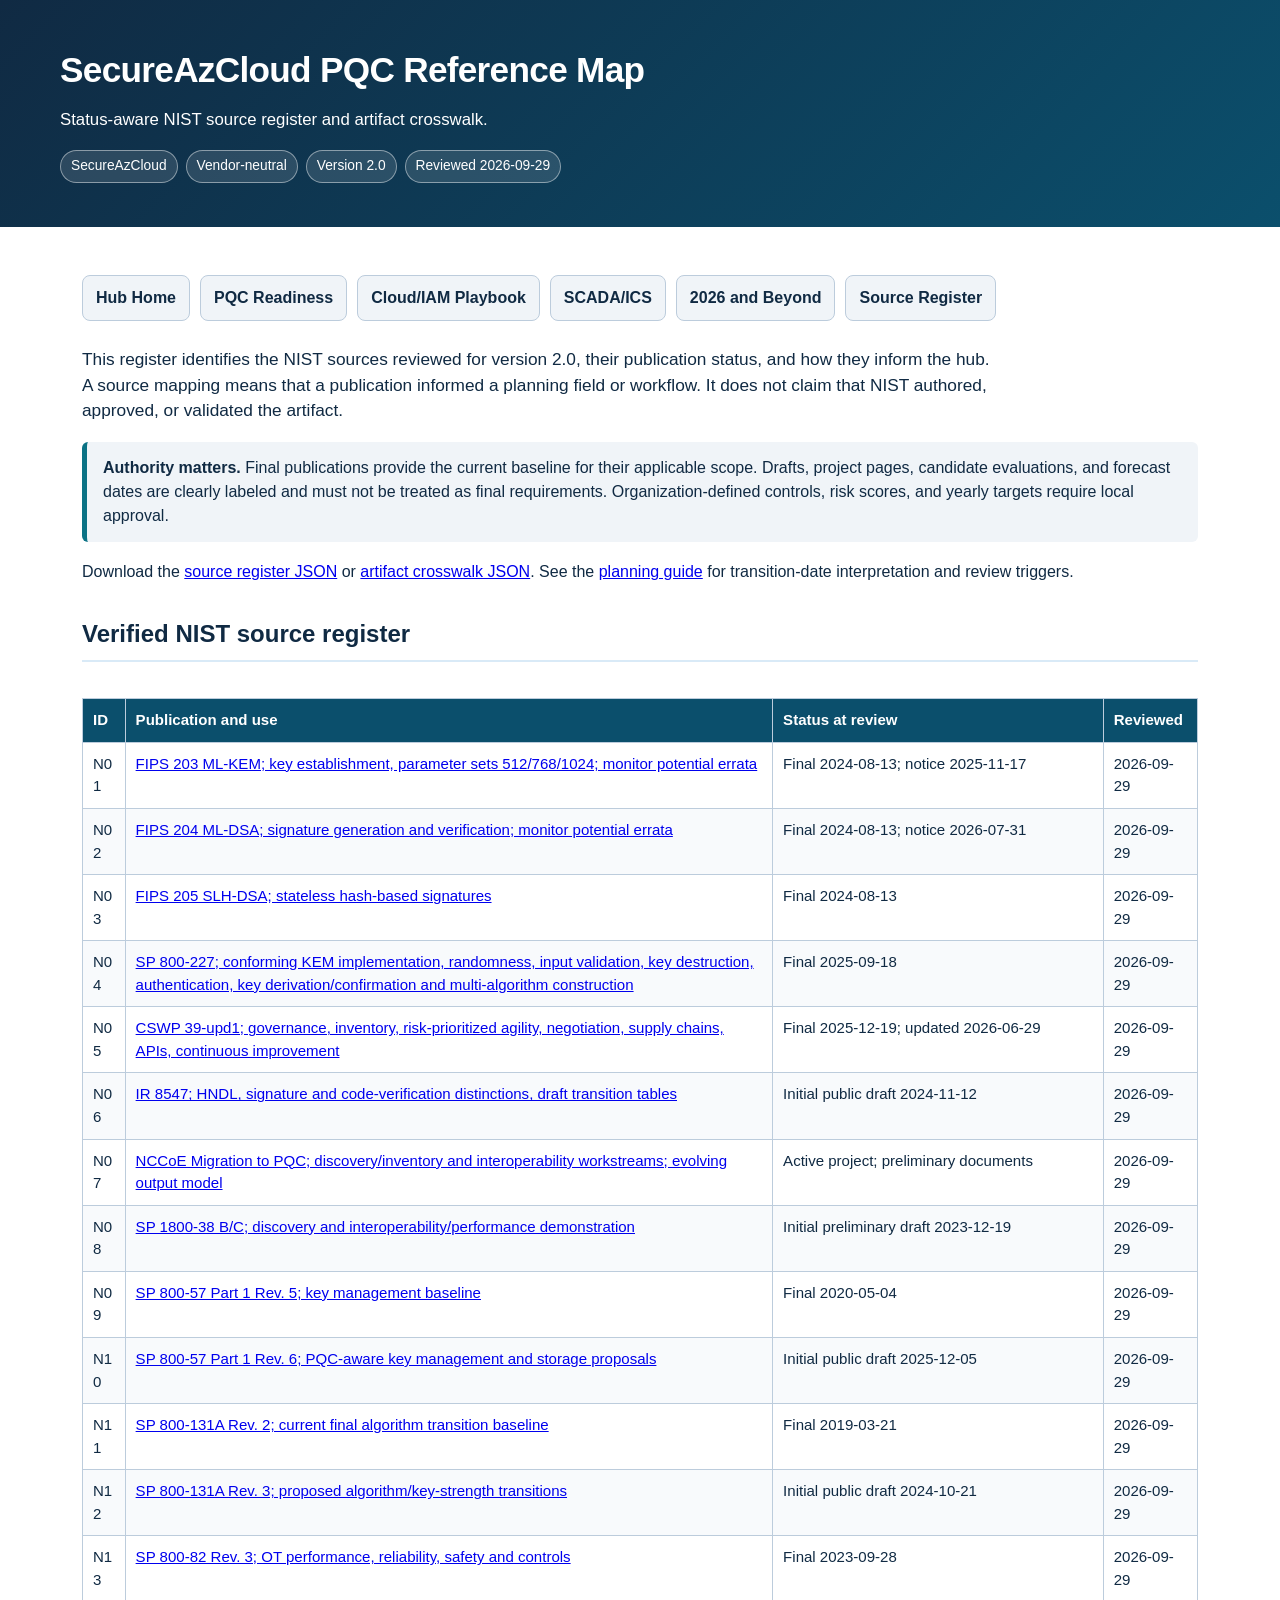
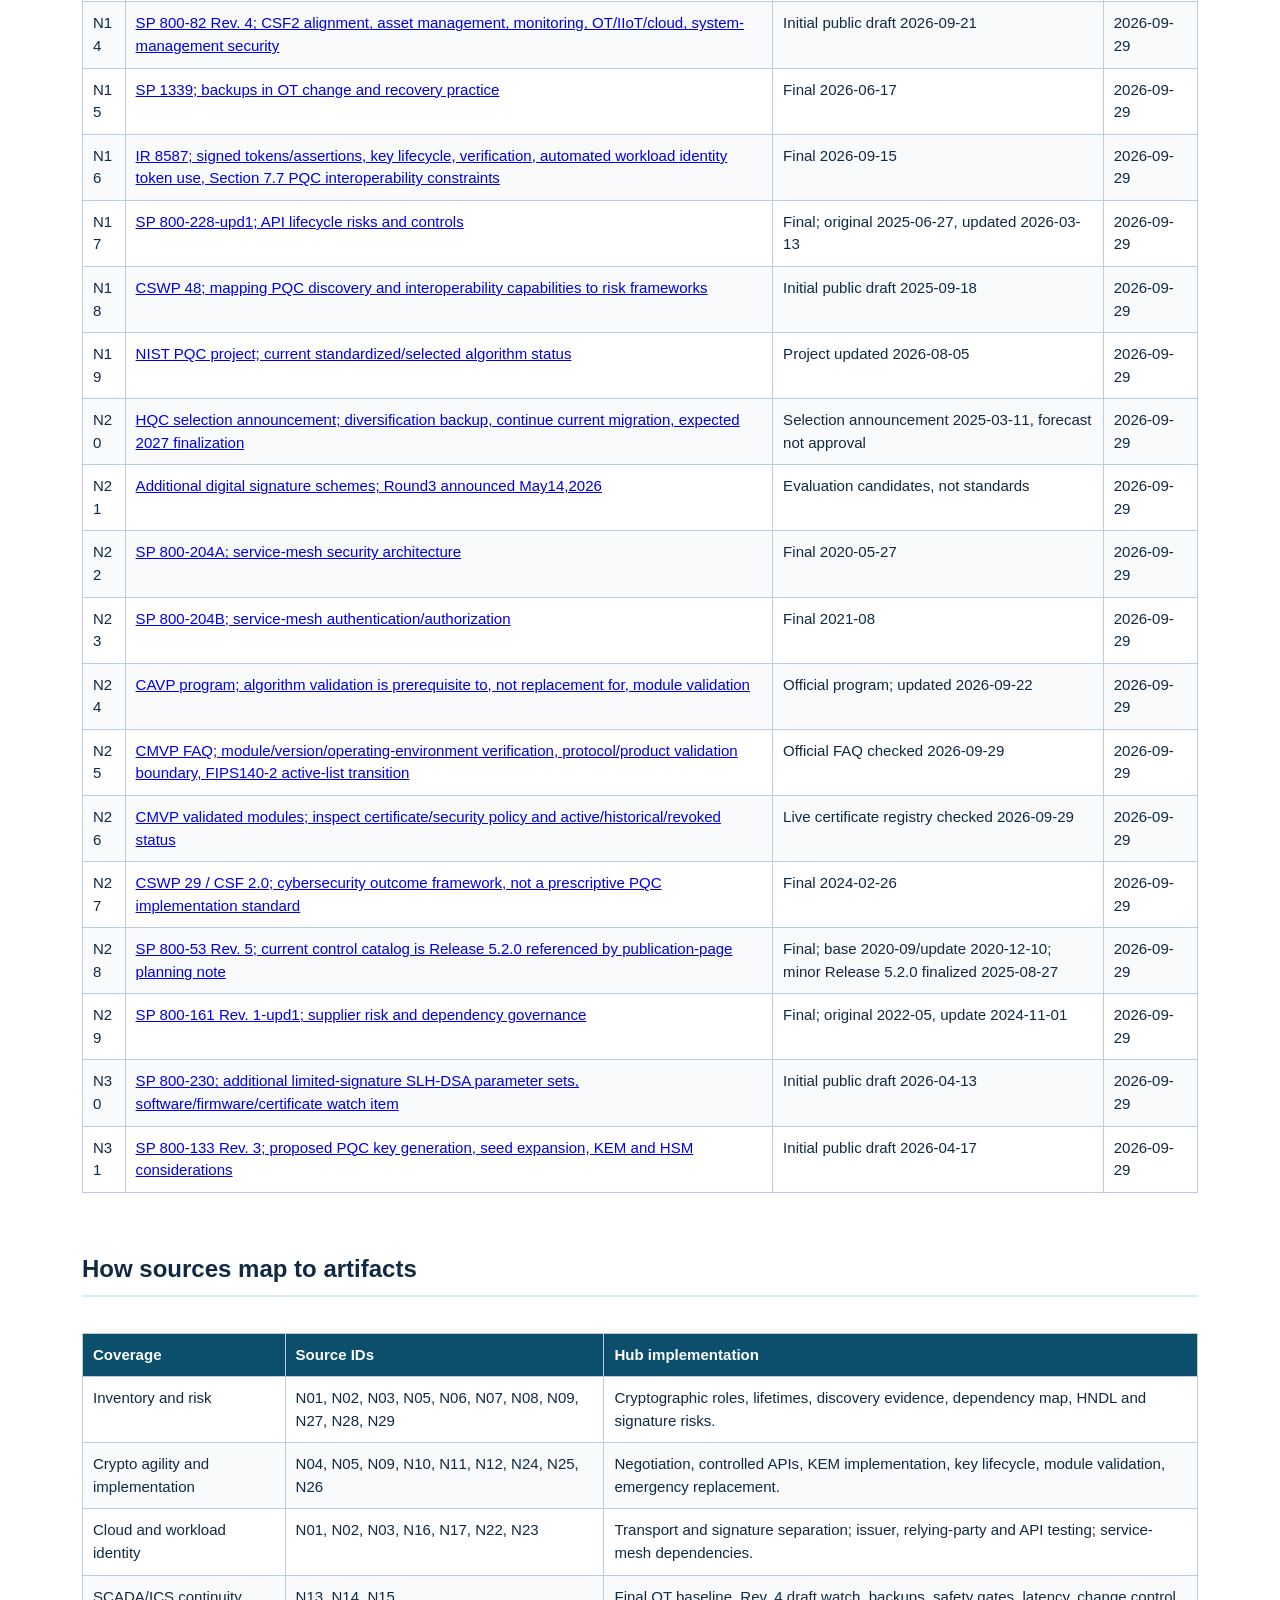
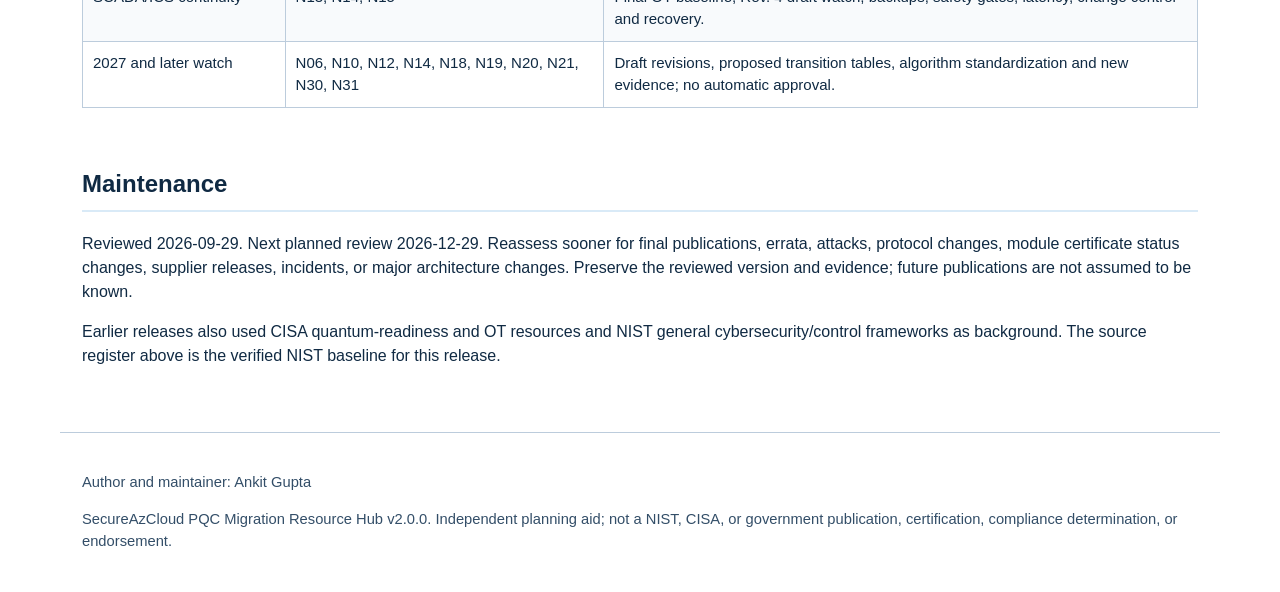
<file: resources/reference-map.html>
<!doctype html>
<html lang="en"><head><meta charset="utf-8"><meta name="viewport" content="width=device-width,initial-scale=1"><title>SecureAzCloud PQC Reference Map</title><link rel="stylesheet" href="../assets/style.css"><meta name="author" content="Ankit Gupta">
</head><body><header><div class="wrap"><h1>SecureAzCloud PQC Reference Map</h1><p>Status-aware NIST source register and artifact crosswalk.</p><div class="badges"><span class="badge">SecureAzCloud</span><span class="badge">Vendor-neutral</span><span class="badge">Version 2.0</span><span class="badge">Reviewed 2026-09-29</span></div></div></header><main><nav class="hubnav"><a href="../index.html">Hub Home</a><a href="pqc-readiness-checklist.html">PQC Readiness</a><a href="cloud-iam-migration-playbook.html">Cloud/IAM Playbook</a><a href="scada-ics-pqc-checklist.html">SCADA/ICS</a><a href="nist-2026-and-beyond.html">2026 and Beyond</a><a href="reference-map.html">Source Register</a></nav><section><p class="lead">This register identifies the NIST sources reviewed for version 2.0, their publication status, and how they inform the hub. A source mapping means that a publication informed a planning field or workflow. It does not claim that NIST authored, approved, or validated the artifact.</p><div class="notice"><strong>Authority matters.</strong> Final publications provide the current baseline for their applicable scope. Drafts, project pages, candidate evaluations, and forecast dates are clearly labeled and must not be treated as final requirements. Organization-defined controls, risk scores, and yearly targets require local approval.</div><p>Download the <a href="../source-map.json">source register JSON</a> or <a href="../source-map-addendum.json">artifact crosswalk JSON</a>. See the <a href="nist-2026-and-beyond.html">planning guide</a> for transition-date interpretation and review triggers.</p></section><section><h2>Verified NIST source register</h2><div class="table-scroll"><table><thead><tr><th>ID</th><th>Publication and use</th><th>Status at review</th><th>Reviewed</th></tr></thead><tbody><tr><td>N01</td><td><a href="https://csrc.nist.gov/pubs/fips/203/final">FIPS 203 ML-KEM; key establishment, parameter sets 512/768/1024; monitor potential errata</a></td><td>Final 2024-08-13; notice 2025-11-17</td><td>2026-09-29</td></tr><tr><td>N02</td><td><a href="https://csrc.nist.gov/pubs/fips/204/final">FIPS 204 ML-DSA; signature generation and verification; monitor potential errata</a></td><td>Final 2024-08-13; notice 2026-07-31</td><td>2026-09-29</td></tr><tr><td>N03</td><td><a href="https://csrc.nist.gov/pubs/fips/205/final">FIPS 205 SLH-DSA; stateless hash-based signatures</a></td><td>Final 2024-08-13</td><td>2026-09-29</td></tr><tr><td>N04</td><td><a href="https://csrc.nist.gov/pubs/sp/800/227/final">SP 800-227; conforming KEM implementation, randomness, input validation, key destruction, authentication, key derivation/confirmation and multi-algorithm construction</a></td><td>Final 2025-09-18</td><td>2026-09-29</td></tr><tr><td>N05</td><td><a href="https://csrc.nist.gov/pubs/cswp/39/upd1/considerations-for-achieving-crypto-agility/final">CSWP 39-upd1; governance, inventory, risk-prioritized agility, negotiation, supply chains, APIs, continuous improvement</a></td><td>Final 2025-12-19; updated 2026-06-29</td><td>2026-09-29</td></tr><tr><td>N06</td><td><a href="https://csrc.nist.gov/pubs/ir/8547/ipd">IR 8547; HNDL, signature and code-verification distinctions, draft transition tables</a></td><td>Initial public draft 2024-11-12</td><td>2026-09-29</td></tr><tr><td>N07</td><td><a href="https://www.nccoe.nist.gov/applied-cryptography/migration-to-pqc">NCCoE Migration to PQC; discovery/inventory and interoperability workstreams; evolving output model</a></td><td>Active project; preliminary documents</td><td>2026-09-29</td></tr><tr><td>N08</td><td><a href="https://csrc.nist.gov/pubs/sp/1800/38/iprd-(1)">SP 1800-38 B/C; discovery and interoperability/performance demonstration</a></td><td>Initial preliminary draft 2023-12-19</td><td>2026-09-29</td></tr><tr><td>N09</td><td><a href="https://csrc.nist.gov/pubs/sp/800/57/pt1/r5/final">SP 800-57 Part 1 Rev. 5; key management baseline</a></td><td>Final 2020-05-04</td><td>2026-09-29</td></tr><tr><td>N10</td><td><a href="https://csrc.nist.gov/pubs/sp/800/57/pt1/r6/ipd">SP 800-57 Part 1 Rev. 6; PQC-aware key management and storage proposals</a></td><td>Initial public draft 2025-12-05</td><td>2026-09-29</td></tr><tr><td>N11</td><td><a href="https://csrc.nist.gov/pubs/sp/800/131/a/r2/final">SP 800-131A Rev. 2; current final algorithm transition baseline</a></td><td>Final 2019-03-21</td><td>2026-09-29</td></tr><tr><td>N12</td><td><a href="https://csrc.nist.gov/pubs/sp/800/131/a/r3/ipd">SP 800-131A Rev. 3; proposed algorithm/key-strength transitions</a></td><td>Initial public draft 2024-10-21</td><td>2026-09-29</td></tr><tr><td>N13</td><td><a href="https://csrc.nist.gov/pubs/sp/800/82/r3/final">SP 800-82 Rev. 3; OT performance, reliability, safety and controls</a></td><td>Final 2023-09-28</td><td>2026-09-29</td></tr><tr><td>N14</td><td><a href="https://csrc.nist.gov/pubs/sp/800/82/r4/ipd">SP 800-82 Rev. 4; CSF2 alignment, asset management, monitoring, OT/IIoT/cloud, system-management security</a></td><td>Initial public draft 2026-09-21</td><td>2026-09-29</td></tr><tr><td>N15</td><td><a href="https://csrc.nist.gov/pubs/sp/1339/final">SP 1339; backups in OT change and recovery practice</a></td><td>Final 2026-06-17</td><td>2026-09-29</td></tr><tr><td>N16</td><td><a href="https://csrc.nist.gov/pubs/ir/8587/final">IR 8587; signed tokens/assertions, key lifecycle, verification, automated workload identity token use, Section 7.7 PQC interoperability constraints</a></td><td>Final 2026-09-15</td><td>2026-09-29</td></tr><tr><td>N17</td><td><a href="https://csrc.nist.gov/pubs/sp/800/228/upd1/final">SP 800-228-upd1; API lifecycle risks and controls</a></td><td>Final; original 2025-06-27, updated 2026-03-13</td><td>2026-09-29</td></tr><tr><td>N18</td><td><a href="https://csrc.nist.gov/pubs/cswp/48/mapping-migration-to-pqc-project-capabilities-to-r/ipd">CSWP 48; mapping PQC discovery and interoperability capabilities to risk frameworks</a></td><td>Initial public draft 2025-09-18</td><td>2026-09-29</td></tr><tr><td>N19</td><td><a href="https://csrc.nist.gov/projects/post-quantum-cryptography">NIST PQC project; current standardized/selected algorithm status</a></td><td>Project updated 2026-08-05</td><td>2026-09-29</td></tr><tr><td>N20</td><td><a href="https://www.nist.gov/news-events/news/2025/03/nist-selects-hqc-fifth-algorithm-post-quantum-encryption">HQC selection announcement; diversification backup, continue current migration, expected 2027 finalization</a></td><td>Selection announcement 2025-03-11, forecast not approval</td><td>2026-09-29</td></tr><tr><td>N21</td><td><a href="https://csrc.nist.gov/projects/pqc-dig-sig">Additional digital signature schemes; Round3 announced May14,2026</a></td><td>Evaluation candidates, not standards</td><td>2026-09-29</td></tr><tr><td>N22</td><td><a href="https://csrc.nist.gov/pubs/sp/800/204/a/final">SP 800-204A; service-mesh security architecture</a></td><td>Final 2020-05-27</td><td>2026-09-29</td></tr><tr><td>N23</td><td><a href="https://csrc.nist.gov/pubs/sp/800/204/b/final">SP 800-204B; service-mesh authentication/authorization</a></td><td>Final 2021-08</td><td>2026-09-29</td></tr><tr><td>N24</td><td><a href="https://csrc.nist.gov/projects/cryptographic-algorithm-validation-program">CAVP program; algorithm validation is prerequisite to, not replacement for, module validation</a></td><td>Official program; updated 2026-09-22</td><td>2026-09-29</td></tr><tr><td>N25</td><td><a href="https://csrc.nist.gov/Projects/cryptographic-module-validation-program/faqs">CMVP FAQ; module/version/operating-environment verification, protocol/product validation boundary, FIPS140-2 active-list transition</a></td><td>Official FAQ checked 2026-09-29</td><td>2026-09-29</td></tr><tr><td>N26</td><td><a href="https://csrc.nist.gov/projects/cryptographic-module-validation-program/validated-modules">CMVP validated modules; inspect certificate/security policy and active/historical/revoked status</a></td><td>Live certificate registry checked 2026-09-29</td><td>2026-09-29</td></tr><tr><td>N27</td><td><a href="https://csrc.nist.gov/pubs/cswp/29/the-nist-cybersecurity-framework-csf-20/final">CSWP 29 / CSF 2.0; cybersecurity outcome framework, not a prescriptive PQC implementation standard</a></td><td>Final 2024-02-26</td><td>2026-09-29</td></tr><tr><td>N28</td><td><a href="https://csrc.nist.gov/pubs/sp/800/53/r5/upd1/final">SP 800-53 Rev. 5; current control catalog is Release 5.2.0 referenced by publication-page planning note</a></td><td>Final; base 2020-09/update 2020-12-10; minor Release 5.2.0 finalized 2025-08-27</td><td>2026-09-29</td></tr><tr><td>N29</td><td><a href="https://csrc.nist.gov/pubs/sp/800/161/r1/upd1/final">SP 800-161 Rev. 1-upd1; supplier risk and dependency governance</a></td><td>Final; original 2022-05, update 2024-11-01</td><td>2026-09-29</td></tr><tr><td>N30</td><td><a href="https://csrc.nist.gov/pubs/sp/800/230/ipd">SP 800-230; additional limited-signature SLH-DSA parameter sets, software/firmware/certificate watch item</a></td><td>Initial public draft 2026-04-13</td><td>2026-09-29</td></tr><tr><td>N31</td><td><a href="https://csrc.nist.gov/pubs/sp/800/133/r3/ipd">SP 800-133 Rev. 3; proposed PQC key generation, seed expansion, KEM and HSM considerations</a></td><td>Initial public draft 2026-04-17</td><td>2026-09-29</td></tr></tbody></table></div></section><section><h2>How sources map to artifacts</h2><div class="table-scroll"><table><thead><tr><th>Coverage</th><th>Source IDs</th><th>Hub implementation</th></tr></thead><tbody><tr><td>Inventory and risk</td><td>N01, N02, N03, N05, N06, N07, N08, N09, N27, N28, N29</td><td>Cryptographic roles, lifetimes, discovery evidence, dependency map, HNDL and signature risks.</td></tr><tr><td>Crypto agility and implementation</td><td>N04, N05, N09, N10, N11, N12, N24, N25, N26</td><td>Negotiation, controlled APIs, KEM implementation, key lifecycle, module validation, emergency replacement.</td></tr><tr><td>Cloud and workload identity</td><td>N01, N02, N03, N16, N17, N22, N23</td><td>Transport and signature separation; issuer, relying-party and API testing; service-mesh dependencies.</td></tr><tr><td>SCADA/ICS continuity</td><td>N13, N14, N15</td><td>Final OT baseline, Rev. 4 draft watch, backups, safety gates, latency, change control and recovery.</td></tr><tr><td>2027 and later watch</td><td>N06, N10, N12, N14, N18, N19, N20, N21, N30, N31</td><td>Draft revisions, proposed transition tables, algorithm standardization and new evidence; no automatic approval.</td></tr></tbody></table></div></section><section><h2>Maintenance</h2><p>Reviewed 2026-09-29. Next planned review 2026-12-29. Reassess sooner for final publications, errata, attacks, protocol changes, module certificate status changes, supplier releases, incidents, or major architecture changes. Preserve the reviewed version and evidence; future publications are not assumed to be known.</p><p>Earlier releases also used CISA quantum-readiness and OT resources and NIST general cybersecurity/control frameworks as background. The source register above is the verified NIST baseline for this release.</p></section></main><footer>
  <p>Author and maintainer: Ankit Gupta</p>SecureAzCloud PQC Migration Resource Hub v2.0.0. Independent planning aid; not a NIST, CISA, or government publication, certification, compliance determination, or endorsement.</footer></body></html>
</file>
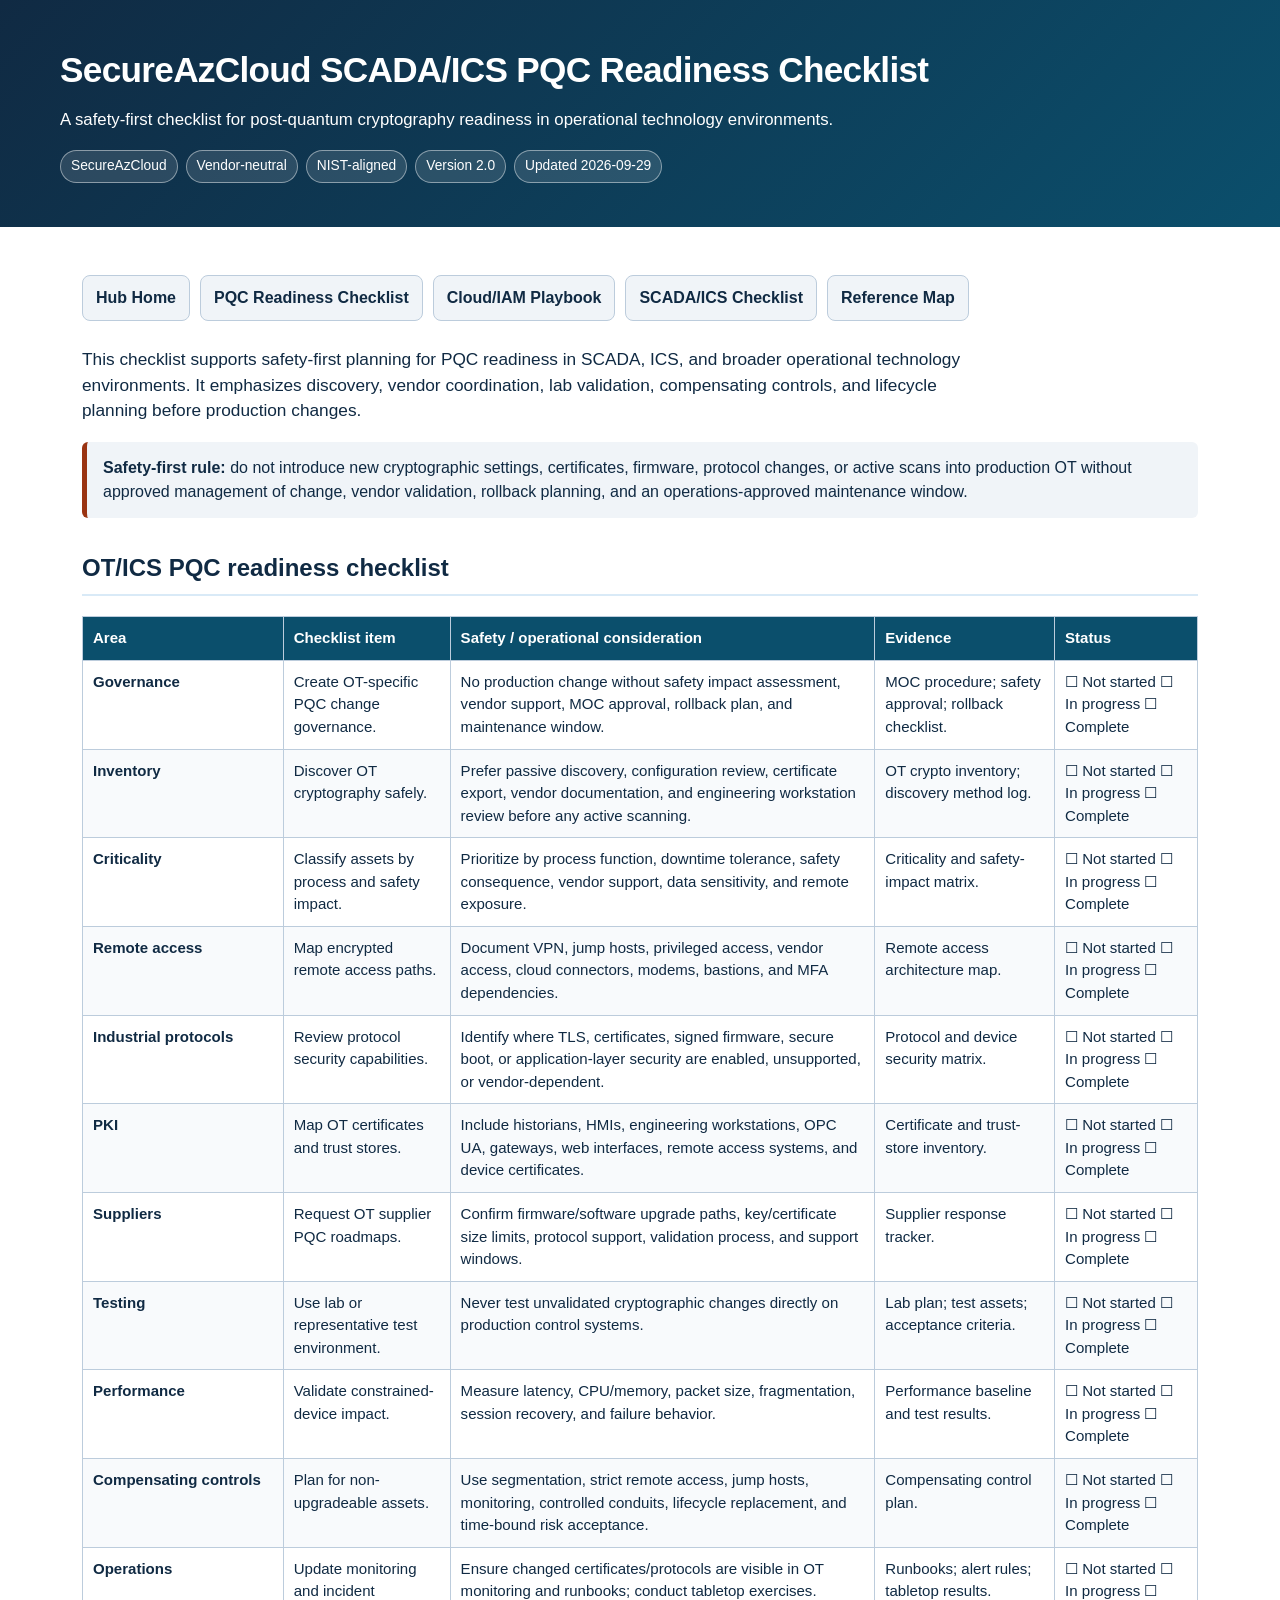
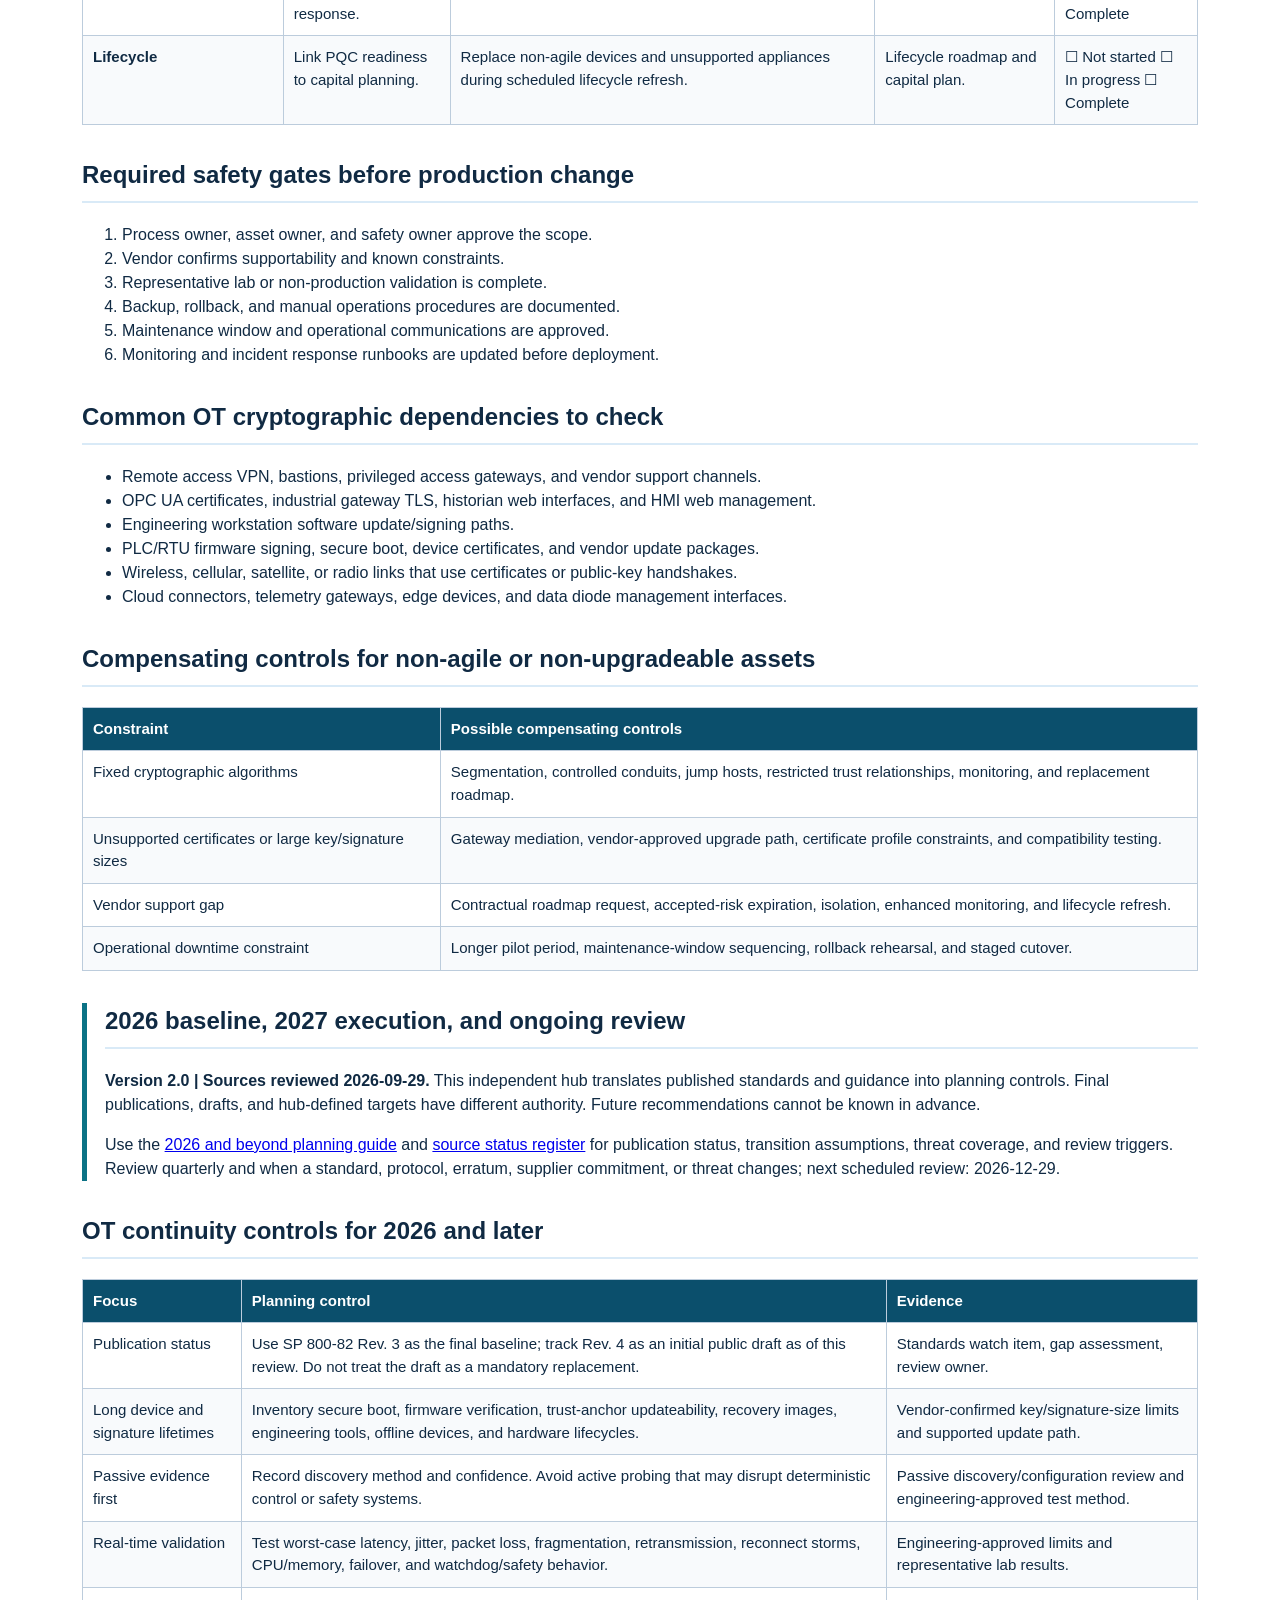
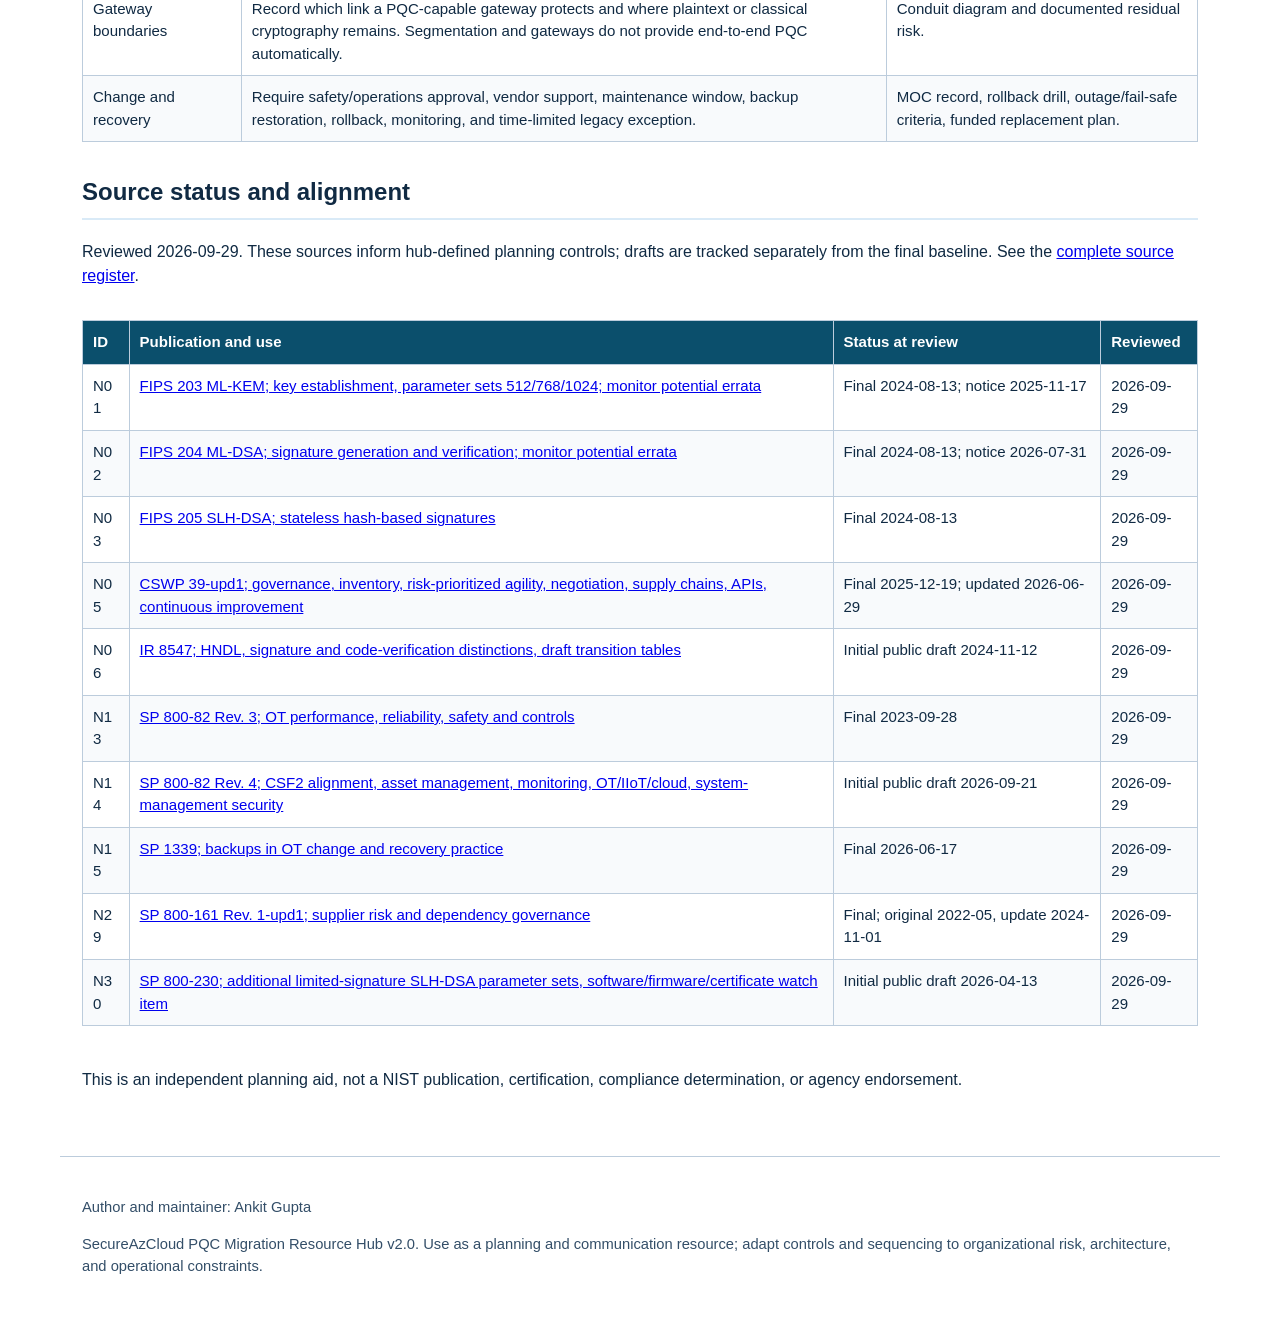
<file: resources/scada-ics-pqc-checklist.html>
<!doctype html>
<html lang="en">
<head>
  <meta charset="utf-8">
  <meta name="viewport" content="width=device-width,initial-scale=1">
  <title>SecureAzCloud SCADA/ICS PQC Readiness Checklist</title>
  <link rel="stylesheet" href="../assets/style.css">
<meta name="author" content="Ankit Gupta">
</head>
<body>
<header>
  <div class="wrap">
    <h1>SecureAzCloud SCADA/ICS PQC Readiness Checklist</h1>
    <p>A safety-first checklist for post-quantum cryptography readiness in operational technology environments.</p>
    <div class="badges">
      <span class="badge">SecureAzCloud</span>
      <span class="badge">Vendor-neutral</span>
      <span class="badge">NIST-aligned</span>
      <span class="badge">Version 2.0</span>
      <span class="badge">Updated 2026-09-29</span>
    </div>
  </div>
</header>
<main>
<nav class="hubnav">
  <a href="../index.html">Hub Home</a>
  <a href="../resources/pqc-readiness-checklist.html">PQC Readiness Checklist</a>
  <a href="../resources/cloud-iam-migration-playbook.html">Cloud/IAM Playbook</a>
  <a href="../resources/scada-ics-pqc-checklist.html">SCADA/ICS Checklist</a>
  <a href="../resources/reference-map.html">Reference Map</a>
</nav>

<section>
<p class="lead">This checklist supports safety-first planning for PQC readiness in SCADA, ICS, and broader operational technology environments. It emphasizes discovery, vendor coordination, lab validation, compensating controls, and lifecycle planning before production changes.</p>
<div class="notice warning"><strong>Safety-first rule:</strong> do not introduce new cryptographic settings, certificates, firmware, protocol changes, or active scans into production OT without approved management of change, vendor validation, rollback planning, and an operations-approved maintenance window.</div>
</section>
<section>
<h2>OT/ICS PQC readiness checklist</h2>
<table class="checklist">
<thead><tr><th>Area</th><th>Checklist item</th><th>Safety / operational consideration</th><th>Evidence</th><th>Status</th></tr></thead>
<tbody><tr><td>Governance</td><td>Create OT-specific PQC change governance.</td><td>No production change without safety impact assessment, vendor support, MOC approval, rollback plan, and maintenance window.</td><td>MOC procedure; safety approval; rollback checklist.</td><td>☐ Not started ☐ In progress ☐ Complete</td></tr>
<tr><td>Inventory</td><td>Discover OT cryptography safely.</td><td>Prefer passive discovery, configuration review, certificate export, vendor documentation, and engineering workstation review before any active scanning.</td><td>OT crypto inventory; discovery method log.</td><td>☐ Not started ☐ In progress ☐ Complete</td></tr>
<tr><td>Criticality</td><td>Classify assets by process and safety impact.</td><td>Prioritize by process function, downtime tolerance, safety consequence, vendor support, data sensitivity, and remote exposure.</td><td>Criticality and safety-impact matrix.</td><td>☐ Not started ☐ In progress ☐ Complete</td></tr>
<tr><td>Remote access</td><td>Map encrypted remote access paths.</td><td>Document VPN, jump hosts, privileged access, vendor access, cloud connectors, modems, bastions, and MFA dependencies.</td><td>Remote access architecture map.</td><td>☐ Not started ☐ In progress ☐ Complete</td></tr>
<tr><td>Industrial protocols</td><td>Review protocol security capabilities.</td><td>Identify where TLS, certificates, signed firmware, secure boot, or application-layer security are enabled, unsupported, or vendor-dependent.</td><td>Protocol and device security matrix.</td><td>☐ Not started ☐ In progress ☐ Complete</td></tr>
<tr><td>PKI</td><td>Map OT certificates and trust stores.</td><td>Include historians, HMIs, engineering workstations, OPC UA, gateways, web interfaces, remote access systems, and device certificates.</td><td>Certificate and trust-store inventory.</td><td>☐ Not started ☐ In progress ☐ Complete</td></tr>
<tr><td>Suppliers</td><td>Request OT supplier PQC roadmaps.</td><td>Confirm firmware/software upgrade paths, key/certificate size limits, protocol support, validation process, and support windows.</td><td>Supplier response tracker.</td><td>☐ Not started ☐ In progress ☐ Complete</td></tr>
<tr><td>Testing</td><td>Use lab or representative test environment.</td><td>Never test unvalidated cryptographic changes directly on production control systems.</td><td>Lab plan; test assets; acceptance criteria.</td><td>☐ Not started ☐ In progress ☐ Complete</td></tr>
<tr><td>Performance</td><td>Validate constrained-device impact.</td><td>Measure latency, CPU/memory, packet size, fragmentation, session recovery, and failure behavior.</td><td>Performance baseline and test results.</td><td>☐ Not started ☐ In progress ☐ Complete</td></tr>
<tr><td>Compensating controls</td><td>Plan for non-upgradeable assets.</td><td>Use segmentation, strict remote access, jump hosts, monitoring, controlled conduits, lifecycle replacement, and time-bound risk acceptance.</td><td>Compensating control plan.</td><td>☐ Not started ☐ In progress ☐ Complete</td></tr>
<tr><td>Operations</td><td>Update monitoring and incident response.</td><td>Ensure changed certificates/protocols are visible in OT monitoring and runbooks; conduct tabletop exercises.</td><td>Runbooks; alert rules; tabletop results.</td><td>☐ Not started ☐ In progress ☐ Complete</td></tr>
<tr><td>Lifecycle</td><td>Link PQC readiness to capital planning.</td><td>Replace non-agile devices and unsupported appliances during scheduled lifecycle refresh.</td><td>Lifecycle roadmap and capital plan.</td><td>☐ Not started ☐ In progress ☐ Complete</td></tr></tbody>
</table>
</section>
<section>
<h2>Required safety gates before production change</h2>
<ol>
<li>Process owner, asset owner, and safety owner approve the scope.</li>
<li>Vendor confirms supportability and known constraints.</li>
<li>Representative lab or non-production validation is complete.</li>
<li>Backup, rollback, and manual operations procedures are documented.</li>
<li>Maintenance window and operational communications are approved.</li>
<li>Monitoring and incident response runbooks are updated before deployment.</li>
</ol>
</section>
<section>
<h2>Common OT cryptographic dependencies to check</h2>
<ul>
<li>Remote access VPN, bastions, privileged access gateways, and vendor support channels.</li>
<li>OPC UA certificates, industrial gateway TLS, historian web interfaces, and HMI web management.</li>
<li>Engineering workstation software update/signing paths.</li>
<li>PLC/RTU firmware signing, secure boot, device certificates, and vendor update packages.</li>
<li>Wireless, cellular, satellite, or radio links that use certificates or public-key handshakes.</li>
<li>Cloud connectors, telemetry gateways, edge devices, and data diode management interfaces.</li>
</ul>
</section>
<section>
<h2>Compensating controls for non-agile or non-upgradeable assets</h2>
<table>
<thead><tr><th>Constraint</th><th>Possible compensating controls</th></tr></thead>
<tbody>
<tr><td>Fixed cryptographic algorithms</td><td>Segmentation, controlled conduits, jump hosts, restricted trust relationships, monitoring, and replacement roadmap.</td></tr>
<tr><td>Unsupported certificates or large key/signature sizes</td><td>Gateway mediation, vendor-approved upgrade path, certificate profile constraints, and compatibility testing.</td></tr>
<tr><td>Vendor support gap</td><td>Contractual roadmap request, accepted-risk expiration, isolation, enhanced monitoring, and lifecycle refresh.</td></tr>
<tr><td>Operational downtime constraint</td><td>Longer pilot period, maintenance-window sequencing, rollback rehearsal, and staged cutover.</td></tr>
</tbody>
</table>
</section>

<section class="currency-note">
<h2>2026 baseline, 2027 execution, and ongoing review</h2>
<p><strong>Version 2.0 | Sources reviewed 2026-09-29.</strong> This independent hub translates published standards and guidance into planning controls. Final publications, drafts, and hub-defined targets have different authority. Future recommendations cannot be known in advance.</p>
<p>Use the <a href="nist-2026-and-beyond.html">2026 and beyond planning guide</a> and <a href="reference-map.html">source status register</a> for publication status, transition assumptions, threat coverage, and review triggers. Review quarterly and when a standard, protocol, erratum, supplier commitment, or threat changes; next scheduled review: 2026-12-29.</p>
</section>
<section><h2>OT continuity controls for 2026 and later</h2><table><thead><tr><th>Focus</th><th>Planning control</th><th>Evidence</th></tr></thead><tbody><tr><td>Publication status</td><td>Use SP 800-82 Rev. 3 as the final baseline; track Rev. 4 as an initial public draft as of this review. Do not treat the draft as a mandatory replacement.</td><td>Standards watch item, gap assessment, review owner.</td></tr><tr><td>Long device and signature lifetimes</td><td>Inventory secure boot, firmware verification, trust-anchor updateability, recovery images, engineering tools, offline devices, and hardware lifecycles.</td><td>Vendor-confirmed key/signature-size limits and supported update path.</td></tr><tr><td>Passive evidence first</td><td>Record discovery method and confidence. Avoid active probing that may disrupt deterministic control or safety systems.</td><td>Passive discovery/configuration review and engineering-approved test method.</td></tr><tr><td>Real-time validation</td><td>Test worst-case latency, jitter, packet loss, fragmentation, retransmission, reconnect storms, CPU/memory, failover, and watchdog/safety behavior.</td><td>Engineering-approved limits and representative lab results.</td></tr><tr><td>Gateway boundaries</td><td>Record which link a PQC-capable gateway protects and where plaintext or classical cryptography remains. Segmentation and gateways do not provide end-to-end PQC automatically.</td><td>Conduit diagram and documented residual risk.</td></tr><tr><td>Change and recovery</td><td>Require safety/operations approval, vendor support, maintenance window, backup restoration, rollback, monitoring, and time-limited legacy exception.</td><td>MOC record, rollback drill, outage/fail-safe criteria, funded replacement plan.</td></tr></tbody></table></section>
<section id="references"><h2>Source status and alignment</h2><p>Reviewed 2026-09-29. These sources inform hub-defined planning controls; drafts are tracked separately from the final baseline. See the <a href="reference-map.html">complete source register</a>.</p><div class="table-scroll"><table><thead><tr><th>ID</th><th>Publication and use</th><th>Status at review</th><th>Reviewed</th></tr></thead><tbody><tr><td>N01</td><td><a href="https://csrc.nist.gov/pubs/fips/203/final">FIPS 203 ML-KEM; key establishment, parameter sets 512/768/1024; monitor potential errata</a></td><td>Final 2024-08-13; notice 2025-11-17</td><td>2026-09-29</td></tr><tr><td>N02</td><td><a href="https://csrc.nist.gov/pubs/fips/204/final">FIPS 204 ML-DSA; signature generation and verification; monitor potential errata</a></td><td>Final 2024-08-13; notice 2026-07-31</td><td>2026-09-29</td></tr><tr><td>N03</td><td><a href="https://csrc.nist.gov/pubs/fips/205/final">FIPS 205 SLH-DSA; stateless hash-based signatures</a></td><td>Final 2024-08-13</td><td>2026-09-29</td></tr><tr><td>N05</td><td><a href="https://csrc.nist.gov/pubs/cswp/39/upd1/considerations-for-achieving-crypto-agility/final">CSWP 39-upd1; governance, inventory, risk-prioritized agility, negotiation, supply chains, APIs, continuous improvement</a></td><td>Final 2025-12-19; updated 2026-06-29</td><td>2026-09-29</td></tr><tr><td>N06</td><td><a href="https://csrc.nist.gov/pubs/ir/8547/ipd">IR 8547; HNDL, signature and code-verification distinctions, draft transition tables</a></td><td>Initial public draft 2024-11-12</td><td>2026-09-29</td></tr><tr><td>N13</td><td><a href="https://csrc.nist.gov/pubs/sp/800/82/r3/final">SP 800-82 Rev. 3; OT performance, reliability, safety and controls</a></td><td>Final 2023-09-28</td><td>2026-09-29</td></tr><tr><td>N14</td><td><a href="https://csrc.nist.gov/pubs/sp/800/82/r4/ipd">SP 800-82 Rev. 4; CSF2 alignment, asset management, monitoring, OT/IIoT/cloud, system-management security</a></td><td>Initial public draft 2026-09-21</td><td>2026-09-29</td></tr><tr><td>N15</td><td><a href="https://csrc.nist.gov/pubs/sp/1339/final">SP 1339; backups in OT change and recovery practice</a></td><td>Final 2026-06-17</td><td>2026-09-29</td></tr><tr><td>N29</td><td><a href="https://csrc.nist.gov/pubs/sp/800/161/r1/upd1/final">SP 800-161 Rev. 1-upd1; supplier risk and dependency governance</a></td><td>Final; original 2022-05, update 2024-11-01</td><td>2026-09-29</td></tr><tr><td>N30</td><td><a href="https://csrc.nist.gov/pubs/sp/800/230/ipd">SP 800-230; additional limited-signature SLH-DSA parameter sets, software/firmware/certificate watch item</a></td><td>Initial public draft 2026-04-13</td><td>2026-09-29</td></tr></tbody></table></div><p>This is an independent planning aid, not a NIST publication, certification, compliance determination, or agency endorsement.</p></section>
</main>
<footer>
  <p>Author and maintainer: Ankit Gupta</p>
  SecureAzCloud PQC Migration Resource Hub v2.0. Use as a planning and communication resource; adapt controls and sequencing to organizational risk, architecture, and operational constraints.
</footer>
</body>
</html>
</file>
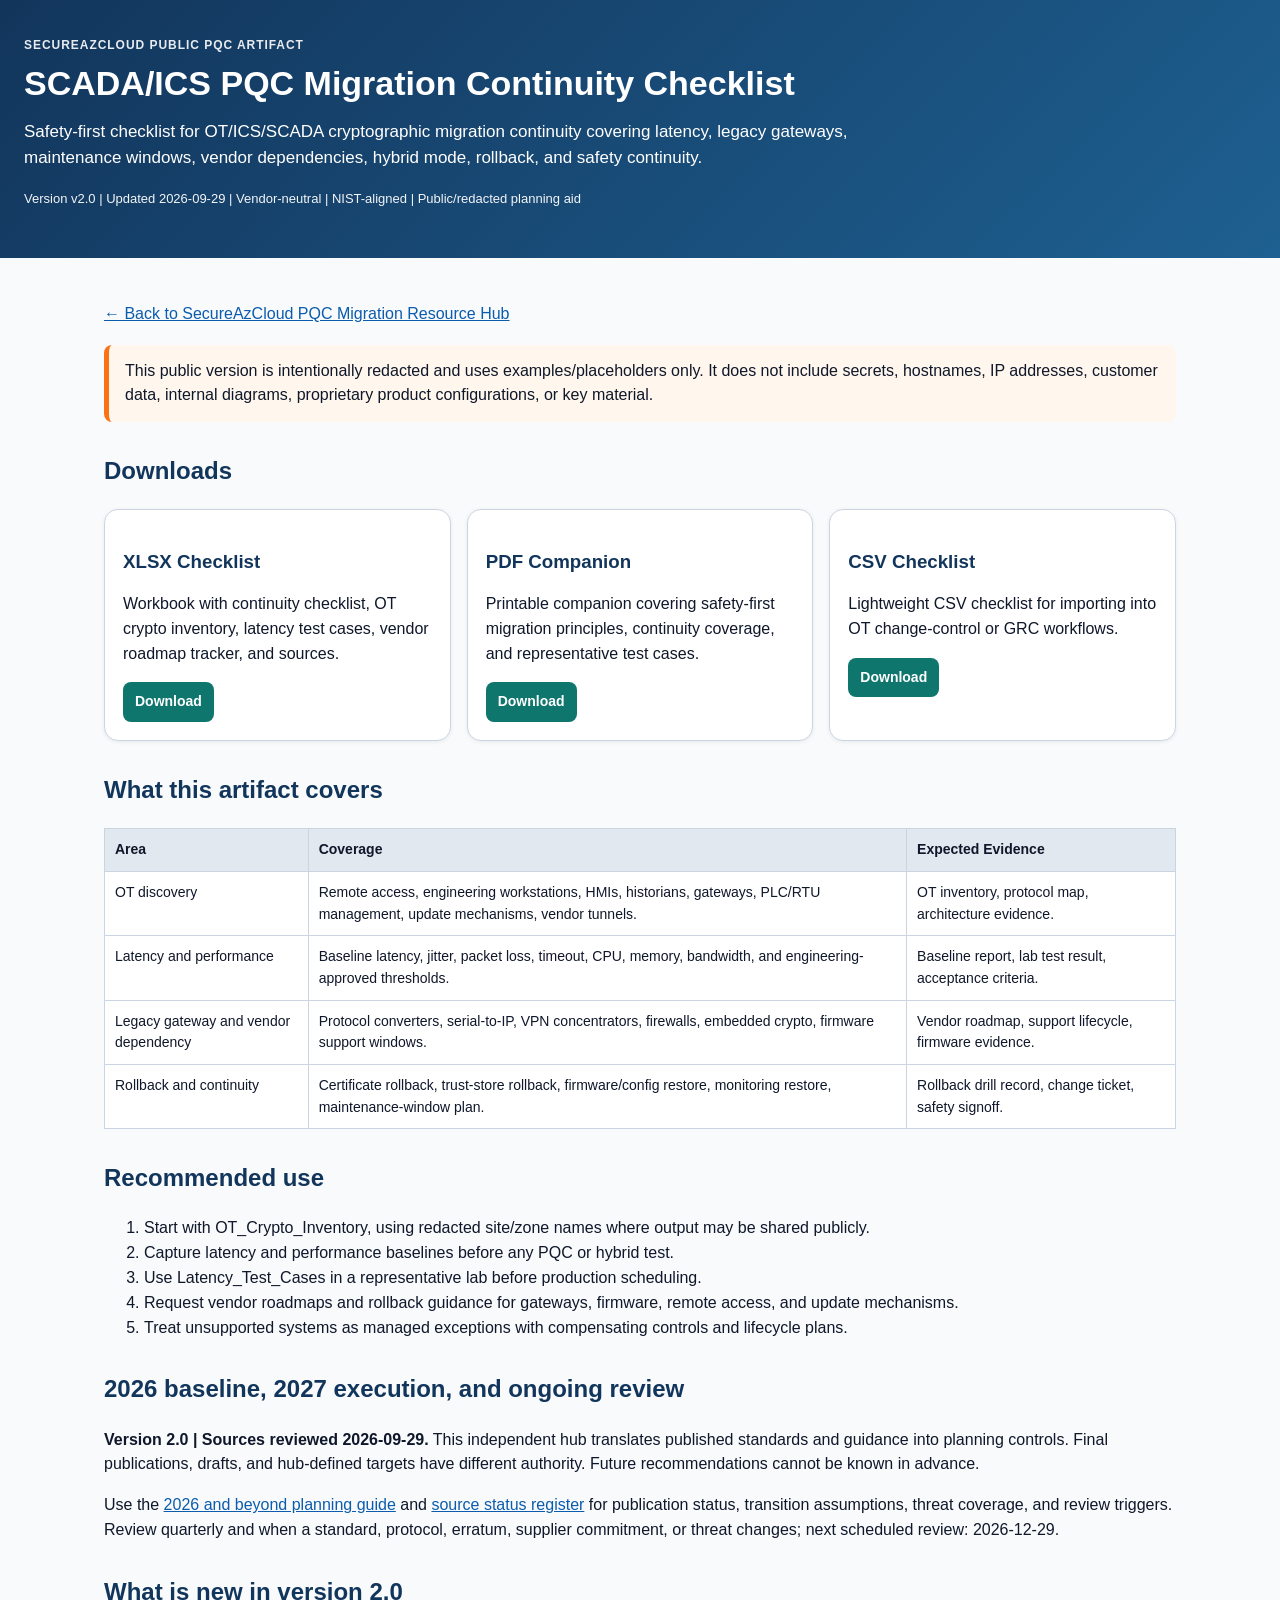
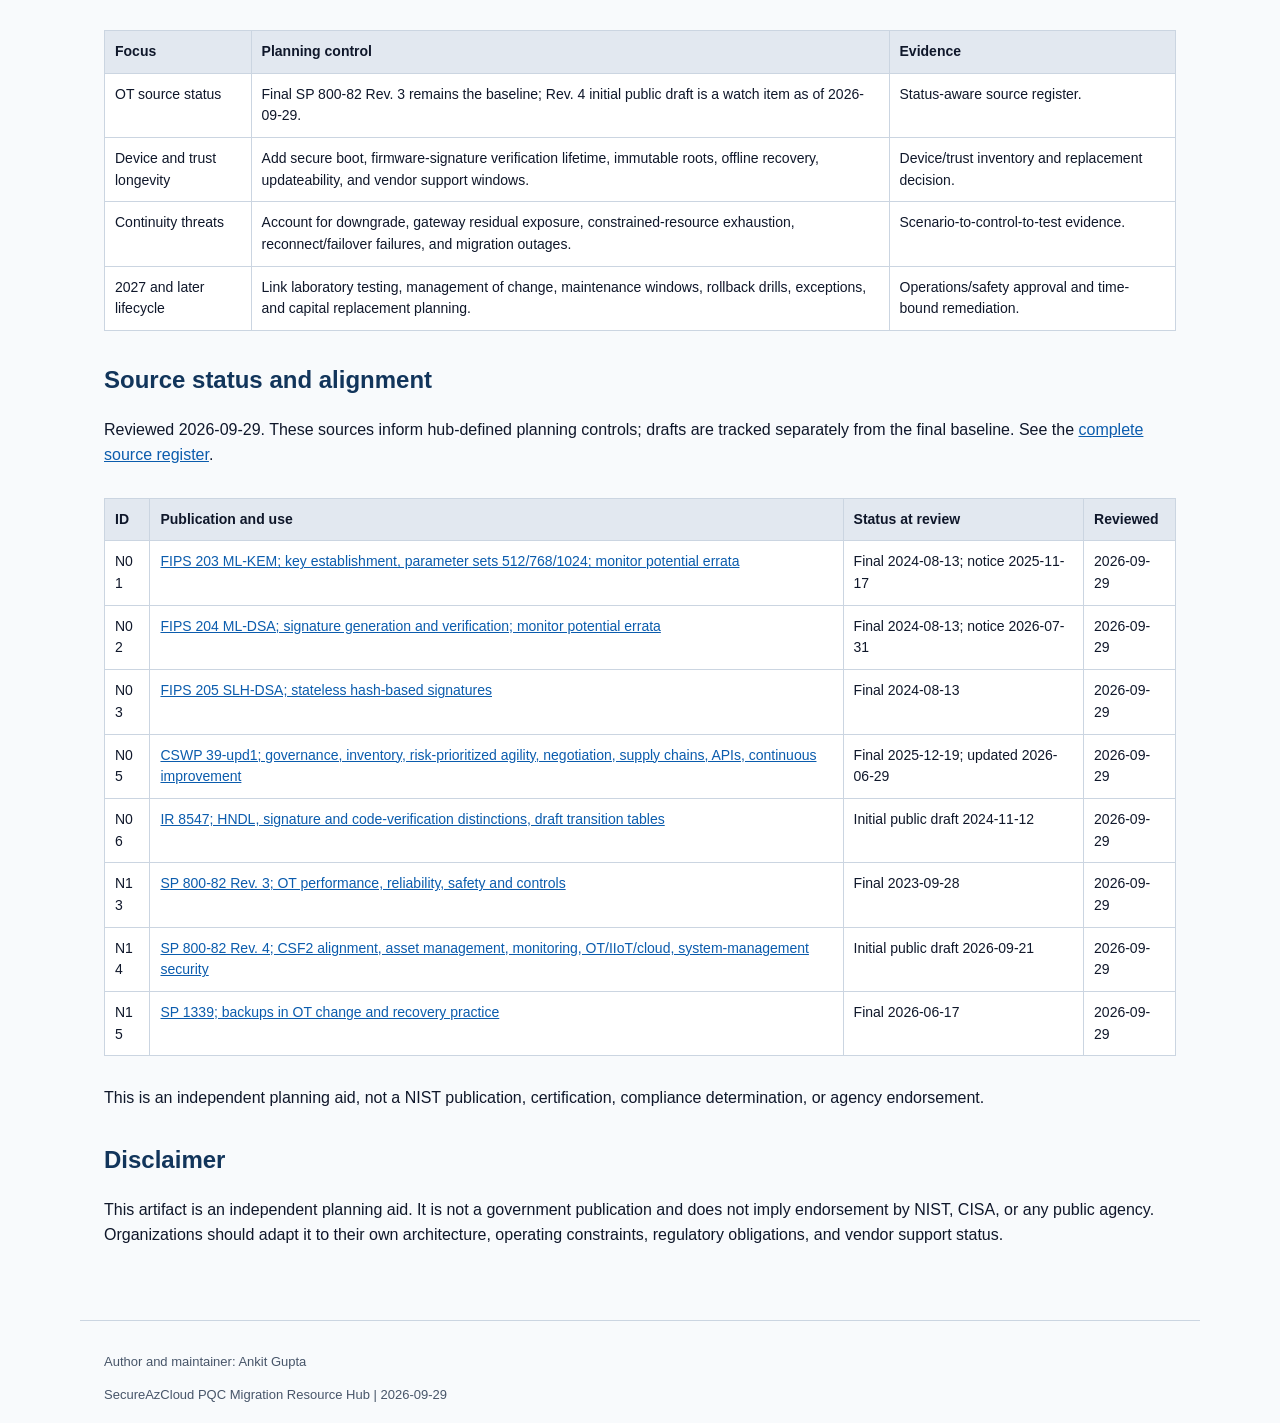
<file: resources/scada-ics-pqc-migration-continuity-checklist.html>
<!doctype html>
<html lang="en">
<head>
<meta charset="utf-8">
<meta name="viewport" content="width=device-width, initial-scale=1">
<title>SCADA/ICS PQC Migration Continuity Checklist</title>
<style>
:root{--brand:#12355b;--accent:#0f766e;--bg:#f8fafc;--card:#ffffff;--line:#cbd5e1;--text:#0f172a;--muted:#475569;}
*{box-sizing:border-box} body{font-family:Arial,Helvetica,sans-serif;line-height:1.55;margin:0;background:var(--bg);color:var(--text);}
header{background:linear-gradient(135deg,var(--brand),#1e6091);color:#fff;padding:36px 24px;}
main{max-width:1120px;margin:0 auto;padding:28px 24px 56px;}
a{color:#0b5cad} .eyebrow{text-transform:uppercase;letter-spacing:.08em;font-weight:700;font-size:12px;opacity:.9}
h1{font-size:34px;line-height:1.1;margin:10px 0 12px} h2{margin-top:30px;color:var(--brand)} h3{margin-bottom:8px;color:#12355b}
.subtitle{font-size:17px;max-width:900px}.meta{font-size:13px;opacity:.95}
.card-grid{display:grid;grid-template-columns:repeat(auto-fit,minmax(260px,1fr));gap:16px;margin:18px 0}
.card{background:var(--card);border:1px solid var(--line);border-radius:14px;padding:18px;box-shadow:0 1px 4px rgba(15,23,42,.07)}
.btn-row{display:flex;flex-wrap:wrap;gap:10px;margin-top:12px}
.btn{display:inline-block;background:var(--accent);color:#fff;text-decoration:none;border-radius:8px;padding:9px 12px;font-weight:700;font-size:14px}
.btn.secondary{background:#334155}
table{border-collapse:collapse;width:100%;background:#fff;margin:14px 0} th,td{border:1px solid var(--line);padding:10px;text-align:left;vertical-align:top;font-size:14px} th{background:#e2e8f0}
.callout{background:#fff7ed;border-left:5px solid #f97316;padding:14px 16px;margin:18px 0;border-radius:8px}
footer{border-top:1px solid var(--line);color:var(--muted);font-size:13px;padding:18px 24px;max-width:1120px;margin:0 auto}
.badge{display:inline-block;background:#e0f2fe;color:#075985;padding:4px 8px;border-radius:999px;font-size:12px;font-weight:700;margin-right:6px}
.table-scroll{overflow-x:auto} td{overflow-wrap:anywhere} @media(max-width:720px){.table-scroll table{min-width:660px}}
</style>
<meta name="author" content="Ankit Gupta">
</head>
<body>
<header>
  <div class="eyebrow">SecureAzCloud Public PQC Artifact</div>
  <h1>SCADA/ICS PQC Migration Continuity Checklist</h1>
  <p class="subtitle">Safety-first checklist for OT/ICS/SCADA cryptographic migration continuity covering latency, legacy gateways, maintenance windows, vendor dependencies, hybrid mode, rollback, and safety continuity.</p>
  <p class="meta">Version v2.0 | Updated 2026-09-29 | Vendor-neutral | NIST-aligned | Public/redacted planning aid</p>
</header>
<main>
  <p><a href="../index.html">&larr; Back to SecureAzCloud PQC Migration Resource Hub</a></p>
  <div class="callout">
    This public version is intentionally redacted and uses examples/placeholders only. It does not include secrets, hostnames, IP addresses, customer data, internal diagrams, proprietary product configurations, or key material.
  </div>

  <h2>Downloads</h2>
  <div class="card-grid">
    
        <div class="card">
          <h3>XLSX Checklist</h3>
          <p>Workbook with continuity checklist, OT crypto inventory, latency test cases, vendor roadmap tracker, and sources.</p>
          <div class="btn-row"><a class="btn" href="../downloads/secureazcloud-scada-ics-pqc-continuity-checklist-v2.0.xlsx">Download</a></div>
        </div>
        <div class="card">
          <h3>PDF Companion</h3>
          <p>Printable companion covering safety-first migration principles, continuity coverage, and representative test cases.</p>
          <div class="btn-row"><a class="btn" href="../downloads/secureazcloud-scada-ics-pqc-continuity-checklist-v2.0.pdf">Download</a></div>
        </div>
        <div class="card">
          <h3>CSV Checklist</h3>
          <p>Lightweight CSV checklist for importing into OT change-control or GRC workflows.</p>
          <div class="btn-row"><a class="btn" href="../downloads/secureazcloud-scada-ics-pqc-continuity-checklist-v2.0.csv">Download</a></div>
        </div>
  </div>

  <h2>What this artifact covers</h2>
  <table>
    <thead><tr><th>Area</th><th>Coverage</th><th>Expected Evidence</th></tr></thead>
    <tbody><tr><td>OT discovery</td><td>Remote access, engineering workstations, HMIs, historians, gateways, PLC/RTU management, update mechanisms, vendor tunnels.</td><td>OT inventory, protocol map, architecture evidence.</td></tr>
<tr><td>Latency and performance</td><td>Baseline latency, jitter, packet loss, timeout, CPU, memory, bandwidth, and engineering-approved thresholds.</td><td>Baseline report, lab test result, acceptance criteria.</td></tr>
<tr><td>Legacy gateway and vendor dependency</td><td>Protocol converters, serial-to-IP, VPN concentrators, firewalls, embedded crypto, firmware support windows.</td><td>Vendor roadmap, support lifecycle, firmware evidence.</td></tr>
<tr><td>Rollback and continuity</td><td>Certificate rollback, trust-store rollback, firmware/config restore, monitoring restore, maintenance-window plan.</td><td>Rollback drill record, change ticket, safety signoff.</td></tr></tbody>
  </table>

  <h2>Recommended use</h2>
  <ol>
    <li>Start with OT_Crypto_Inventory, using redacted site/zone names where output may be shared publicly.</li>
<li>Capture latency and performance baselines before any PQC or hybrid test.</li>
<li>Use Latency_Test_Cases in a representative lab before production scheduling.</li>
<li>Request vendor roadmaps and rollback guidance for gateways, firmware, remote access, and update mechanisms.</li>
<li>Treat unsupported systems as managed exceptions with compensating controls and lifecycle plans.</li>
  </ol>

<section class="currency-note">
<h2>2026 baseline, 2027 execution, and ongoing review</h2>
<p><strong>Version 2.0 | Sources reviewed 2026-09-29.</strong> This independent hub translates published standards and guidance into planning controls. Final publications, drafts, and hub-defined targets have different authority. Future recommendations cannot be known in advance.</p>
<p>Use the <a href="nist-2026-and-beyond.html">2026 and beyond planning guide</a> and <a href="reference-map.html">source status register</a> for publication status, transition assumptions, threat coverage, and review triggers. Review quarterly and when a standard, protocol, erratum, supplier commitment, or threat changes; next scheduled review: 2026-12-29.</p>
</section>
<section><h2>What is new in version 2.0</h2><table><thead><tr><th>Focus</th><th>Planning control</th><th>Evidence</th></tr></thead><tbody><tr><td>OT source status</td><td>Final SP 800-82 Rev. 3 remains the baseline; Rev. 4 initial public draft is a watch item as of 2026-09-29.</td><td>Status-aware source register.</td></tr><tr><td>Device and trust longevity</td><td>Add secure boot, firmware-signature verification lifetime, immutable roots, offline recovery, updateability, and vendor support windows.</td><td>Device/trust inventory and replacement decision.</td></tr><tr><td>Continuity threats</td><td>Account for downgrade, gateway residual exposure, constrained-resource exhaustion, reconnect/failover failures, and migration outages.</td><td>Scenario-to-control-to-test evidence.</td></tr><tr><td>2027 and later lifecycle</td><td>Link laboratory testing, management of change, maintenance windows, rollback drills, exceptions, and capital replacement planning.</td><td>Operations/safety approval and time-bound remediation.</td></tr></tbody></table></section>
<section id="references"><h2>Source status and alignment</h2><p>Reviewed 2026-09-29. These sources inform hub-defined planning controls; drafts are tracked separately from the final baseline. See the <a href="reference-map.html">complete source register</a>.</p><div class="table-scroll"><table><thead><tr><th>ID</th><th>Publication and use</th><th>Status at review</th><th>Reviewed</th></tr></thead><tbody><tr><td>N01</td><td><a href="https://csrc.nist.gov/pubs/fips/203/final">FIPS 203 ML-KEM; key establishment, parameter sets 512/768/1024; monitor potential errata</a></td><td>Final 2024-08-13; notice 2025-11-17</td><td>2026-09-29</td></tr><tr><td>N02</td><td><a href="https://csrc.nist.gov/pubs/fips/204/final">FIPS 204 ML-DSA; signature generation and verification; monitor potential errata</a></td><td>Final 2024-08-13; notice 2026-07-31</td><td>2026-09-29</td></tr><tr><td>N03</td><td><a href="https://csrc.nist.gov/pubs/fips/205/final">FIPS 205 SLH-DSA; stateless hash-based signatures</a></td><td>Final 2024-08-13</td><td>2026-09-29</td></tr><tr><td>N05</td><td><a href="https://csrc.nist.gov/pubs/cswp/39/upd1/considerations-for-achieving-crypto-agility/final">CSWP 39-upd1; governance, inventory, risk-prioritized agility, negotiation, supply chains, APIs, continuous improvement</a></td><td>Final 2025-12-19; updated 2026-06-29</td><td>2026-09-29</td></tr><tr><td>N06</td><td><a href="https://csrc.nist.gov/pubs/ir/8547/ipd">IR 8547; HNDL, signature and code-verification distinctions, draft transition tables</a></td><td>Initial public draft 2024-11-12</td><td>2026-09-29</td></tr><tr><td>N13</td><td><a href="https://csrc.nist.gov/pubs/sp/800/82/r3/final">SP 800-82 Rev. 3; OT performance, reliability, safety and controls</a></td><td>Final 2023-09-28</td><td>2026-09-29</td></tr><tr><td>N14</td><td><a href="https://csrc.nist.gov/pubs/sp/800/82/r4/ipd">SP 800-82 Rev. 4; CSF2 alignment, asset management, monitoring, OT/IIoT/cloud, system-management security</a></td><td>Initial public draft 2026-09-21</td><td>2026-09-29</td></tr><tr><td>N15</td><td><a href="https://csrc.nist.gov/pubs/sp/1339/final">SP 1339; backups in OT change and recovery practice</a></td><td>Final 2026-06-17</td><td>2026-09-29</td></tr></tbody></table></div><p>This is an independent planning aid, not a NIST publication, certification, compliance determination, or agency endorsement.</p></section>
  <h2>Disclaimer</h2>
  <p>This artifact is an independent planning aid. It is not a government publication and does not imply endorsement by NIST, CISA, or any public agency. Organizations should adapt it to their own architecture, operating constraints, regulatory obligations, and vendor support status.</p>
</main>
<footer>
  <p>Author and maintainer: Ankit Gupta</p>
  SecureAzCloud PQC Migration Resource Hub | 2026-09-29
</footer>
</body>
</html>
</file>
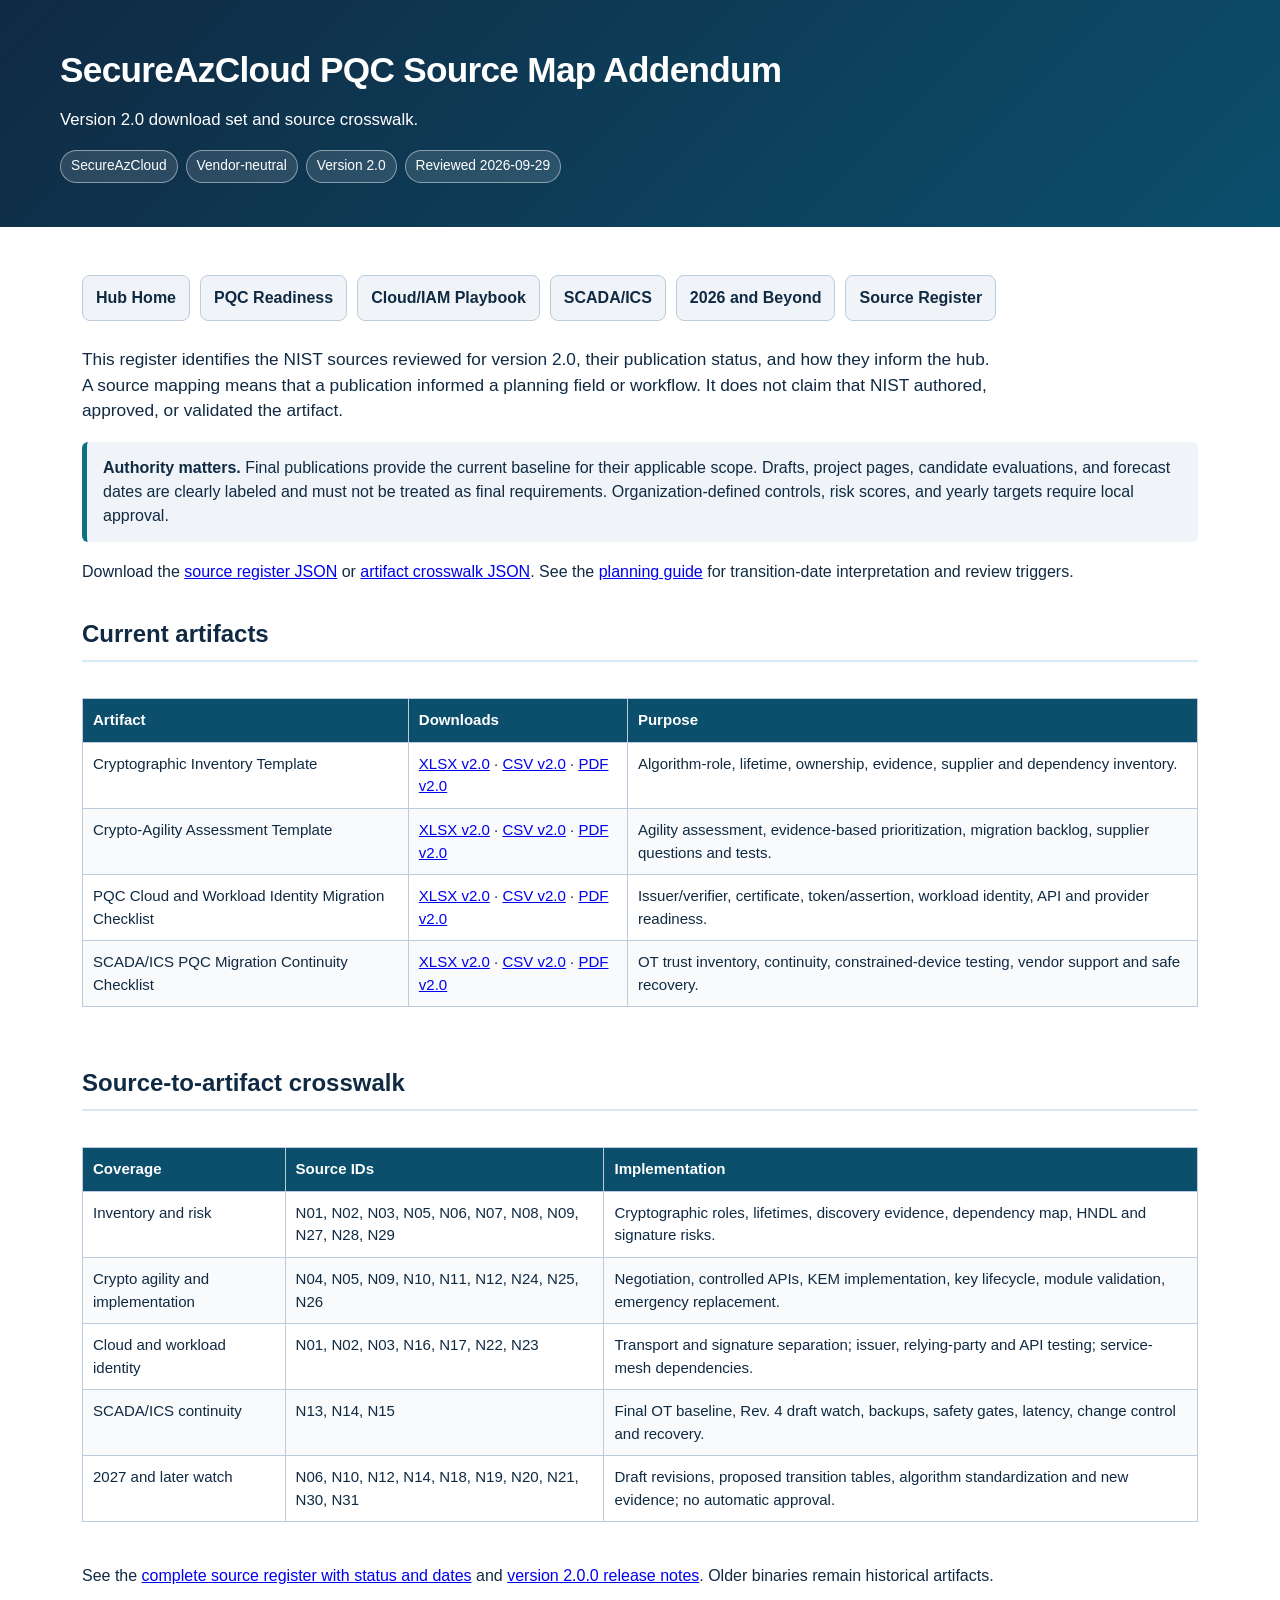
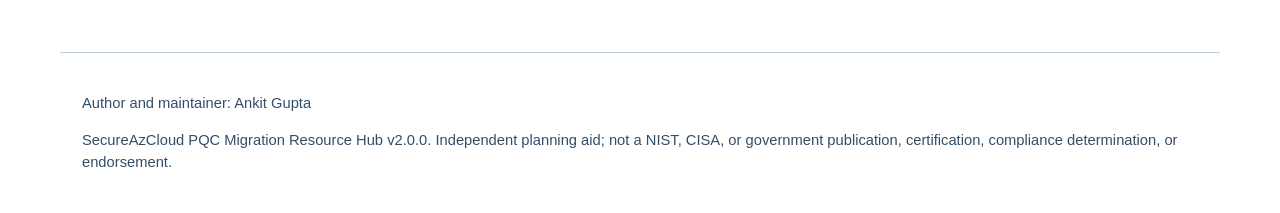
<file: resources/source-map-addendum.html>
<!doctype html>
<html lang="en"><head><meta charset="utf-8"><meta name="viewport" content="width=device-width,initial-scale=1"><title>SecureAzCloud PQC Source Map Addendum</title><link rel="stylesheet" href="../assets/style.css"><meta name="author" content="Ankit Gupta">
</head><body><header><div class="wrap"><h1>SecureAzCloud PQC Source Map Addendum</h1><p>Version 2.0 download set and source crosswalk.</p><div class="badges"><span class="badge">SecureAzCloud</span><span class="badge">Vendor-neutral</span><span class="badge">Version 2.0</span><span class="badge">Reviewed 2026-09-29</span></div></div></header><main><nav class="hubnav"><a href="../index.html">Hub Home</a><a href="pqc-readiness-checklist.html">PQC Readiness</a><a href="cloud-iam-migration-playbook.html">Cloud/IAM Playbook</a><a href="scada-ics-pqc-checklist.html">SCADA/ICS</a><a href="nist-2026-and-beyond.html">2026 and Beyond</a><a href="reference-map.html">Source Register</a></nav><section><p class="lead">This register identifies the NIST sources reviewed for version 2.0, their publication status, and how they inform the hub. A source mapping means that a publication informed a planning field or workflow. It does not claim that NIST authored, approved, or validated the artifact.</p><div class="notice"><strong>Authority matters.</strong> Final publications provide the current baseline for their applicable scope. Drafts, project pages, candidate evaluations, and forecast dates are clearly labeled and must not be treated as final requirements. Organization-defined controls, risk scores, and yearly targets require local approval.</div><p>Download the <a href="../source-map.json">source register JSON</a> or <a href="../source-map-addendum.json">artifact crosswalk JSON</a>. See the <a href="nist-2026-and-beyond.html">planning guide</a> for transition-date interpretation and review triggers.</p></section><section><h2>Current artifacts</h2><div class="table-scroll"><table><thead><tr><th>Artifact</th><th>Downloads</th><th>Purpose</th></tr></thead><tbody><tr><td>Cryptographic Inventory Template</td><td><a href="../downloads/secureazcloud-pqc-crypto-inventory-template-v2.0.xlsx">XLSX v2.0</a> · <a href="../downloads/secureazcloud-pqc-crypto-inventory-template-v2.0.csv">CSV v2.0</a> · <a href="../downloads/secureazcloud-pqc-crypto-inventory-template-v2.0.pdf">PDF v2.0</a></td><td>Algorithm-role, lifetime, ownership, evidence, supplier and dependency inventory.</td></tr><tr><td>Crypto-Agility Assessment Template</td><td><a href="../downloads/secureazcloud-crypto-agility-assessment-template-v2.0.xlsx">XLSX v2.0</a> · <a href="../downloads/secureazcloud-crypto-agility-assessment-template-v2.0.csv">CSV v2.0</a> · <a href="../downloads/secureazcloud-crypto-agility-assessment-template-v2.0.pdf">PDF v2.0</a></td><td>Agility assessment, evidence-based prioritization, migration backlog, supplier questions and tests.</td></tr><tr><td>PQC Cloud and Workload Identity Migration Checklist</td><td><a href="../downloads/secureazcloud-pqc-cloud-workload-identity-checklist-v2.0.xlsx">XLSX v2.0</a> · <a href="../downloads/secureazcloud-pqc-cloud-workload-identity-checklist-v2.0.csv">CSV v2.0</a> · <a href="../downloads/secureazcloud-pqc-cloud-workload-identity-checklist-v2.0.pdf">PDF v2.0</a></td><td>Issuer/verifier, certificate, token/assertion, workload identity, API and provider readiness.</td></tr><tr><td>SCADA/ICS PQC Migration Continuity Checklist</td><td><a href="../downloads/secureazcloud-scada-ics-pqc-continuity-checklist-v2.0.xlsx">XLSX v2.0</a> · <a href="../downloads/secureazcloud-scada-ics-pqc-continuity-checklist-v2.0.csv">CSV v2.0</a> · <a href="../downloads/secureazcloud-scada-ics-pqc-continuity-checklist-v2.0.pdf">PDF v2.0</a></td><td>OT trust inventory, continuity, constrained-device testing, vendor support and safe recovery.</td></tr></tbody></table></div></section><section><h2>Source-to-artifact crosswalk</h2><div class="table-scroll"><table><thead><tr><th>Coverage</th><th>Source IDs</th><th>Implementation</th></tr></thead><tbody><tr><td>Inventory and risk</td><td>N01, N02, N03, N05, N06, N07, N08, N09, N27, N28, N29</td><td>Cryptographic roles, lifetimes, discovery evidence, dependency map, HNDL and signature risks.</td></tr><tr><td>Crypto agility and implementation</td><td>N04, N05, N09, N10, N11, N12, N24, N25, N26</td><td>Negotiation, controlled APIs, KEM implementation, key lifecycle, module validation, emergency replacement.</td></tr><tr><td>Cloud and workload identity</td><td>N01, N02, N03, N16, N17, N22, N23</td><td>Transport and signature separation; issuer, relying-party and API testing; service-mesh dependencies.</td></tr><tr><td>SCADA/ICS continuity</td><td>N13, N14, N15</td><td>Final OT baseline, Rev. 4 draft watch, backups, safety gates, latency, change control and recovery.</td></tr><tr><td>2027 and later watch</td><td>N06, N10, N12, N14, N18, N19, N20, N21, N30, N31</td><td>Draft revisions, proposed transition tables, algorithm standardization and new evidence; no automatic approval.</td></tr></tbody></table></div></section><p>See the <a href="reference-map.html">complete source register with status and dates</a> and <a href="https://github.com/CyberAutomationX/Post-Quantum-Migration-Hub/blob/main/release-notes-v2.0.0.md">version 2.0.0 release notes</a>. Older binaries remain historical artifacts.</p></main><footer>
  <p>Author and maintainer: Ankit Gupta</p>SecureAzCloud PQC Migration Resource Hub v2.0.0. Independent planning aid; not a NIST, CISA, or government publication, certification, compliance determination, or endorsement.</footer></body></html>
</file>
<file: assets/home.css>
:root{--ink:#14233e;--muted:#53657b;--line:#dce5ee;--cyan:#66e8ed;--violet:#b29aff;--gold:#ffd171;--navy:#0b1230;--radius:20px}
*{box-sizing:border-box}
html{scroll-behavior:smooth;scroll-padding-top:0}
body{margin:0;font-family:Inter,ui-sans-serif,system-ui,-apple-system,BlinkMacSystemFont,"Segoe UI",Arial,sans-serif;color:var(--ink);background:#f8fafc;line-height:1.65;-webkit-font-smoothing:antialiased}
a{color:inherit;text-decoration:none}
a:focus-visible{outline:3px solid #8a5cf6;outline-offset:5px}
button,a{-webkit-tap-highlight-color:transparent}
svg{display:block}
.topbar{position:sticky;top:0;z-index:20;background:rgba(9,16,39,.96);border-bottom:1px solid #ffffff14;backdrop-filter:blur(18px)}
.nav,.announcement-inner,.hero-inner,.section{width:min(1240px,calc(100% - 72px));margin:0 auto}
.nav{min-height:82px;display:flex;align-items:center;justify-content:space-between;gap:24px}
.brand{display:flex;gap:12px;align-items:center;flex-shrink:0}
.brand .brand-mark{display:grid;place-items:center;width:45px;height:45px;border:1px solid #8ee6ee66;border-radius:13px;background:linear-gradient(140deg,#135b77,#292d69);color:#bcffff;font-size:.82rem;font-weight:850;letter-spacing:.04em;box-shadow:inset 0 1px 0 #ffffff33,0 0 24px #35cde712}
.brand strong{display:block;color:#f5f8ff;font-size:1.02rem;line-height:1.2;letter-spacing:.015em}
.brand>span>span{display:block;color:#9eafca;font-size:.65rem;letter-spacing:.16em;text-transform:uppercase;margin-top:4px}
.nav-links{display:flex;gap:5px;align-items:center;flex-wrap:wrap}
.nav-links a{color:#b9c6dc;padding:10px 13px;border-radius:8px;font-size:.82rem;font-weight:650;transition:background .2s,color .2s}
.nav-links a:hover,.nav-links a.active{color:#fff;background:#ffffff0c}
.nav-links a:last-child{border:1px solid #7498b85e;color:#a7f2ef;margin-left:10px}
.announcement{background:linear-gradient(105deg,#143855,#253767 55%,#3e2d6b);color:#e6f2ff;border-bottom:1px solid #ffffff10}
.announcement-inner{min-height:54px;display:flex;align-items:center;justify-content:space-between;gap:20px;font-size:.78rem;font-weight:550;padding:10px 0}
.new-pill{display:inline-flex;gap:7px;align-items:center;padding:3px 9px;margin-right:12px;border-radius:5px;background:#75e4d91a;color:#94f1e7;text-transform:uppercase;font-size:.62rem;font-weight:800;letter-spacing:.08em}
.new-pill:before{content:"";width:5px;height:5px;border-radius:50%;background:#8cebdd}
.announcement .download{flex-shrink:0;display:inline-flex;align-items:center;gap:12px;color:#d0fbf4;border-bottom:1px solid #9deddf66;padding:4px 0;font-size:.75rem;font-weight:700}
.announcement .download:after{content:"\2197";font-size:1rem}
.hero{position:relative;overflow:hidden;isolation:isolate;color:#fff;background:radial-gradient(ellipse at 86% 30%,#382676 0,transparent 43%),radial-gradient(ellipse at 54% 90%,#0e4352 0,transparent 42%),#0b1230}
.hero:before{content:"";position:absolute;inset:0;z-index:-1;background-image:linear-gradient(#a0baff08 1px,transparent 1px),linear-gradient(90deg,#a0baff08 1px,transparent 1px);background-size:64px 64px;mask-image:linear-gradient(90deg,transparent,#000)}
.hero:after{content:"";position:absolute;bottom:0;left:0;right:0;height:1px;background:linear-gradient(90deg,transparent,#75e4dc,#aa8cec,transparent)}
.hero-inner{padding:76px 0 86px;display:grid;grid-template-columns:1.15fr 1fr;gap:32px;align-items:center;min-height:660px}
.eyebrow{display:inline-flex;align-items:center;gap:9px;color:#3e5680;font-size:.67rem;font-weight:800;letter-spacing:.13em;text-transform:uppercase;margin-bottom:20px}
.eyebrow:before{content:"";width:22px;height:2px;background:#7b63db}
.hero .eyebrow{color:#a1ede8;border:1px solid #70cfc62e;border-radius:30px;padding:7px 12px;background:#69dcd508;font-size:.6rem;letter-spacing:.13em;margin:0 0 25px}
.hero .eyebrow:before{width:5px;height:5px;border-radius:50%;background:#81f0d4;box-shadow:0 0 12px #70e6d2}
h1{margin:0 0 26px;font-size:clamp(3rem,5.15vw,4.7rem);font-weight:750;line-height:1.04;letter-spacing:-.045em;color:#f7f8ff}
.hero-brand{display:block;color:#9cafcd;font-weight:550;font-size:.95rem;letter-spacing:.04em;margin-bottom:15px}
.accent{display:block;color:#9aeeee;background:linear-gradient(105deg,#7aece3 5%,#a2c2ff 54%,#c2a2fa);background-clip:text;-webkit-background-clip:text;-webkit-text-fill-color:transparent}
.hero-copy{max-width:570px;color:#afbdd3;font-size:1rem;line-height:1.8;margin:0 0 23px;font-weight:400}
.meta-line{max-width:540px;color:#94a8c4;font-size:.67rem;line-height:1.9;margin-bottom:28px}
.hero-actions{display:flex;gap:12px;flex-wrap:wrap}
.btn{display:inline-flex;align-items:center;justify-content:center;gap:12px;min-height:50px;padding:13px 23px;border-radius:10px;font-size:.81rem;font-weight:750;border:1px solid transparent;transition:transform .2s,box-shadow .2s,background .2s;line-height:1.4}
.btn:after{content:"\2197";font-weight:500;font-size:1.15rem;line-height:1}
.btn:hover{transform:translateY(-3px)}
.btn-primary{color:#1e2639;background:linear-gradient(120deg,#ffe29b,#ffcb6c);box-shadow:0 8px 28px #efb54a21}
.btn-primary:hover{box-shadow:0 12px 32px #efb54a38}
.btn-secondary{color:#e0e9fa;border-color:#8da8d04d;background:#ffffff04}
.btn-secondary:hover{background:#ffffff0c}
.hero-visual{position:relative;min-width:0;aspect-ratio:1;display:grid;place-items:center}
.orbit-art{position:absolute;inset:0;width:100%;height:100%;overflow:visible}
.orbit-lines{transform-origin:260px 260px;animation:orbit-drift 45s linear infinite}
.orbit-art .orbit-dots{transform-origin:260px 260px;animation:orbit-drift 32s linear infinite reverse}
@keyframes orbit-drift{to{transform:rotate(360deg)}}
.quantum-card{position:relative;width:47%;aspect-ratio:1.02;border:1px solid #b7d9ff40;display:grid;place-items:center;border-radius:29%;background:linear-gradient(145deg,#3b437eaa,#15394fdd 55%,#242355dd);box-shadow:inset 0 1px 0 #e4f9ff40,0 26px 80px #05092199,0 0 60px #77f0ed15;backdrop-filter:blur(12px)}
.quantum-card:before{content:"";position:absolute;inset:10px;border:1px solid #c9ecfa14;border-radius:26%}
.hex{text-align:center}
.shield-icon{width:43px;height:43px;margin:0 auto 15px;color:#94f4e6;filter:drop-shadow(0 0 12px #76ebde66)}
.hex strong{display:block;color:#fff;font-size:3rem;font-weight:750;letter-spacing:.01em;line-height:1}
.hex span{display:block;margin-top:12px;text-transform:uppercase;letter-spacing:.23em;color:#b3cfdd;font-size:.6rem;font-weight:650}
.visual-badge{position:absolute;bottom:-16px;left:50%;transform:translateX(-50%);white-space:nowrap;background:#163e4d;border:1px solid #79d9c780;border-radius:30px;color:#b5f7e8;padding:7px 16px;font-size:.58rem;font-weight:750;letter-spacing:.1em;text-transform:uppercase}
.orbit-label{position:absolute;display:flex;align-items:center;gap:10px;padding:12px 17px;background:linear-gradient(135deg,#223152ed,#191f46ed);border:1px solid #90b5e936;border-radius:12px;color:#d2e4f8;box-shadow:0 12px 30px #070e292e;font-size:.7rem;letter-spacing:.03em}
.orbit-label:before{content:"";width:7px;height:7px;border-radius:2px;background:var(--dot);box-shadow:0 0 14px var(--dot)}
.orbit-label.one{top:11%;left:9%;--dot:#83ece0;transform:rotate(-5deg)}
.orbit-label.two{top:26%;right:0;--dot:#b9a0fa;transform:rotate(5deg)}
.orbit-label.three{bottom:18%;left:0;--dot:#ffc984;transform:rotate(-4deg)}
.orbit-label.four{bottom:8%;right:7%;--dot:#91c9ff;transform:rotate(5deg)}
main{background:#f8fafc}
.section{padding:76px 0}
main>.section:first-child{padding-top:32px;padding-bottom:18px}
.quick-nav{display:flex;flex-wrap:wrap;gap:8px;margin-bottom:36px;padding-bottom:28px;border-bottom:1px solid var(--line)}
.quick-nav a{display:inline-flex;align-items:center;padding:8px 12px;background:#fff;border:1px solid #e0e6f0;border-radius:7px;color:#53617a;font-size:.68rem;font-weight:650;transition:border-color .2s,color .2s}
.quick-nav a:hover{color:#483da5;border-color:#b6a6ea}
.intro{display:grid;grid-template-columns:1.65fr 1fr;gap:55px;align-items:center}
.lead{font-size:1.04rem;line-height:1.85;margin:0;color:#53657b;max-width:760px}
.intro .lead{color:#354860}
.callout{margin-top:24px;border-left:3px solid #6b67d8;border-radius:0 12px 12px 0;padding:18px 22px;background:linear-gradient(110deg,#efeffc,#f2f7fb);font-size:.87rem;color:#445975;line-height:1.8}
.callout strong{color:#26375b}
.status-box{padding:25px;border-radius:var(--radius);background:linear-gradient(135deg,#eef2ff,#edfaf7);border:1px solid #dae5eb}
.status-box>p{font-size:.76rem;line-height:1.7;color:#53647b;margin:0 0 19px}
.status-grid{display:grid;grid-template-columns:repeat(4,minmax(0,1fr));gap:10px}
.status-item strong{display:block;font-size:1.7rem;font-weight:750;color:#3e3d8d;letter-spacing:-.055em;line-height:1.2}
.status-item:nth-child(2) strong{color:#177e85}.status-item:nth-child(3) strong{color:#8b4f86}.status-item:nth-child(4) strong{color:#286599}
.status-item span{display:block;text-transform:uppercase;font-size:.52rem;letter-spacing:.09em;color:#56657b;font-weight:750;margin-top:7px}
.section-head{display:flex;justify-content:space-between;gap:48px;align-items:end;margin-bottom:32px}
h2{font-size:clamp(1.9rem,2.8vw,2.65rem);line-height:1.16;font-weight:730;letter-spacing:-.035em;margin:0;color:#1a2a44}
.section-head h2{flex:1}
.section-head p{flex:1;font-size:.86rem;line-height:1.8;color:var(--muted);margin:0;max-width:570px}
.resource-grid{display:grid;grid-template-columns:repeat(4,minmax(0,1fr));gap:18px}
.resource{--card-accent:#247e88;--card-tint:#e5f7f7;position:relative;display:flex;flex-direction:column;padding:26px 24px;min-width:0;border:1px solid #e0e7f0;border-radius:var(--radius);background:linear-gradient(145deg,#fff 45%,var(--card-tint));box-shadow:0 3px 8px #1e365403;transition:transform .2s,box-shadow .2s,border-color .2s}
.resource:nth-child(4n+2){--card-accent:#6654b4;--card-tint:#f0ecfc}.resource:nth-child(4n+3){--card-accent:#256898;--card-tint:#e9f4ff}.resource:nth-child(4n+4){--card-accent:#a75b26;--card-tint:#fff3e7}
.resource:hover{transform:translateY(-5px);box-shadow:0 18px 35px #203b5212;border-color:#b7c9df}
.resource-icon{width:43px;height:43px;display:grid;place-items:center;margin-bottom:26px;color:var(--card-accent);background:var(--card-tint);border:1px solid currentColor;border-radius:12px;box-shadow:0 3px 0 #ffffff88 inset}
.resource-icon svg{width:21px;height:21px}
h3{font-size:1.11rem;font-weight:720;line-height:1.35;color:#20354e;margin:0 0 14px;letter-spacing:-.017em}
.resource p{margin:0 0 27px;color:#5c6d80;font-size:.8rem;line-height:1.8}
.resource .btn{position:static;align-self:flex-start;margin-top:auto;padding:10px 0 0;min-height:38px;border-radius:0;color:var(--card-accent);font-size:.75rem;border-top:1px solid #dce4ec;width:100%;justify-content:space-between;background:none}
.resource .btn:hover{transform:none}
.resource:first-child,.resource:last-child{grid-column:span 2;background:radial-gradient(ellipse at 100% 0,#3b637555,transparent 65%),linear-gradient(130deg,#132c49,#193e4d);border-color:#254c60}
.resource:last-child{background:radial-gradient(ellipse at 90% 0,#6c568344,transparent 65%),linear-gradient(130deg,#2a2555,#373362);border-color:#514f7b}
.resource:first-child h3,.resource:last-child h3{color:#f3f7ff;font-size:1.45rem}
.resource:first-child p,.resource:last-child p{color:#beccdf;max-width:430px}
.resource:first-child .resource-icon,.resource:last-child .resource-icon{background:#ffffff08;color:#99ede0;border-color:#99ede044;box-shadow:none}
.resource:last-child .resource-icon{color:#d3b8ff;border-color:#d3b8ff44}
.resource:first-child .btn,.resource:last-child .btn{color:#b3f3e7;border-color:#8bc6d62b}
.resource:last-child .btn{color:#dcc8ff}
.band{background:linear-gradient(105deg,#eef2fa,#f1f8fa);border-top:1px solid #e3eaf3;border-bottom:1px solid #e3eaf3}
.two-col{display:grid;grid-template-columns:.85fr 1.15fr;gap:85px;align-items:start}
.two-col h2{margin-bottom:22px}
.two-col .lead{font-size:.93rem}
.feature-list{padding:0;margin:0;list-style:none;display:grid;gap:12px;counter-reset:feature}
.feature-list li{position:relative;padding:19px 21px 19px 53px;background:#ffffffbb;border:1px solid #dde6f0;border-radius:12px;font-size:.83rem;line-height:1.8;color:#485e76;box-shadow:0 2px 7px #1e365403}
.feature-list li:before{content:"";position:absolute;width:16px;height:16px;left:20px;top:23px;background:#e6effa;border-radius:50%;box-shadow:inset 0 0 0 5px #e6effa,inset 0 0 0 9px #527fc0}
#agility-detail .feature-list li:before{box-shadow:inset 0 0 0 5px #f0eafd,inset 0 0 0 9px #9174c8}
#identity-detail .feature-list li:before{box-shadow:inset 0 0 0 5px #e1f4f0,inset 0 0 0 9px #38958c}
.timeline{position:relative;display:grid;gap:15px}
.timeline:before{content:"";position:absolute;left:41px;top:40px;bottom:40px;width:1px;background:linear-gradient(#67bfc2,#9e87d7)}
.step{position:relative;display:grid;grid-template-columns:43px minmax(0,1fr);gap:20px;padding:20px;border:1px solid #dce5ee;border-radius:14px;background:#fff;box-shadow:0 5px 15px #1a364505}
.step-num{display:grid;place-items:center;width:42px;height:42px;border-radius:12px;background:#e4f4f3;color:#207b80;font-size:.95rem;font-weight:800}
.step:nth-child(2) .step-num{background:#edf0fc;color:#5e68a9}.step:nth-child(3) .step-num{background:#f2ecfc;color:#8456ad}.step:nth-child(4) .step-num{background:#fff1e2;color:#a36d29}
.step strong{display:block;font-size:.93rem;color:#263a55;margin-bottom:5px}
.step p{margin:0;font-size:.82rem;line-height:1.8;color:#607185}
.matrix{display:grid;grid-template-columns:repeat(3,minmax(0,1fr));gap:18px}
.matrix-item{position:relative;isolation:isolate;overflow:hidden;border-radius:18px;padding:30px;background:linear-gradient(135deg,#143e52,#19344a);border:1px solid #456c8033}
.matrix-item:nth-child(2){background:linear-gradient(135deg,#2c3763,#303455)}.matrix-item:nth-child(3){background:linear-gradient(135deg,#44345c,#352c53)}
.matrix-item:after{content:"";position:absolute;width:150px;height:150px;border:1px solid #b3c0ee17;border-radius:50%;right:-30px;bottom:-75px;z-index:-1;box-shadow:0 0 0 20px #d2c6ff04,0 0 0 40px #d2c6ff04}
.matrix-item strong{display:block;color:#e3f4ff;font-size:1.03rem;margin-bottom:14px}
.matrix-item p{color:#bfcee2;font-size:.83rem;margin:0;line-height:1.85}
#currency{margin-top:36px;padding:36px 38px;border:1px solid #dfddee;border-radius:22px;background:linear-gradient(125deg,#f3f0fb,#f1f8fc);width:min(1240px,calc(100% - 72px))}
#currency h2{font-size:1.8rem}
#currency .callout{background:#ffffff77}
#currency p{font-size:.8rem;color:#5a6981;line-height:1.9}
#currency p:last-child{margin-bottom:0;color:#56657b;font-size:.75rem}
#currency a{text-decoration:underline;text-underline-offset:3px;color:#554997}
.reference{display:grid;grid-template-columns:repeat(2,minmax(0,1fr));gap:12px}
.reference a{display:flex;align-items:center;justify-content:space-between;gap:24px;border:1px solid #dfe6ef;border-radius:12px;background:white;padding:20px 22px;transition:border-color .2s,box-shadow .2s}
.reference a:hover{border-color:#a5b7d0;box-shadow:0 5px 20px #213d5910}
.reference strong{font-size:.85rem;font-weight:650}
.reference span{color:#6b58aa;font-size:.72rem;font-weight:650;white-space:nowrap}
.reference span:after{content:"\2197";margin-left:10px;font-size:1rem}
.final{position:relative;background:radial-gradient(ellipse at 80% 30%,#45387777,transparent 55%),linear-gradient(105deg,#112b43,#1d2042);color:#fff;border-top:1px solid #ffffff15}
.final .section{display:flex;align-items:center;justify-content:space-between;gap:60px;padding:64px 0}
.final h2{color:#f3f5ff;font-size:2rem;max-width:720px}
.final p{color:#aec1d5;font-size:.89rem;max-width:700px;margin:20px 0 0}
.final .btn{flex-shrink:0}
footer{padding:30px 36px;background:#0a1428;text-align:center;font-size:.69rem;color:#8da2bf;line-height:1.9}
footer p{margin:0 0 9px;color:#b4c8dc;font-weight:650;font-size:.78rem}
[data-reveal]{opacity:1}
[id]{scroll-margin-top:110px}
@media(min-width:901px){.reveal-ready{animation:enter .55s both}}
@keyframes enter{from{opacity:.2;transform:translateY(12px)}to{opacity:1;transform:translateY(0)}}
@media(max-width:1100px){.nav{gap:12px}.nav-links a{padding:9px;font-size:.75rem}.brand strong{font-size:.9rem}.hero-inner{gap:20px}.resource-grid{gap:14px}.resource{padding:23px 20px}.two-col{gap:45px}.intro{gap:30px}.status-grid{grid-template-columns:repeat(2,1fr);gap:20px}.hero .eyebrow{letter-spacing:.07em;font-size:.55rem}.orbit-label{font-size:.65rem;padding:10px 12px}.hex strong{font-size:2.5rem}}
@media(max-width:900px){.nav{min-height:74px;flex-wrap:wrap;justify-content:center;padding:15px 0 9px;gap:12px}.brand{margin-right:auto}.nav-links{justify-content:flex-end}.nav-links a{padding:8px;font-size:.71rem}.nav-links a:last-child{margin-left:0}.hero-inner{grid-template-columns:1.12fr 1fr;padding:64px 0;min-height:0;gap:14px}h1{font-size:clamp(2.5rem,5.3vw,3.1rem)}.hero-brand{font-size:.8rem}.hero-copy{font-size:.87rem}.hero .eyebrow{max-width:100%;font-size:.52rem;line-height:1.8}.hero-actions{gap:10px}.hero-actions .btn{padding:12px 15px;font-size:.72rem}.hero-visual{margin-top:20px}.quantum-card{width:49%}.shield-icon{width:32px;height:32px;margin-bottom:9px}.hex strong{font-size:2.2rem}.hex span{font-size:.47rem;letter-spacing:.16em;margin-top:8px}.visual-badge{font-size:.47rem;padding:5px 9px;bottom:-12px}.orbit-label{font-size:.56rem;gap:6px;padding:8px 10px}.orbit-label.one{left:0}.orbit-label.two{right:-3%}.orbit-label.three{left:-4%}.orbit-label.four{right:0}.resource-grid{grid-template-columns:repeat(2,minmax(0,1fr));gap:18px}.resource:first-child,.resource:last-child{grid-column:auto}.resource:first-child h3,.resource:last-child h3{font-size:1.11rem}.section{padding:58px 0}.section-head{gap:30px}.intro{grid-template-columns:1fr}.status-grid{grid-template-columns:repeat(4,1fr)}.status-box{display:grid;grid-template-columns:1fr 1.4fr;align-items:center;gap:30px}.status-box>p{margin:0}.two-col{grid-template-columns:1fr;gap:28px}.two-col>div:first-child{max-width:600px}.matrix-item{padding:24px}.final .section{gap:30px}.final h2{font-size:1.7rem}}
@media(max-width:650px){html{scroll-padding-top:0}.nav,.announcement-inner,.hero-inner,.section{width:calc(100% - 40px)}.nav{justify-content:flex-start}.nav-links{width:100%;justify-content:flex-start;gap:4px;flex-wrap:nowrap;overflow-x:auto;padding-bottom:3px}.nav-links a{white-space:nowrap;flex-shrink:0;font-size:.66rem;padding:7px 8px}.nav-links a:last-child{border:none}.brand .brand-mark{width:38px;height:38px}.brand strong{font-size:.9rem}.brand>span>span{font-size:.56rem}.announcement-inner{font-size:.66rem;line-height:1.7;gap:12px}.new-pill{margin-right:4px;font-size:.5rem;padding:2px 5px}.announcement .download{font-size:.58rem;gap:4px}.hero-inner{grid-template-columns:1fr;padding:46px 0 28px;gap:10px}.hero .eyebrow{font-size:.51rem;margin-bottom:24px}h1{font-size:clamp(2.6rem,10.4vw,4rem);max-width:500px;letter-spacing:-.035em;line-height:1.06;margin-bottom:22px}.hero-brand{font-size:.8rem;margin-bottom:14px}.hero-copy{font-size:.9rem;max-width:500px}.meta-line{font-size:.6rem;max-width:420px}.hero-actions .btn{font-size:.76rem;min-height:49px;padding:13px 18px}.hero-visual{width:min(390px,100%);margin:0 auto;aspect-ratio:1.04}.hex strong{font-size:2.55rem}.hex span{font-size:.55rem}.shield-icon{width:37px;height:37px}.orbit-label{font-size:.64rem;padding:10px 12px}.orbit-label.two{right:0}.orbit-label.three{left:0}.visual-badge{font-size:.5rem;padding:6px 12px}.quick-nav{gap:7px;margin-bottom:28px;padding-bottom:24px}.quick-nav a{font-size:.63rem;padding:7px 10px}.lead{font-size:.92rem}.callout{padding:16px;font-size:.8rem}.status-box{display:block;padding:22px}.status-box>p{margin-bottom:18px;font-size:.73rem}.status-grid{gap:12px}.status-item strong{font-size:1.55rem}.status-item span{font-size:.49rem}.section-head{display:block;margin-bottom:24px}.section-head p{margin-top:17px;font-size:.82rem}.section{padding:46px 0}h2{font-size:1.9rem}.resource-grid{grid-template-columns:1fr;gap:15px}.resource{padding:25px}.resource-icon{margin-bottom:20px}.resource p{font-size:.83rem}.resource h3,.resource:first-child h3,.resource:last-child h3{font-size:1.2rem}.resource .btn{font-size:.8rem}.feature-list li{font-size:.8rem;padding-right:18px}.step{grid-template-columns:36px minmax(0,1fr);gap:14px;padding:18px}.step-num{width:36px;height:36px}.step strong{font-size:.86rem}.step p{font-size:.79rem}.matrix{grid-template-columns:1fr}.matrix-item{padding:27px}.reference{grid-template-columns:1fr}.reference a{padding:18px}.reference strong{font-size:.8rem}#currency{width:calc(100% - 40px);padding:26px 22px;margin-top:10px}#currency h2{font-size:1.6rem}.final .section{flex-direction:column;align-items:flex-start;gap:28px;padding:44px 0}.final h2{font-size:1.8rem}.final p{font-size:.84rem}.final .btn{width:100%}footer{padding:28px 22px;font-size:.65rem}[id]{scroll-margin-top:160px}}
@media(prefers-reduced-motion:reduce){*,*:before,*:after{animation:none!important;transition:none!important;scroll-behavior:auto!important}}
@media print{.topbar,.announcement,.hero-visual,.quick-nav{display:none}.hero,.final,footer{background:#fff;color:#14233e}.hero-inner{display:block;padding:20px 0}.hero h1,.hero .accent,.hero-copy,.meta-line,.final h2,.final p{color:#14233e;-webkit-text-fill-color:currentColor}.resource-grid{grid-template-columns:repeat(2,1fr)}.resource{break-inside:avoid}.section{padding:25px 0}}

@media(max-width:650px){.hero .eyebrow{font-size:.62rem;letter-spacing:.08em}.meta-line{font-size:.7rem}.status-item span{font-size:.59rem;letter-spacing:.03em}footer{font-size:.7rem}.brand>span>span{font-size:.62rem}}
</file>
<file: assets/style.css>
:root {
  --navy: #102A43;
  --blue: #0B4F6C;
  --sky: #D9EAF7;
  --slate: #334E68;
  --light: #F0F4F8;
  --border: #BCCCDC;
  --accent: #0B7285;
  --warning: #9A3412;
  --success: #14532D;
}
* { box-sizing: border-box; }
body {
  margin: 0;
  font-family: Arial, Helvetica, sans-serif;
  color: var(--navy);
  background: #ffffff;
  line-height: 1.5;
}
header {
  background: linear-gradient(135deg, var(--navy), var(--blue));
  color: #fff;
  padding: 44px 28px;
}
header .wrap, main, footer {
  max-width: 1160px;
  margin: 0 auto;
}
header h1 {
  margin: 0 0 10px;
  font-size: 2.2rem;
  letter-spacing: -0.02em;
}
header p {
  max-width: 880px;
  margin: 6px 0 0;
  font-size: 1.05rem;
}
.badges {
  display: flex;
  flex-wrap: wrap;
  gap: 8px;
  margin-top: 18px;
}
.badge {
  border: 1px solid rgba(255,255,255,0.45);
  border-radius: 999px;
  padding: 5px 10px;
  font-size: 0.86rem;
  background: rgba(255,255,255,0.12);
}
main {
  padding: 30px 22px 48px;
}
nav.hubnav {
  display: flex;
  flex-wrap: wrap;
  gap: 10px;
  margin: 18px 0 26px;
}
nav.hubnav a {
  text-decoration: none;
  background: var(--light);
  color: var(--navy);
  border: 1px solid var(--border);
  padding: 10px 13px;
  border-radius: 8px;
  font-weight: 600;
}
h2 {
  margin-top: 32px;
  padding-bottom: 8px;
  border-bottom: 2px solid var(--sky);
  color: var(--navy);
}
h3 { color: var(--slate); margin-top: 24px; }
.lead { font-size: 1.08rem; max-width: 920px; }
.grid {
  display: grid;
  grid-template-columns: repeat(auto-fit, minmax(245px, 1fr));
  gap: 16px;
  margin: 20px 0;
}
.card {
  border: 1px solid var(--border);
  border-radius: 12px;
  padding: 18px;
  background: #fff;
  box-shadow: 0 1px 4px rgba(16,42,67,0.06);
}
.card h3 { margin-top: 0; }
.card a.button, a.button {
  display: inline-block;
  margin-top: 8px;
  background: var(--blue);
  color: #fff;
  padding: 10px 13px;
  border-radius: 8px;
  text-decoration: none;
  font-weight: 700;
}
.notice {
  border-left: 5px solid var(--accent);
  background: var(--light);
  padding: 14px 16px;
  margin: 18px 0;
  border-radius: 6px;
}
.warning {
  border-left-color: var(--warning);
}
table {
  width: 100%;
  border-collapse: collapse;
  margin: 16px 0 26px;
  font-size: 0.94rem;
}
th, td {
  border: 1px solid var(--border);
  vertical-align: top;
  padding: 10px;
}
th {
  background: var(--blue);
  color: #fff;
  text-align: left;
}
tbody tr:nth-child(even) { background: #F8FAFC; }
code {
  background: var(--light);
  padding: 2px 5px;
  border-radius: 4px;
}
footer {
  border-top: 1px solid var(--border);
  padding: 24px 22px 40px;
  color: var(--slate);
  font-size: 0.92rem;
}
.checklist td:first-child { width: 18%; font-weight: 700; }
.small { font-size: 0.9rem; color: var(--slate); }
@media print {
  nav.hubnav, a.button { display: none; }
  header { padding: 24px; }
  table { page-break-inside: auto; }
}
/* v2.0 source-register readability */
.table-scroll { overflow-x: auto; }
td { overflow-wrap: anywhere; }
.currency-note { border-left: 5px solid var(--accent); padding-left: 18px; }
@media (max-width: 720px) { .table-scroll table { min-width: 660px; } }
</file>
